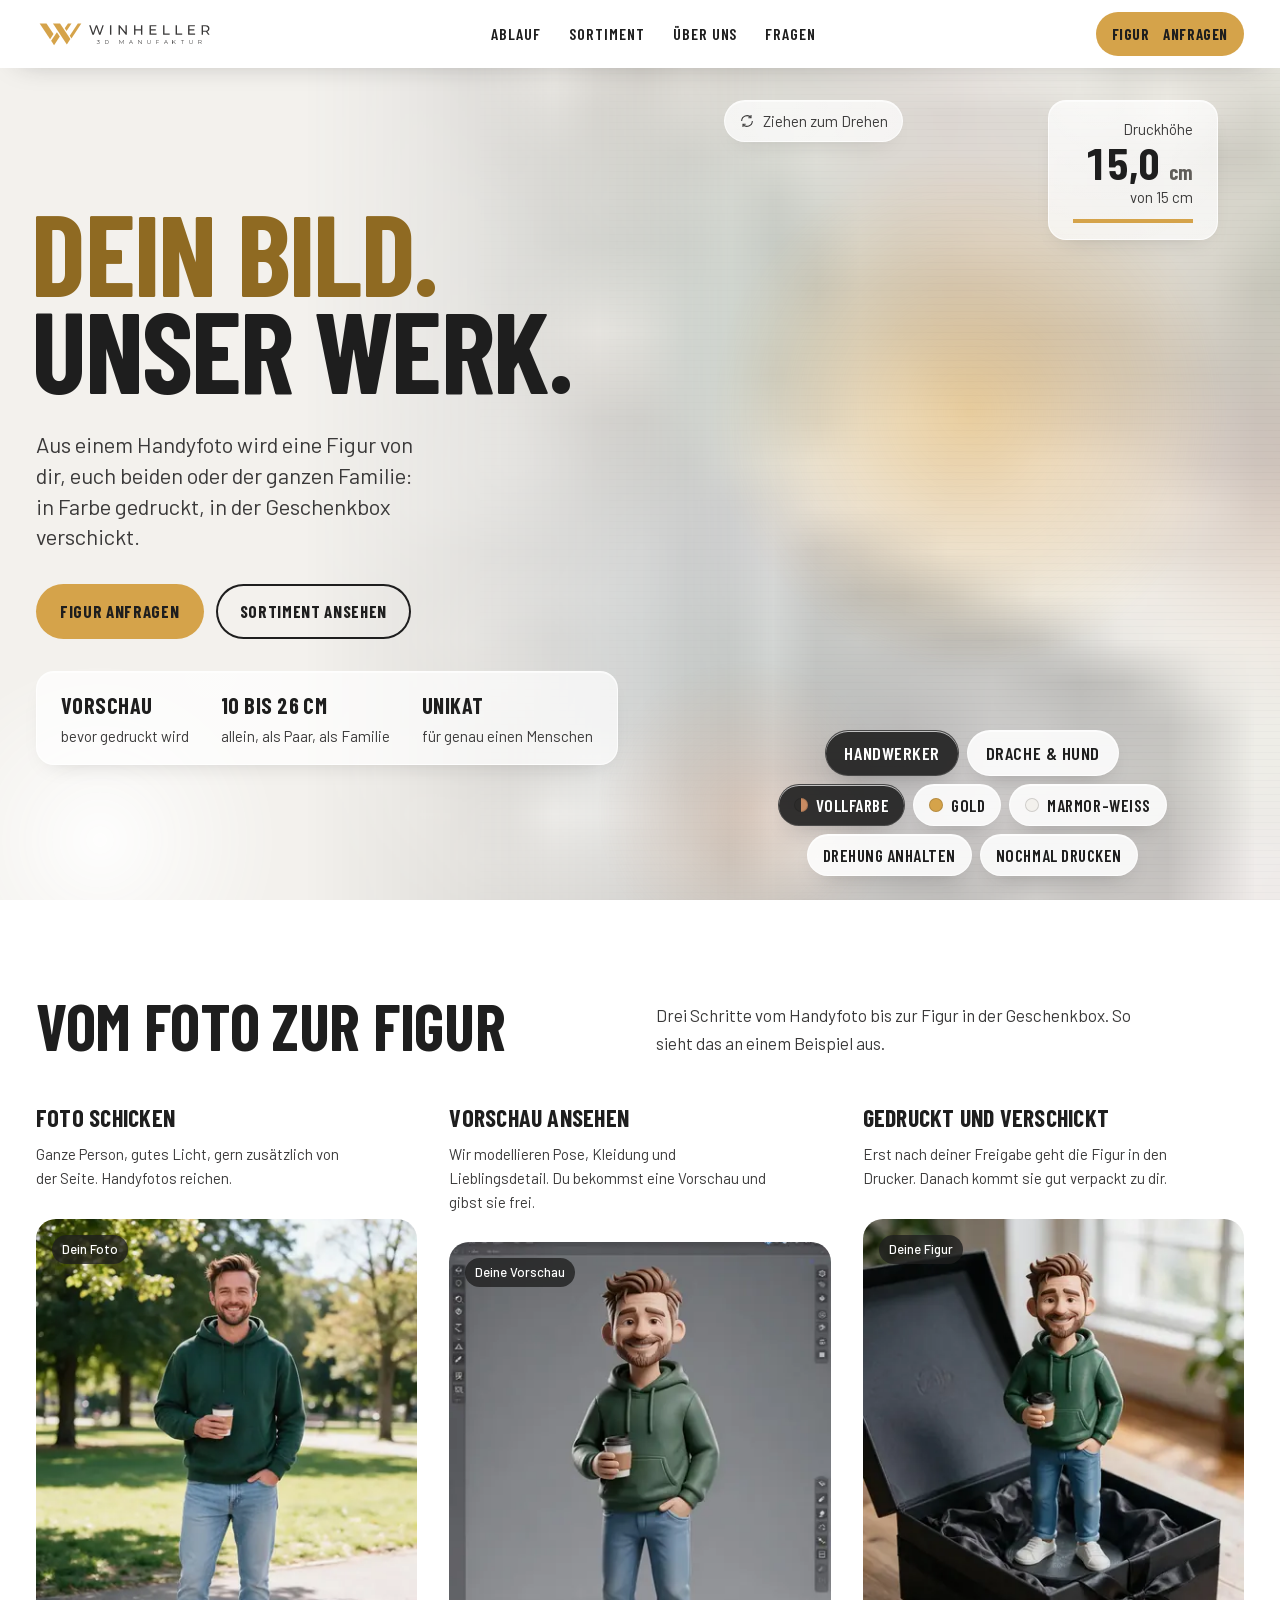
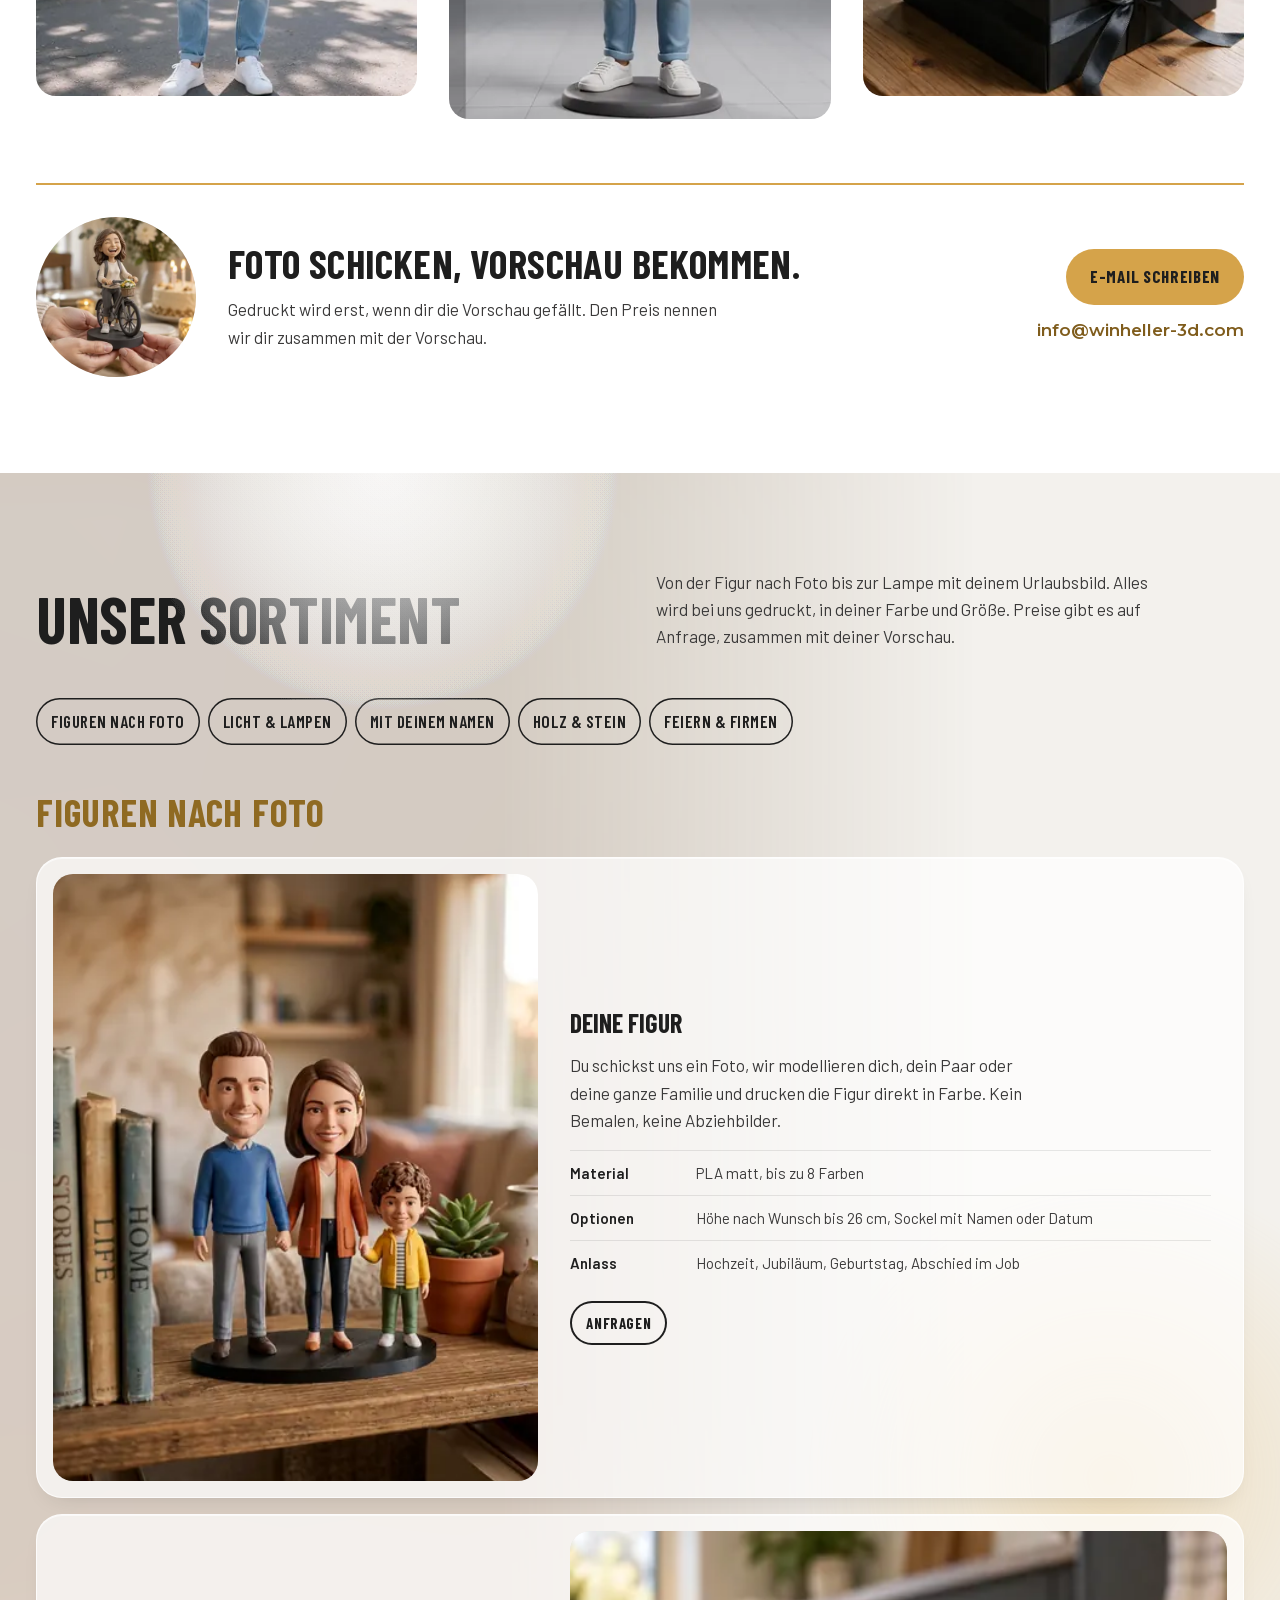
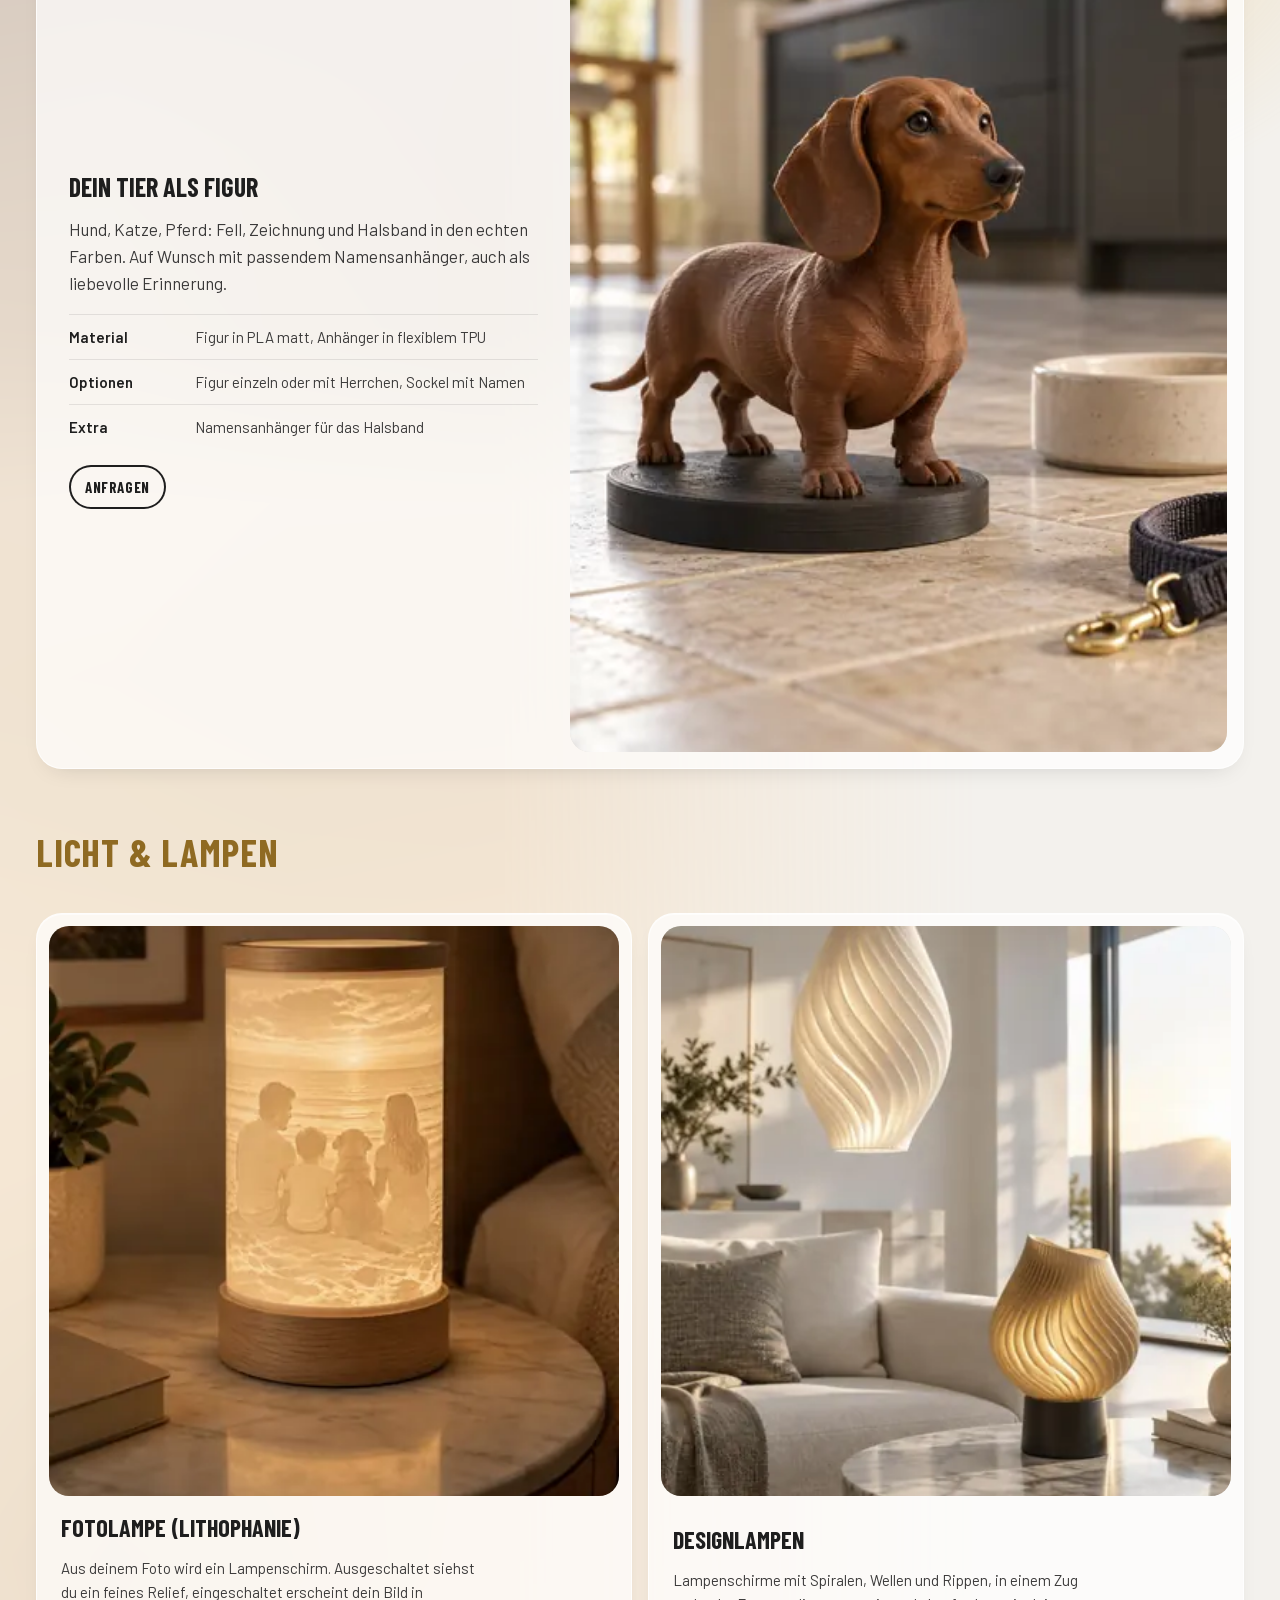
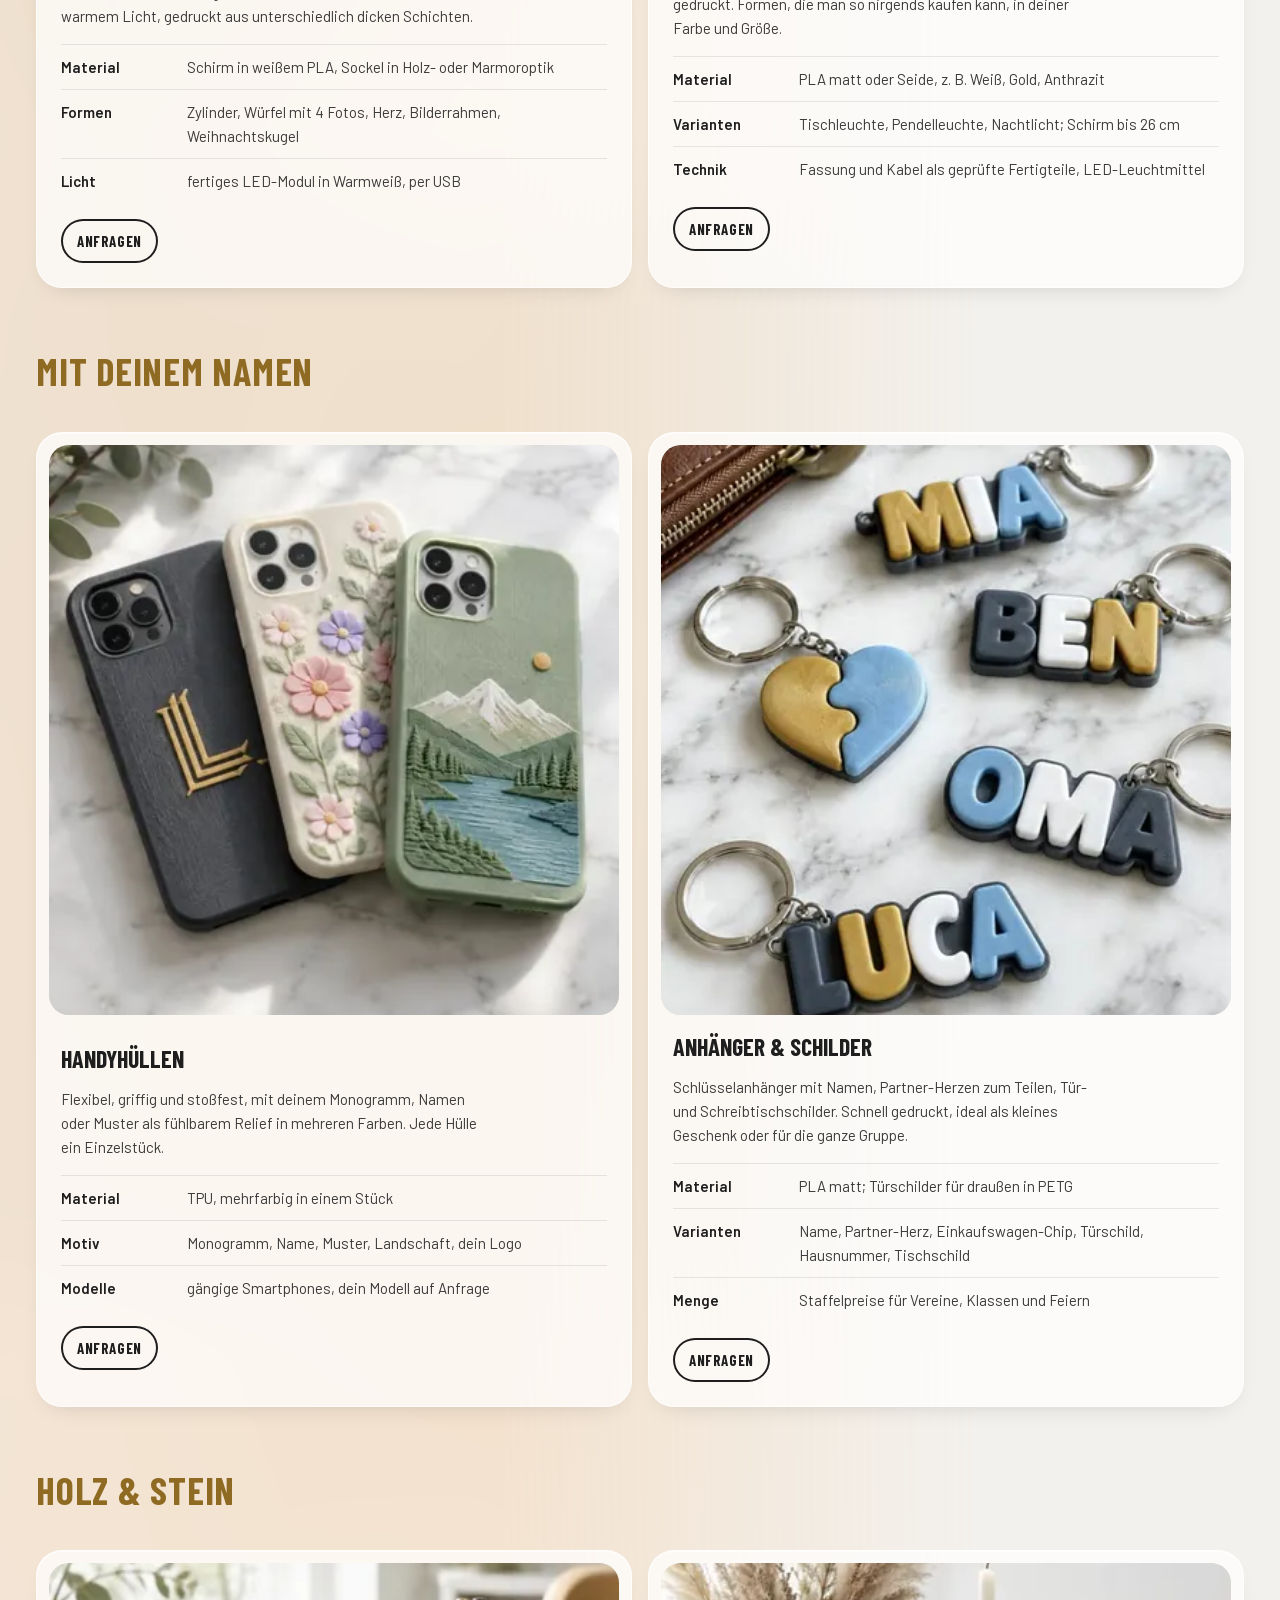
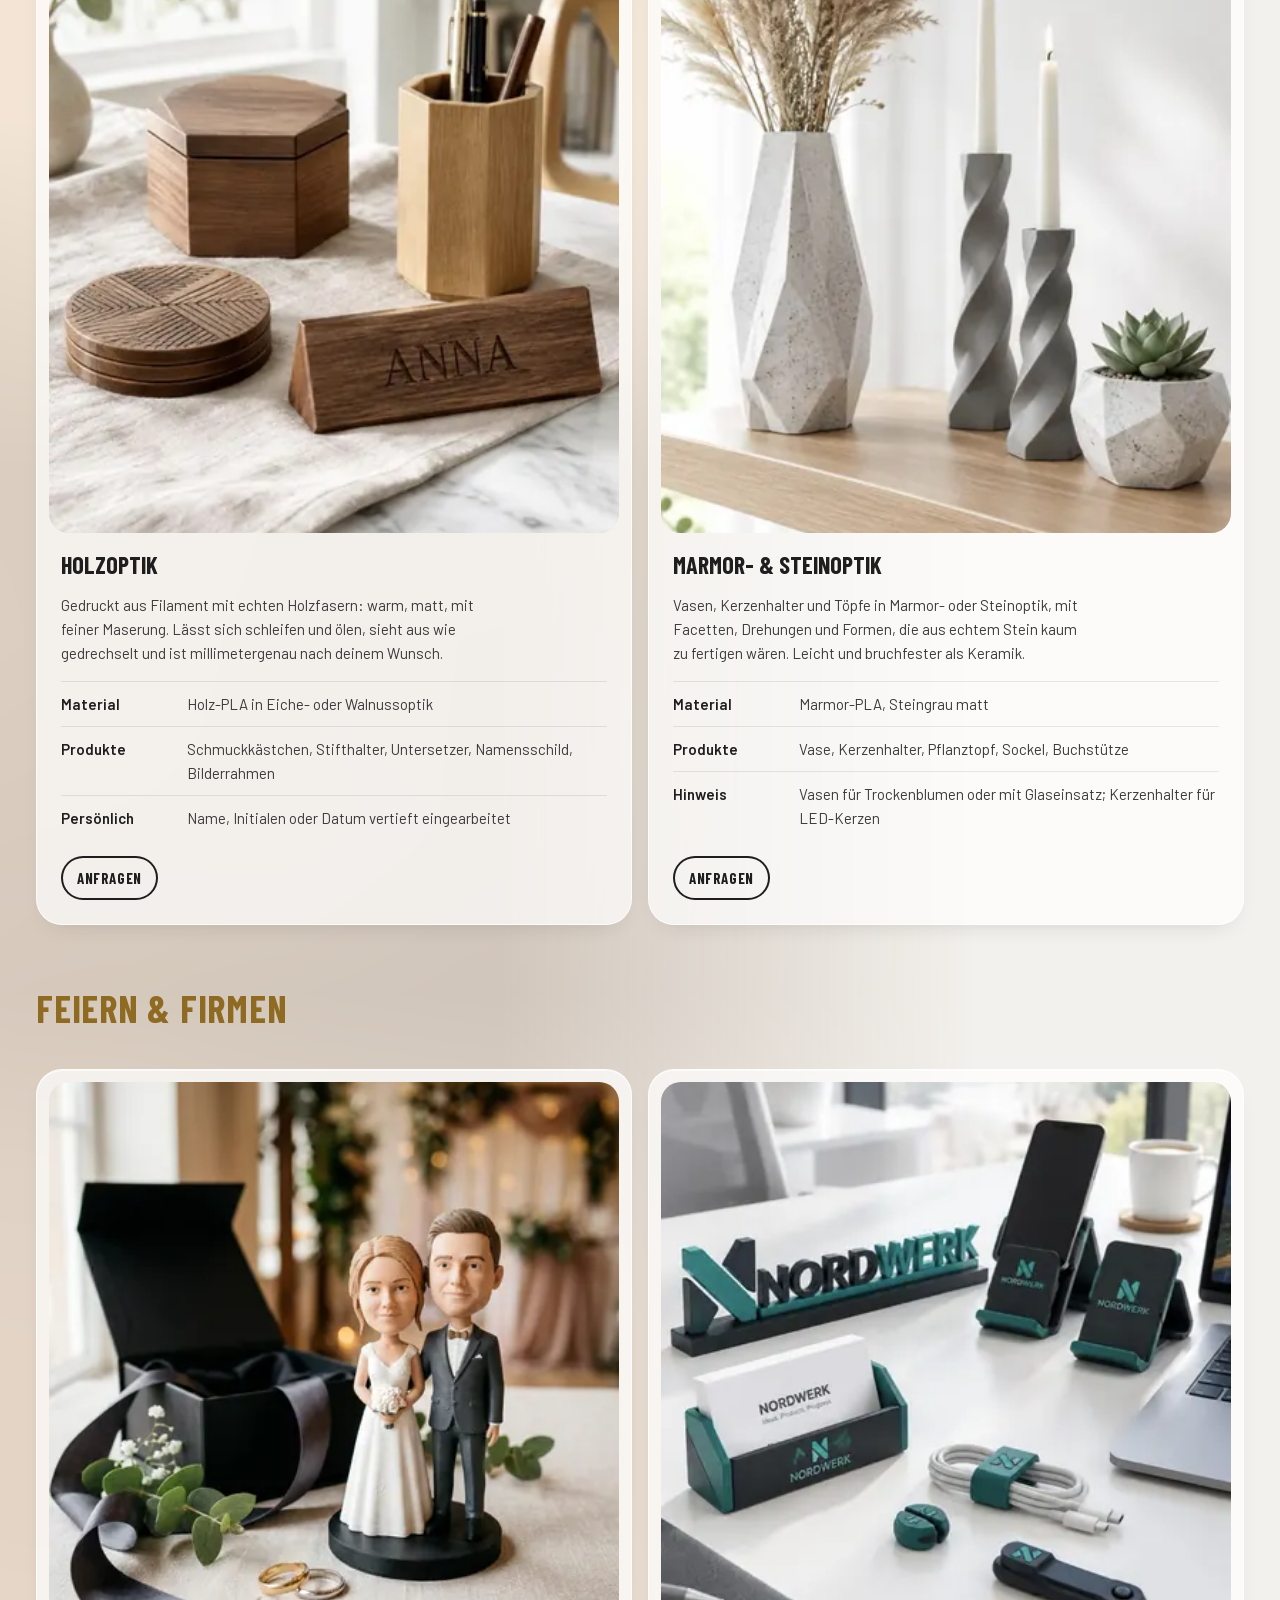
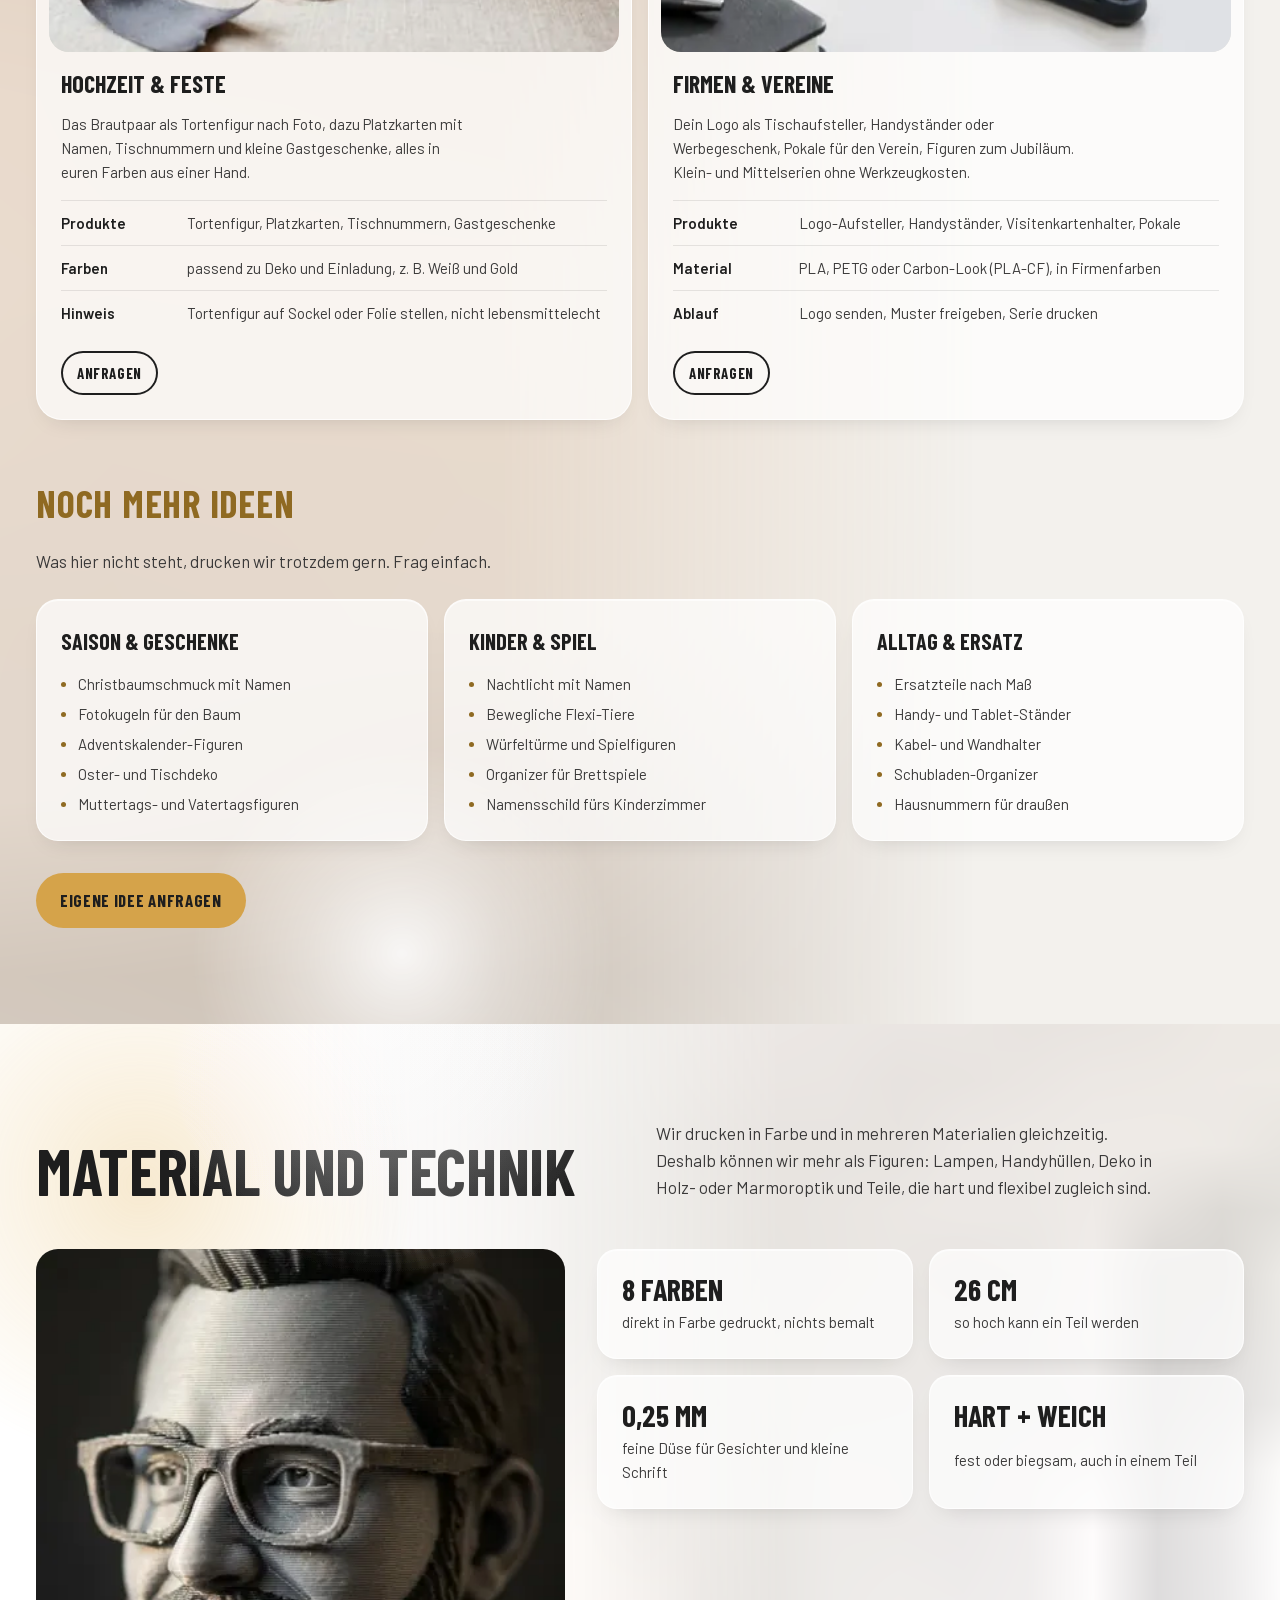
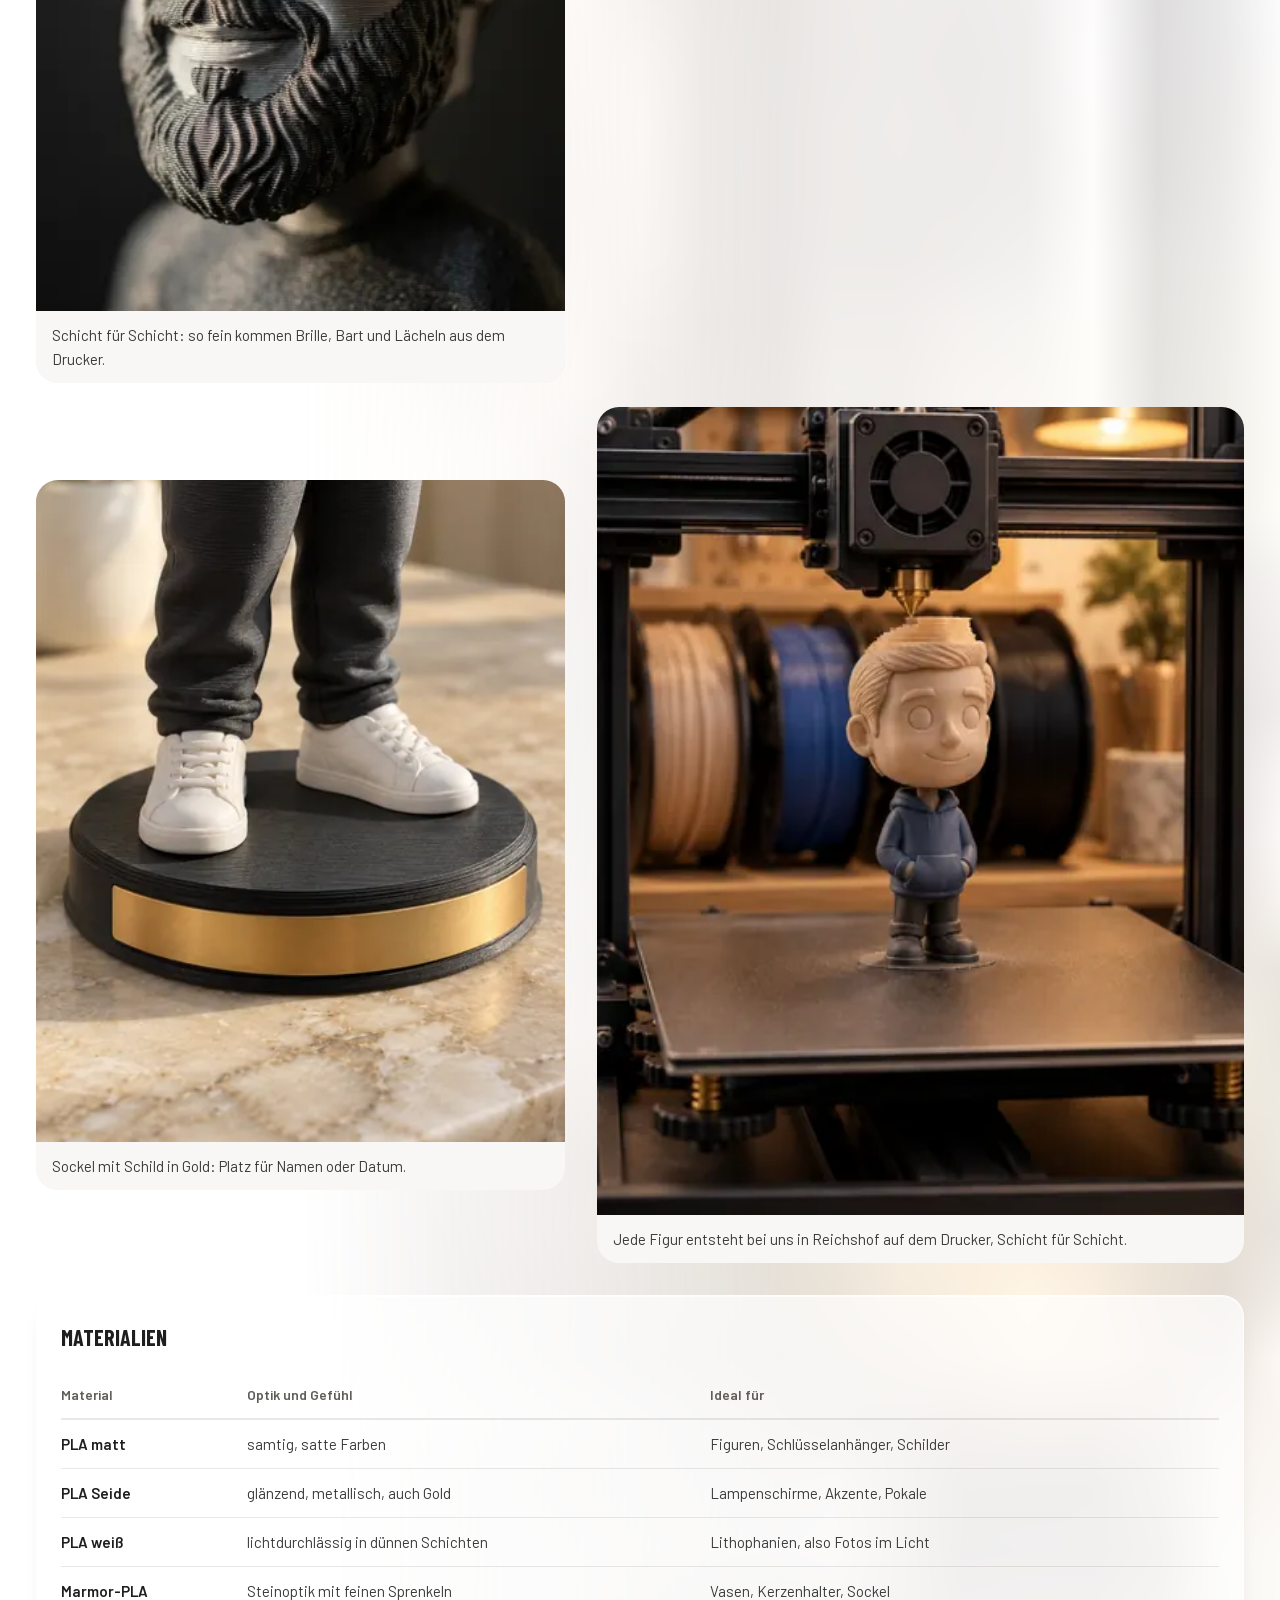
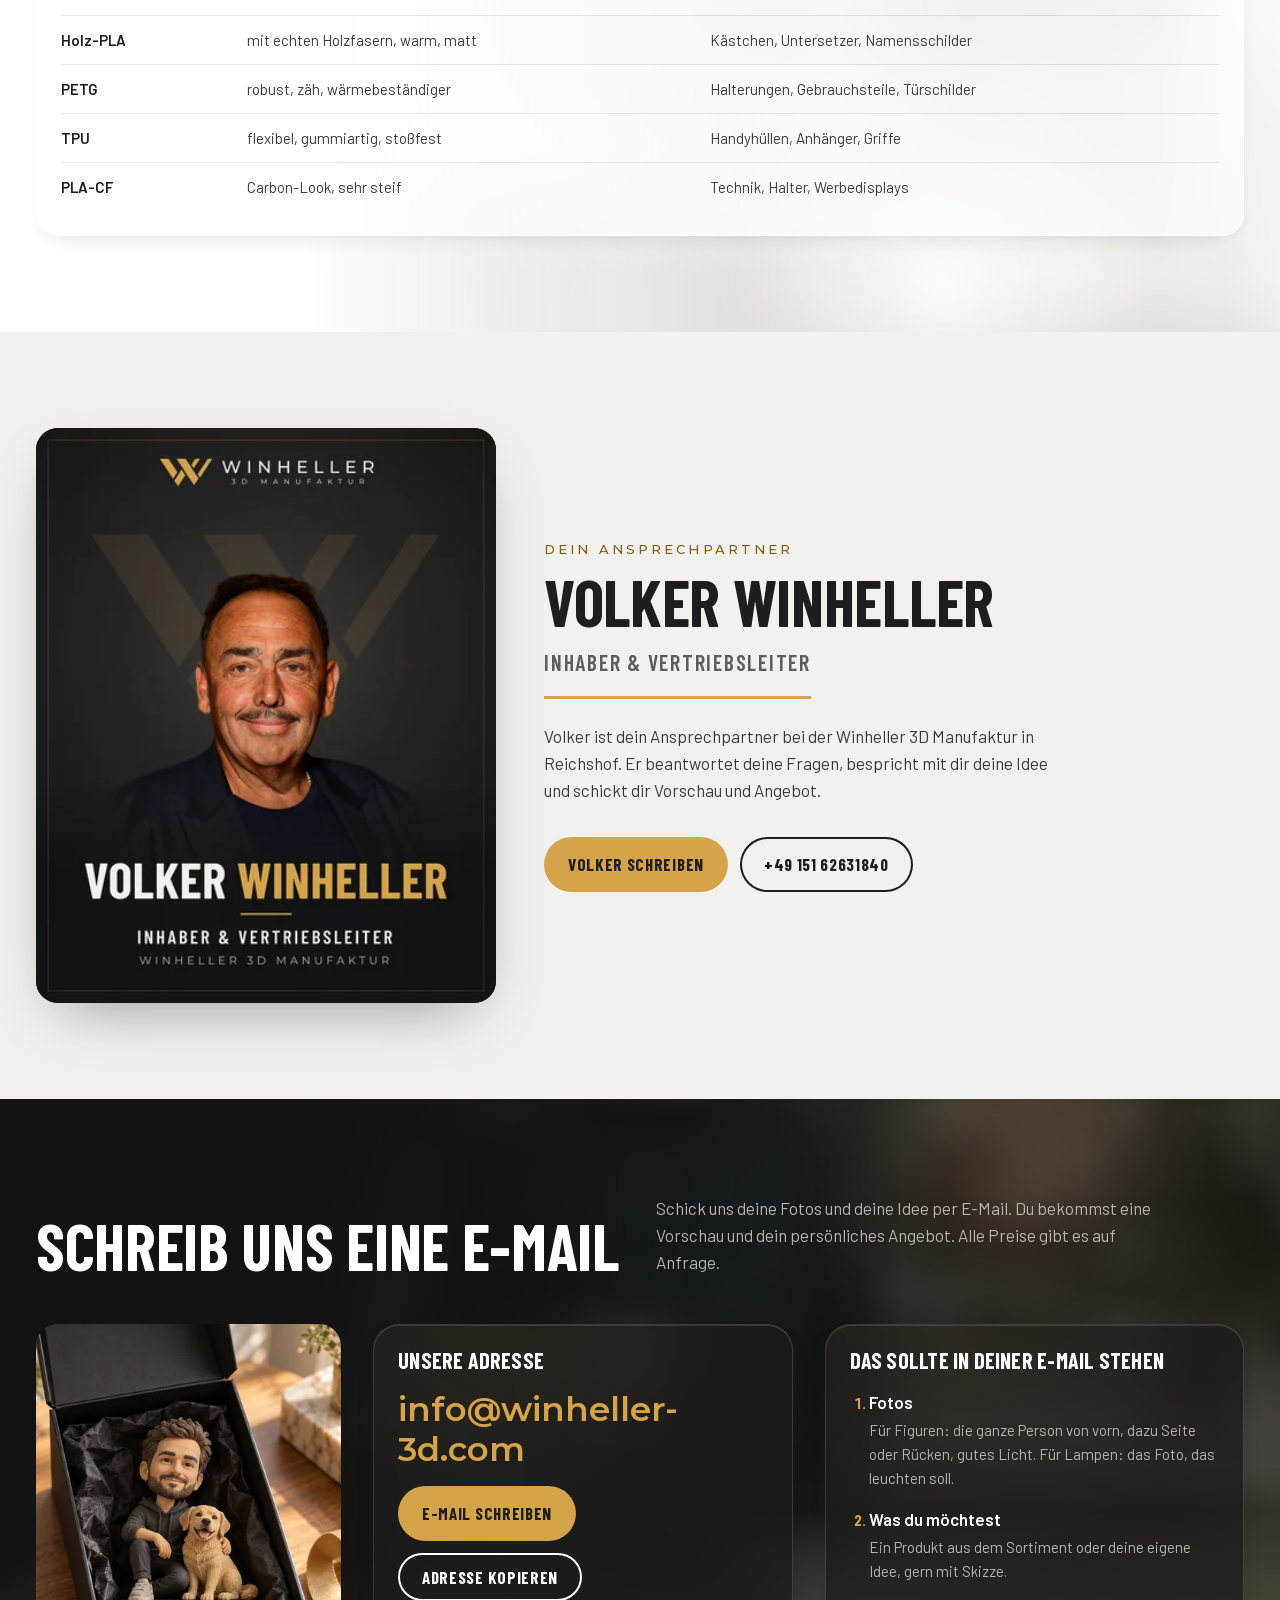
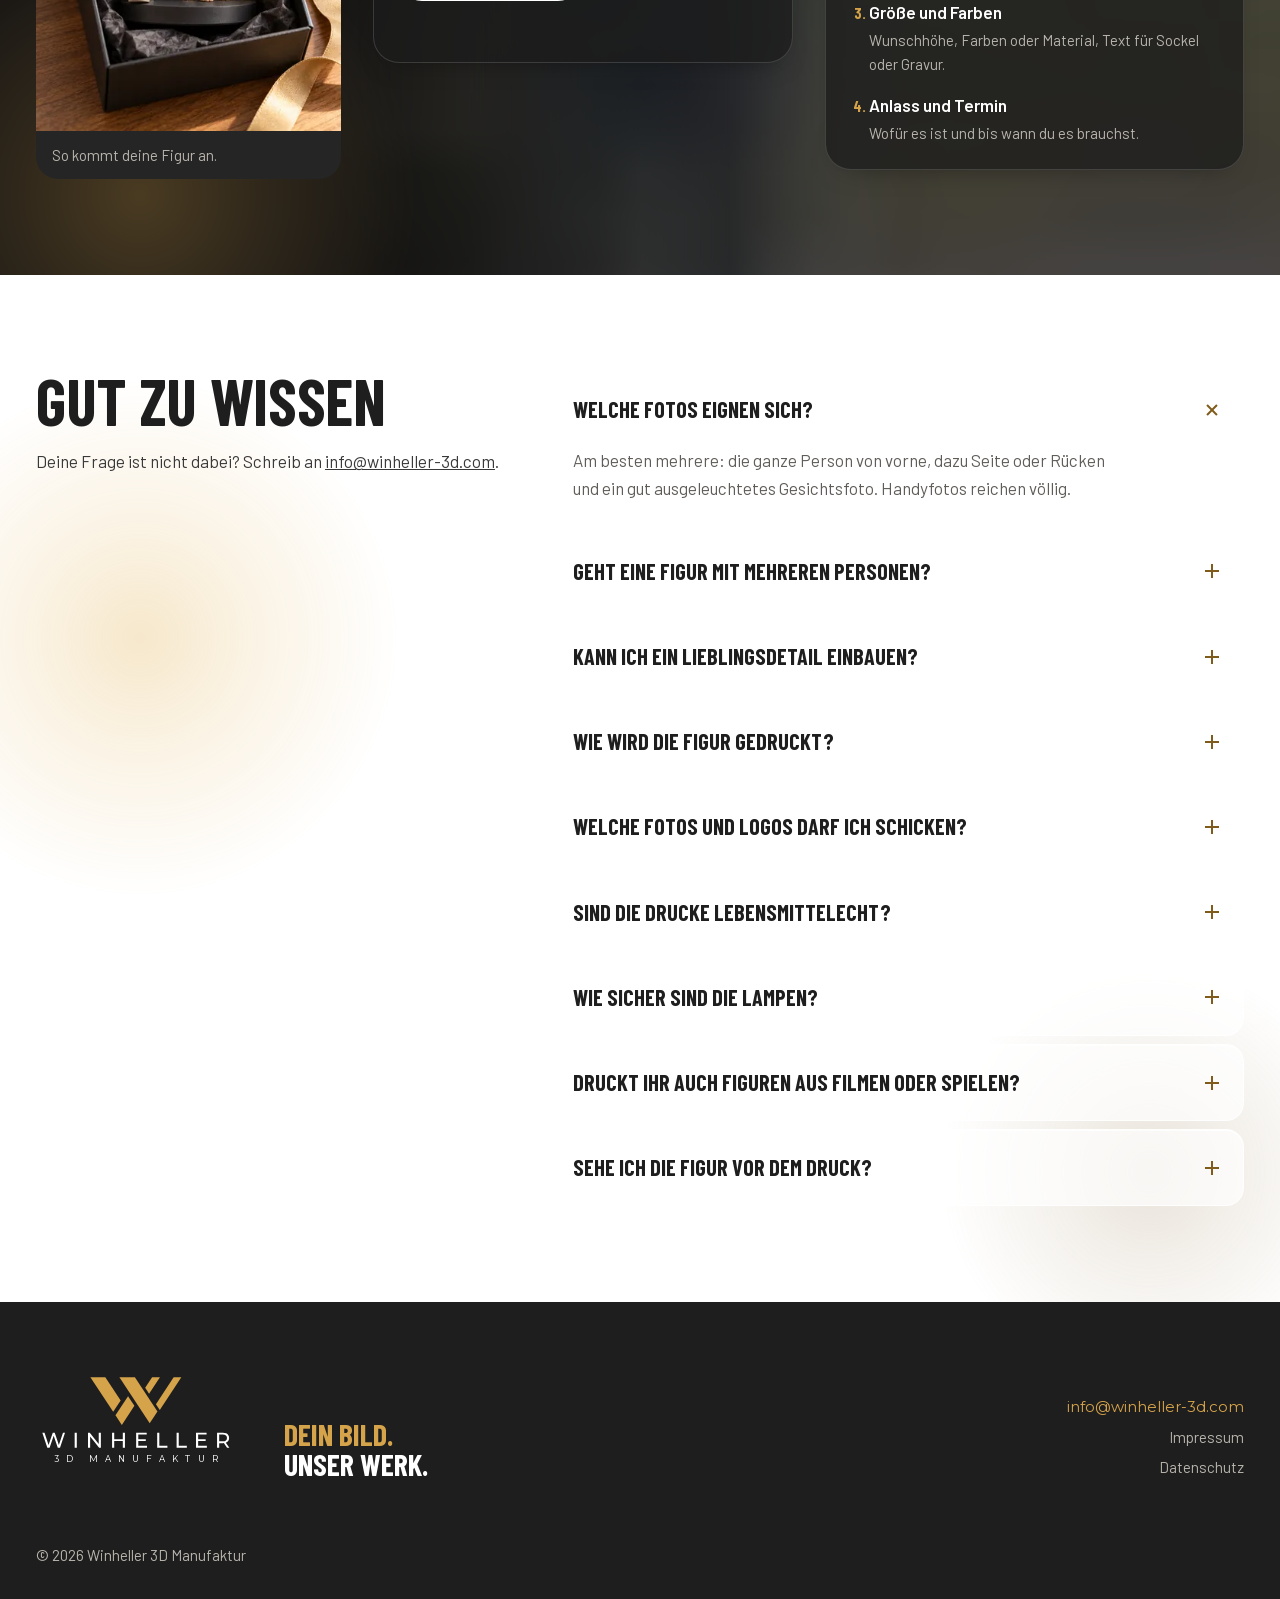
<file: index.html>
<!doctype html>
<html lang="de">
<head>
<meta charset="utf-8">
<meta name="viewport" content="width=device-width, initial-scale=1, viewport-fit=cover">
<title>Winheller 3D Manufaktur – Deine Figur aus dem 3D-Drucker</title>
<meta name="description" content="Personalisierte 3D-Figuren nach deinem Foto: modelliert, in Farbe gedruckt und als Unikat verschickt. Dazu Fotolampen, Anhänger und Deko aus Reichshof. Jetzt anfragen.">
<meta name="theme-color" content="#F3F1ED">
<link rel="canonical" href="https://winheller-3d.com/">
<meta property="og:type" content="website">
<meta property="og:locale" content="de_DE">
<meta property="og:site_name" content="Winheller 3D Manufaktur">
<meta property="og:url" content="https://winheller-3d.com/">
<meta property="og:title" content="Winheller 3D Manufaktur – Dein Bild. Unser Werk.">
<meta property="og:description" content="Personalisierte 3D-Figuren nach deinem Foto, in Farbe gedruckt. Vorschau vor dem Druck, Preise auf Anfrage.">
<meta property="og:image" content="https://winheller-3d.com/img/og.jpg">
<meta property="og:image:width" content="1200">
<meta property="og:image:height" content="630">
<meta property="og:image:alt" content="Winheller 3D Manufaktur: Dein Bild. Unser Werk. Figur in einer Geschenkbox.">
<meta name="twitter:card" content="summary_large_image">
<meta name="twitter:title" content="Winheller 3D Manufaktur – Dein Bild. Unser Werk.">
<meta name="twitter:description" content="Personalisierte 3D-Figuren nach deinem Foto, in Farbe gedruckt.">
<meta name="twitter:image" content="https://winheller-3d.com/img/og.jpg">
<link rel="icon" href="img/favicon.svg" type="image/svg+xml">
<link rel="preload" href="css/fonts/BarlowCondensed-700-latin.woff2" as="font" type="font/woff2" crossorigin>
<link rel="preload" href="css/fonts/Barlow-400-latin.woff2" as="font" type="font/woff2" crossorigin>
<link rel="stylesheet" href="css/style.css?v=20261102">
<link rel="preload" href="img/hero-800.webp" as="image" fetchpriority="high">
<script>document.documentElement.classList.add('js');setTimeout(function(){if(!window.__rv)document.documentElement.classList.remove('js')},2500)</script>
<script type="application/ld+json">
{
  "@context": "https://schema.org",
  "@graph": [
    {
      "@type": "LocalBusiness",
      "@id": "https://winheller-3d.com/#business",
      "name": "Winheller 3D Manufaktur",
      "url": "https://winheller-3d.com/",
      "email": "info@winheller-3d.com",
      "telephone": "+49 151 62631840",
      "image": "https://winheller-3d.com/img/og.jpg",
      "logo": "https://winheller-3d.com/img/favicon.svg",
      "description": "Personalisierte 3D-Figuren nach Foto, Fotolampen, Anhänger und Deko aus dem Mehrfarben-3D-Drucker. Jedes Stück ein Unikat, Vorschau vor dem Druck.",
      "address": {
        "@type": "PostalAddress",
        "streetAddress": "Hochstraße 4",
        "postalCode": "51580",
        "addressLocality": "Reichshof",
        "addressCountry": "DE"
      },
      "founder": {"@type": "Person", "name": "Volker Winheller"},
      "areaServed": "DE",
      "priceRange": "Preise auf Anfrage",
      "hasOfferCatalog": {
        "@type": "OfferCatalog",
        "name": "Sortiment",
        "itemListElement": [
          {"@type": "Offer", "itemOffered": {"@type": "Product", "name": "Personalisierte 3D-Figur nach Foto", "description": "Figur nach deinem Foto, allein, als Paar oder Familie, in Farbe gedruckt, 10 bis 26 cm.", "image": "https://winheller-3d.com/img/katalog/figur-paar-800.webp", "url": "https://winheller-3d.com/#s-figuren"}},
          {"@type": "Offer", "itemOffered": {"@type": "Product", "name": "Haustier-Figur nach Foto", "description": "Hund, Katze oder Pferd als Figur in den echten Farben, auf Wunsch mit Namensanhänger.", "image": "https://winheller-3d.com/img/katalog/tier-800.webp", "url": "https://winheller-3d.com/#s-figuren"}},
          {"@type": "Offer", "itemOffered": {"@type": "Product", "name": "Fotolampe (Lithophanie)", "description": "Lampenschirm aus deinem Foto, das eingeschaltet in warmem Licht erscheint.", "image": "https://winheller-3d.com/img/katalog/fotolampe-800.webp", "url": "https://winheller-3d.com/#s-licht"}},
          {"@type": "Offer", "itemOffered": {"@type": "Product", "name": "Designlampen aus dem 3D-Drucker", "description": "Tisch- und Pendelleuchten mit Spiralen, Wellen und Rippen in deiner Farbe und Größe.", "image": "https://winheller-3d.com/img/katalog/designlampe-800.webp", "url": "https://winheller-3d.com/#s-licht"}},
          {"@type": "Offer", "itemOffered": {"@type": "Product", "name": "Handyhüllen mit Relief", "description": "Flexible Hülle mit Monogramm, Namen oder Muster als fühlbarem Relief.", "image": "https://winheller-3d.com/img/katalog/handyhuellen-800.webp", "url": "https://winheller-3d.com/#s-namen"}},
          {"@type": "Offer", "itemOffered": {"@type": "Product", "name": "Schlüsselanhänger und Schilder mit Namen", "description": "Anhänger, Partner-Herzen, Tür- und Tischschilder, auch in Mengen für Vereine und Feiern.", "image": "https://winheller-3d.com/img/katalog/anhaenger-800.webp", "url": "https://winheller-3d.com/#s-namen"}},
          {"@type": "Offer", "itemOffered": {"@type": "Product", "name": "Deko in Holzoptik", "description": "Kästchen, Untersetzer, Stifthalter und Namensschilder aus Filament mit echten Holzfasern.", "image": "https://winheller-3d.com/img/katalog/holz-800.webp", "url": "https://winheller-3d.com/#s-holz-stein"}},
          {"@type": "Offer", "itemOffered": {"@type": "Product", "name": "Vasen und Kerzenhalter in Marmor- und Steinoptik", "description": "Facettierte Vasen, Kerzenhalter und Töpfe aus Marmor-PLA.", "image": "https://winheller-3d.com/img/katalog/stein-800.webp", "url": "https://winheller-3d.com/#s-holz-stein"}},
          {"@type": "Offer", "itemOffered": {"@type": "Product", "name": "Hochzeit: Tortenfigur, Platzkarten, Gastgeschenke", "description": "Brautpaar als Figur nach Foto, dazu Platzkarten und Tischnummern in euren Farben.", "image": "https://winheller-3d.com/img/katalog/hochzeit-800.webp", "url": "https://winheller-3d.com/#s-anlaesse"}},
          {"@type": "Offer", "itemOffered": {"@type": "Product", "name": "Firmen und Vereine: Logo-Aufsteller, Pokale, Kleinserien", "description": "Logo als Aufsteller oder Werbegeschenk, Pokale, Klein- und Mittelserien ohne Werkzeugkosten.", "image": "https://winheller-3d.com/img/katalog/firmen-800.webp", "url": "https://winheller-3d.com/#s-anlaesse"}}
        ]
      }
    },
    {
      "@type": "WebSite",
      "@id": "https://winheller-3d.com/#website",
      "url": "https://winheller-3d.com/",
      "name": "Winheller 3D Manufaktur",
      "inLanguage": "de",
      "publisher": {"@id": "https://winheller-3d.com/#business"}
    }
  ]
}
</script>
</head>
<body>
<a class="skip" href="#top">Zum Inhalt springen</a>
<svg width="0" height="0" style="position:absolute" aria-hidden="true"><defs><symbol id="lg-stack" viewBox="0 0 709 398">
<g transform="translate(192.8,40.0) scale(0.9800)" style="fill:var(--lg-gold,#D5A34A)"><polygon points="0,0 54,0 109.5,84.1 82.5,125.0"/><polygon points="105,0 161,0 242.6,123.6 214.6,166.1"/><polygon points="136.2,68.5 159.2,103.4 113.8,172.3 90.7,137.4"/><polygon points="301.3,0 329,0 251.0,118.2 237.2,97.2"/><polygon points="223.3,0 251.6,0 212.3,59.5 198.2,38.1"/></g>
<path transform="translate(20.0,236.6)" style="fill:var(--lg-ink,#3A3939)" d="M20.14 53.0 2.422857142857143 -7.105427357601002e-15H10.221428571428572L24.531428571428574 43.081428571428575L39.44714285714286 -7.105427357601002e-15H46.41285714285715L61.025714285714294 43.308571428571426L75.63857142857144 -7.105427357601002e-15H82.83142857142857L65.11428571428571 53.0H57.16428571428572L42.70285714285715 10.675714285714285L28.241428571428575 53.0ZM117.05428571428571 53.0V-7.105427357601002e-15H124.62571428571428V53.0ZM164.37571428571425 53.0V-7.105427357601002e-15H170.5842857142857L202.38428571428568 39.52285714285714V-7.105427357601002e-15H209.95571428571427V53.0H203.74714285714285L171.94714285714284 13.477142857142852V53.0ZM287.7142857142857 -7.105427357601002e-15H295.2857142857143V53.0H287.7142857142857V29.377142857142854H257.27714285714285V53.0H249.70571428571427V-7.105427357601002e-15H257.27714285714285V22.79H287.7142857142857ZM342.6071428571429 46.41285714285714H373.49857142857144V53.0H335.0357142857143V-7.105427357601002e-15H372.43857142857144V6.587142857142851H342.6071428571429V22.865714285714283H369.18285714285713V29.30142857142857H342.6071428571429ZM409.6142857142857 53.0V-7.105427357601002e-15H417.1857142857143V46.41285714285714H445.88142857142856V53.0ZM478.43857142857144 53.0V-7.105427357601002e-15H486.01V46.41285714285714H514.7057142857143V53.0ZM554.8342857142858 46.41285714285714H585.7257142857143V53.0H547.2628571428572V-7.105427357601002e-15H584.6657142857143V6.587142857142851H554.8342857142858V22.865714285714283H581.4100000000001V29.30142857142857H554.8342857142858ZM621.8414285714287 53.0V-7.105427357601002e-15H642.5114285714286Q649.4771428571429 -7.105427357601002e-15 654.3985714285715 2.1957142857142813Q659.32 4.39142857142857 661.97 8.555714285714284Q664.62 12.719999999999999 664.62 18.474285714285713Q664.62 24.228571428571428 661.97 28.354999999999997Q659.32 32.481428571428566 654.3985714285715 34.677142857142854Q653.7171428571429 34.98 652.96 35.28285714285714L665.5285714285715 53.0H657.2757142857143L645.8428571428572 36.721428571428575Q644.2528571428571 36.87285714285714 642.5114285714286 36.87285714285714H629.4128571428572V53.0ZM629.4128571428572 30.437142857142856H642.2842857142857Q649.5528571428572 30.437142857142856 653.3007142857143 27.294999999999998Q657.0485714285714 24.15285714285714 657.0485714285714 18.474285714285713Q657.0485714285714 12.795714285714283 653.3007142857143 9.691428571428567Q649.5528571428572 6.587142857142851 642.2842857142857 6.587142857142851H629.4128571428572Z"/>
<text x="63.8" y="341.6" textLength="580" lengthAdjust="spacing" style="fill:var(--lg-ink,#3A3939);font-family:Montserrat,system-ui,sans-serif;font-weight:400;font-size:30.5px">3D MANUFAKTUR</text>
</symbol><symbol id="lg-quer" viewBox="0 0 969 180">
<g transform="translate(20.0,30.0) scale(0.6977)" style="fill:var(--lg-gold,#D5A34A)"><polygon points="0,0 54,0 109.5,84.1 82.5,125.0"/><polygon points="105,0 161,0 242.6,123.6 214.6,166.1"/><polygon points="136.2,68.5 159.2,103.4 113.8,172.3 90.7,137.4"/><polygon points="301.3,0 329,0 251.0,118.2 237.2,97.2"/><polygon points="223.3,0 251.6,0 212.3,59.5 198.2,38.1"/></g>
<path transform="translate(290.2,39.5)" style="fill:var(--lg-ink,#3A3939)" d="M20.14 53.0 2.422857142857143 -7.105427357601002e-15H10.221428571428572L24.531428571428574 43.081428571428575L39.44714285714286 -7.105427357601002e-15H46.41285714285715L61.025714285714294 43.308571428571426L75.63857142857144 -7.105427357601002e-15H82.83142857142857L65.11428571428571 53.0H57.16428571428572L42.70285714285715 10.675714285714285L28.241428571428575 53.0ZM117.05428571428571 53.0V-7.105427357601002e-15H124.62571428571428V53.0ZM164.37571428571425 53.0V-7.105427357601002e-15H170.5842857142857L202.38428571428568 39.52285714285714V-7.105427357601002e-15H209.95571428571427V53.0H203.74714285714285L171.94714285714284 13.477142857142852V53.0ZM287.7142857142857 -7.105427357601002e-15H295.2857142857143V53.0H287.7142857142857V29.377142857142854H257.27714285714285V53.0H249.70571428571427V-7.105427357601002e-15H257.27714285714285V22.79H287.7142857142857ZM342.6071428571429 46.41285714285714H373.49857142857144V53.0H335.0357142857143V-7.105427357601002e-15H372.43857142857144V6.587142857142851H342.6071428571429V22.865714285714283H369.18285714285713V29.30142857142857H342.6071428571429ZM409.6142857142857 53.0V-7.105427357601002e-15H417.1857142857143V46.41285714285714H445.88142857142856V53.0ZM478.43857142857144 53.0V-7.105427357601002e-15H486.01V46.41285714285714H514.7057142857143V53.0ZM554.8342857142858 46.41285714285714H585.7257142857143V53.0H547.2628571428572V-7.105427357601002e-15H584.6657142857143V6.587142857142851H554.8342857142858V22.865714285714283H581.4100000000001V29.30142857142857H554.8342857142858ZM621.8414285714287 53.0V-7.105427357601002e-15H642.5114285714286Q649.4771428571429 -7.105427357601002e-15 654.3985714285715 2.1957142857142813Q659.32 4.39142857142857 661.97 8.555714285714284Q664.62 12.719999999999999 664.62 18.474285714285713Q664.62 24.228571428571428 661.97 28.354999999999997Q659.32 32.481428571428566 654.3985714285715 34.677142857142854Q653.7171428571429 34.98 652.96 35.28285714285714L665.5285714285715 53.0H657.2757142857143L645.8428571428572 36.721428571428575Q644.2528571428571 36.87285714285714 642.5114285714286 36.87285714285714H629.4128571428572V53.0ZM629.4128571428572 30.437142857142856H642.2842857142857Q649.5528571428572 30.437142857142856 653.3007142857143 27.294999999999998Q657.0485714285714 24.15285714285714 657.0485714285714 18.474285714285713Q657.0485714285714 12.795714285714283 653.3007142857143 9.691428571428567Q649.5528571428572 6.587142857142851 642.2842857142857 6.587142857142851H629.4128571428572Z"/>
<text x="334.1" y="140.5" textLength="580" lengthAdjust="spacing" style="fill:var(--lg-ink,#3A3939);font-family:Montserrat,system-ui,sans-serif;font-weight:400;font-size:30.5px">3D MANUFAKTUR</text>
</symbol><symbol id="lg-mark" viewBox="0 0 410 410">
<g transform="translate(40.0,119.0) scale(1.0000)" style="fill:var(--lg-gold,#D5A34A)"><polygon points="0,0 54,0 109.5,84.1 82.5,125.0"/><polygon points="105,0 161,0 242.6,123.6 214.6,166.1"/><polygon points="136.2,68.5 159.2,103.4 113.8,172.3 90.7,137.4"/><polygon points="301.3,0 329,0 251.0,118.2 237.2,97.2"/><polygon points="223.3,0 251.6,0 212.3,59.5 198.2,38.1"/></g>
</symbol></defs></svg>
<svg width="0" height="0" style="position:absolute" aria-hidden="true"><defs>
<symbol id="figur" viewBox="0 0 40 100"><circle cx="20" cy="11" r="8"/><path d="M8 24q12-6 24 0l3 32h-6l-2 40h-6l-1-30-1 30h-6l-2-40H5z"/></symbol>
</defs></svg>

<header class="nav" id="nav">
  <div class="wrap nav__in">
    <a href="#top" aria-label="Winheller 3D Manufaktur, zum Anfang" translate="no"><svg class="lg nav__logo" viewBox="0 0 969 180" role="img" aria-label="Winheller 3D Manufaktur"><use href="#lg-quer"/></svg></a>
    <nav class="nav__links" aria-label="Hauptnavigation">
      <a href="#ablauf">Ablauf</a><a href="#sortiment">Sortiment</a><a href="#team">Über uns</a><a href="#fragen">Fragen</a>
    </nav>
    <a class="btn btn--s" href="#anfrage"><span class="btn__long">Figur&nbsp;</span>anfragen</a>
    <details class="menu" id="menu">
      <summary aria-label="Menü öffnen">Menü</summary>
      <nav class="menu__panel" aria-label="Hauptnavigation (Handy)">
        <a href="#ablauf">Ablauf</a><a href="#werkstatt">Werkstatt</a><a href="#sortiment">Sortiment</a><a href="#team">Über uns</a><a href="#anfrage">Anfrage</a><a href="#fragen">Fragen</a>
      </nav>
    </details>
  </div>
</header>

<main id="top">
  <section class="hero" aria-labelledby="claim">
    <div class="backdrop backdrop--hero" aria-hidden="true"><i></i><i></i><i></i></div>
    <div class="wrap hero__in">
      <div class="hero__copy">
        <h1 class="claim" id="claim"><span class="claim__a">Dein Bild.</span><span class="claim__b">Unser Werk.</span></h1>
        <p class="hero__sub">Aus einem Handyfoto wird eine Figur von dir, euch beiden oder der ganzen Familie: in Farbe gedruckt, in der Geschenkbox verschickt.</p>
        <div class="hero__btns">
          <a class="btn" href="#anfrage">Figur anfragen</a>
          <a class="btn btn--line" href="#sortiment">Sortiment ansehen</a>
        </div>
        <div class="hero__facts glass">
          <p><b>Vorschau</b>bevor gedruckt wird</p>
          <p><b>10 bis 26 cm</b>allein, als Paar, als Familie</p>
          <p><b>Unikat</b>für genau einen Menschen</p>
        </div>
      </div>
      <div class="hero__media">
      <div class="stage" id="stage" tabindex="0" role="group" aria-roledescription="3D-Ansicht" aria-label="3D-Modell einer Beispielfigur. Zum Drehen ziehen oder Pfeiltasten nutzen.">
        <div class="stage__fallback" id="fallback"><img src="img/hero-800.webp" srcset="img/hero-400.webp 400w, img/hero-800.webp 800w" sizes="(max-width:900px) 100vw, 520px" alt="Paarfigur aus dem 3D-Drucker auf einem Holzschreibtisch neben Kaffeetasse und Notizbuch" width="800" height="1071" fetchpriority="high" decoding="async"></div>
        <p class="hint glass" id="hint" hidden><svg width="16" height="16" viewBox="0 0 24 24" fill="none" stroke="currentColor" stroke-width="1.6" aria-hidden="true"><path d="M4 12a8 8 0 0 1 14-5.3M20 12a8 8 0 0 1-14 5.3"/><path d="M18 3v4h-4M6 21v-4h4"/></svg>Ziehen zum Drehen</p>
        <div class="readout glass" id="readout" hidden aria-hidden="true">Druckhöhe<b class="num"><span id="hVal">0,0</span> <small>cm</small></b><span id="hOf">von 15 cm</span><span class="bar"><i id="hBar"></i></span></div>
      </div>
          <div class="dock" id="dock" hidden>
          <div class="dock__row" role="group" aria-label="Figur wählen"><button class="chip chip--model" type="button" data-model="figur" aria-pressed="true">Handwerker</button><button class="chip chip--model" type="button" data-model="drache" aria-pressed="false">Drache &amp; Hund</button></div>
          <div class="dock__row" role="group" aria-label="Ausführung und Druck">
          <button class="chip" type="button" data-finish="farbe" aria-pressed="true"><i style="background:conic-gradient(#c98b62 0 50%,#2d2c2b 0)"></i>Vollfarbe</button>
          <button class="chip" type="button" data-finish="gold" aria-pressed="false"><i style="background:#D5A34A"></i>Gold</button>
          <button class="chip" type="button" data-finish="weiss" aria-pressed="false"><i style="background:#F3F1ED"></i>Marmor-Weiß</button>
          <button class="chip" type="button" id="spinBtn" aria-pressed="false">Drehung anhalten</button>
          <button class="chip" type="button" id="printBtn">Nochmal drucken</button></div>
        </div>
      </div>
    </div>
  </section>

  <section class="band" id="ablauf" aria-labelledby="ablauf-h">
    <div class="wrap">
      <div class="head">
        <h2 id="ablauf-h">Vom Foto zur Figur</h2>
        <p class="lede">Drei Schritte vom Handyfoto bis zur Figur in der Geschenkbox. So sieht das an einem Beispiel aus.</p>
      </div>
      <ol class="flow">
        <li class="flow__step">
          <h3>Foto schicken</h3>
          <p>Ganze Person, gutes Licht, gern zusätzlich von der Seite. Handyfotos reichen.</p>
          <figure class="flow__media"><img src="img/schritt-1-800.webp" srcset="img/schritt-1-400.webp 400w, img/schritt-1-800.webp 800w, img/schritt-1-1200.webp 1200w" sizes="(max-width:960px) calc(100vw - 32px), 390px" alt="Beispielfoto: Mann im grünen Hoodie mit Kaffeebecher im Park" width="1200" height="1543" loading="lazy"><span class="tag">Dein Foto</span></figure>
        </li>
        <li class="flow__step">
          <h3>Vorschau ansehen</h3>
          <p>Wir modellieren Pose, Kleidung und Lieblingsdetail. Du bekommst eine Vorschau und gibst sie frei.</p>
          <figure class="flow__media"><img src="img/schritt-2-800.webp" srcset="img/schritt-2-400.webp 400w, img/schritt-2-800.webp 800w, img/schritt-2-1200.webp 1200w" sizes="(max-width:960px) calc(100vw - 32px), 390px" alt="3D-Vorschau der Figur im Modellierprogramm: Mann im Hoodie mit Kaffeebecher auf Sockel" width="1200" height="1543" loading="lazy"><span class="tag">Deine Vorschau</span></figure>
        </li>
        <li class="flow__step">
          <h3>Gedruckt und verschickt</h3>
          <p>Erst nach deiner Freigabe geht die Figur in den Drucker. Danach kommt sie gut verpackt zu dir.</p>
          <figure class="flow__media"><img src="img/schritt-3-800.webp" srcset="img/schritt-3-400.webp 400w, img/schritt-3-800.webp 800w, img/schritt-3-1200.webp 1200w" sizes="(max-width:960px) calc(100vw - 32px), 390px" alt="Fertige Figur im Hoodie mit Kaffeebecher in einer schwarzen Geschenkbox" width="1200" height="1543" loading="lazy"><span class="tag">Deine Figur</span></figure>
        </li>
      </ol>
      <div class="cta">
        <figure class="cta__media"><img src="img/geschenk-400.webp" srcset="img/geschenk-400.webp 400w, img/geschenk-800.webp 800w" sizes="160px" alt="Zwei Hände überreichen eine kleine 3D-gedruckte Figur einer lachenden Frau mit Fahrrad, im Hintergrund ein Geburtstagstisch" width="800" height="1062" loading="lazy"></figure>
        <div>
          <h3 class="cta__h">Foto schicken, Vorschau bekommen.</h3>
          <p class="lede">Gedruckt wird erst, wenn dir die Vorschau gefällt. Den Preis nennen wir dir zusammen mit der Vorschau.</p>
        </div>
        <div class="cta__btns">
          <a class="btn" href="mailto:info@winheller-3d.com?subject=Anfrage%3A%20Figur%20oder%20Produkt%20aus%20dem%20Sortiment&amp;body=Hallo%20Winheller%203D%20Manufaktur%2C%0A%0Aich%20interessiere%20mich%20f%C3%BCr%3A%20Figur%20oder%20Produkt%20aus%20dem%20Sortiment%0A%0AWunschgr%C3%B6%C3%9Fe%3A%0AFarben%20%2F%20Material%3A%0AAnlass%20und%20Wunschtermin%3A%0AMeine%20Idee%3A%0A%0AFotos%20h%C3%A4nge%20ich%20an.%0A%0AViele%20Gr%C3%BC%C3%9Fe%0A">E-Mail schreiben</a>
          <a class="cta__addr" href="mailto:info@winheller-3d.com" translate="no">info@winheller-3d.com</a>
        </div>
      </div>
    </div>
  </section>

  <section class="band band--marmor" id="sortiment" aria-labelledby="sortiment-h">
    <div class="backdrop backdrop--sortiment" aria-hidden="true"><i></i><i></i><i></i></div>
    <div class="wrap">
      <div class="head">
        <h2 id="sortiment-h">Unser Sortiment</h2>
        <p class="lede">Von der Figur nach Foto bis zur Lampe mit deinem Urlaubsbild. Alles wird bei uns gedruckt, in deiner Farbe und Größe. Preise gibt es auf Anfrage, zusammen mit deiner Vorschau.</p>
      </div>
      <nav class="cats" aria-label="Sortiment nach Bereichen">
        <a class="chip" href="#s-figuren">Figuren nach Foto</a>
        <a class="chip" href="#s-licht">Licht &amp; Lampen</a>
        <a class="chip" href="#s-namen">Mit deinem Namen</a>
        <a class="chip" href="#s-holz-stein">Holz &amp; Stein</a>
        <a class="chip" href="#s-anlaesse">Feiern &amp; Firmen</a>
      </nav>
      <div class="group" id="s-figuren">
        <h3 class="group__title">Figuren nach Foto</h3>
        <article class="item glass">
          <figure class="item__media"><img src="img/katalog/figur-paar-800.webp" srcset="img/katalog/figur-paar-400.webp 400w, img/katalog/figur-paar-800.webp 800w" sizes="(max-width:800px) calc(100vw - 64px), 480px" alt="Familienfigur aus dem 3D-Drucker: Vater, Mutter und Kind auf einem gemeinsamen Sockel im Wohnzimmerregal" width="800" height="1071" loading="lazy"></figure>
          <div class="item__body">
            <h4>Deine Figur</h4>
            <p>Du schickst uns ein Foto, wir modellieren dich, dein Paar oder deine ganze Familie und drucken die Figur direkt in Farbe. Kein Bemalen, keine Abziehbilder.</p>
            <dl class="item__facts">
              <div><dt>Material</dt><dd>PLA matt, bis zu 8 Farben</dd></div>
              <div><dt>Optionen</dt><dd>Höhe nach Wunsch bis 26 cm, Sockel mit Namen oder Datum</dd></div>
              <div><dt>Anlass</dt><dd>Hochzeit, Jubiläum, Geburtstag, Abschied im Job</dd></div>
            </dl>
            <a class="btn btn--s btn--line" href="mailto:info@winheller-3d.com?subject=Anfrage%3A%20Figur&amp;body=Hallo%20Winheller%203D%20Manufaktur%2C%0A%0Aich%20interessiere%20mich%20f%C3%BCr%3A%20Figur%0A%0AWunschgr%C3%B6%C3%9Fe%3A%0AFarben%20%2F%20Material%3A%0AAnlass%20und%20Wunschtermin%3A%0AMeine%20Idee%3A%0A%0AFotos%20h%C3%A4nge%20ich%20an.%0A%0AViele%20Gr%C3%BC%C3%9Fe%0A">Anfragen</a>
          </div>
        </article>
        <article class="item glass item--flip">
          <figure class="item__media"><img src="img/katalog/tier-800.webp" srcset="img/katalog/tier-400.webp 400w, img/katalog/tier-800.webp 800w" sizes="(max-width:800px) calc(100vw - 64px), 480px" alt="Dackel-Figur aus dem 3D-Drucker auf schwarzem Sockel, daneben Napf und Leine auf Küchenfliesen" width="800" height="1067" loading="lazy"></figure>
          <div class="item__body">
            <h4>Dein Tier als Figur</h4>
            <p>Hund, Katze, Pferd: Fell, Zeichnung und Halsband in den echten Farben. Auf Wunsch mit passendem Namensanhänger, auch als liebevolle Erinnerung.</p>
            <dl class="item__facts">
              <div><dt>Material</dt><dd>Figur in PLA matt, Anhänger in flexiblem TPU</dd></div>
              <div><dt>Optionen</dt><dd>Figur einzeln oder mit Herrchen, Sockel mit Namen</dd></div>
              <div><dt>Extra</dt><dd>Namensanhänger für das Halsband</dd></div>
            </dl>
            <a class="btn btn--s btn--line" href="mailto:info@winheller-3d.com?subject=Anfrage%3A%20Haustier-Figur&amp;body=Hallo%20Winheller%203D%20Manufaktur%2C%0A%0Aich%20interessiere%20mich%20f%C3%BCr%3A%20Haustier-Figur%0A%0AWunschgr%C3%B6%C3%9Fe%3A%0AFarben%20%2F%20Material%3A%0AAnlass%20und%20Wunschtermin%3A%0AMeine%20Idee%3A%0A%0AFotos%20h%C3%A4nge%20ich%20an.%0A%0AViele%20Gr%C3%BC%C3%9Fe%0A">Anfragen</a>
          </div>
        </article>
      </div>
      <div class="group group--compact" id="s-licht">
        <h3 class="group__title">Licht &amp; Lampen</h3>
        <article class="item glass">
          <figure class="item__media"><img src="img/katalog/fotolampe-800.webp" srcset="img/katalog/fotolampe-400.webp 400w, img/katalog/fotolampe-800.webp 800w" sizes="(max-width:800px) calc(100vw - 64px), 480px" alt="Leuchtende Zylinderlampe mit Familienfoto am Strand als Lichtbild" width="848" height="1100" loading="lazy"></figure>
          <div class="item__body">
            <h4>Fotolampe (Lithophanie)</h4>
            <p>Aus deinem Foto wird ein Lampenschirm. Ausgeschaltet siehst du ein feines Relief, eingeschaltet erscheint dein Bild in warmem Licht, gedruckt aus unterschiedlich dicken Schichten.</p>
            <dl class="item__facts">
              <div><dt>Material</dt><dd>Schirm in weißem PLA, Sockel in Holz- oder Marmoroptik</dd></div>
              <div><dt>Formen</dt><dd>Zylinder, Würfel mit 4 Fotos, Herz, Bilderrahmen, Weihnachtskugel</dd></div>
              <div><dt>Licht</dt><dd>fertiges LED-Modul in Warmweiß, per USB</dd></div>
            </dl>
            <a class="btn btn--s btn--line" href="mailto:info@winheller-3d.com?subject=Anfrage%3A%20Fotolampe&amp;body=Hallo%20Winheller%203D%20Manufaktur%2C%0A%0Aich%20interessiere%20mich%20f%C3%BCr%3A%20Fotolampe%0A%0AWunschgr%C3%B6%C3%9Fe%3A%0AFarben%20%2F%20Material%3A%0AAnlass%20und%20Wunschtermin%3A%0AMeine%20Idee%3A%0A%0AFotos%20h%C3%A4nge%20ich%20an.%0A%0AViele%20Gr%C3%BC%C3%9Fe%0A">Anfragen</a>
          </div>
        </article>
        <article class="item glass item--flip">
          <figure class="item__media"><img src="img/katalog/designlampe-800.webp" srcset="img/katalog/designlampe-400.webp 400w, img/katalog/designlampe-800.webp 800w" sizes="(max-width:800px) calc(100vw - 64px), 480px" alt="Gedrehte weiße Pendelleuchte und Tischleuchte mit Spiralrillen in einem hellen Wohnzimmer" width="848" height="1100" loading="lazy"></figure>
          <div class="item__body">
            <h4>Designlampen</h4>
            <p>Lampenschirme mit Spiralen, Wellen und Rippen, in einem Zug gedruckt. Formen, die man so nirgends kaufen kann, in deiner Farbe und Größe.</p>
            <dl class="item__facts">
              <div><dt>Material</dt><dd>PLA matt oder Seide, z. B. Weiß, Gold, Anthrazit</dd></div>
              <div><dt>Varianten</dt><dd>Tischleuchte, Pendelleuchte, Nachtlicht; Schirm bis 26 cm</dd></div>
              <div><dt>Technik</dt><dd>Fassung und Kabel als geprüfte Fertigteile, LED-Leuchtmittel</dd></div>
            </dl>
            <a class="btn btn--s btn--line" href="mailto:info@winheller-3d.com?subject=Anfrage%3A%20Designlampe&amp;body=Hallo%20Winheller%203D%20Manufaktur%2C%0A%0Aich%20interessiere%20mich%20f%C3%BCr%3A%20Designlampe%0A%0AWunschgr%C3%B6%C3%9Fe%3A%0AFarben%20%2F%20Material%3A%0AAnlass%20und%20Wunschtermin%3A%0AMeine%20Idee%3A%0A%0AFotos%20h%C3%A4nge%20ich%20an.%0A%0AViele%20Gr%C3%BC%C3%9Fe%0A">Anfragen</a>
          </div>
        </article>
      </div>
      <div class="group group--compact" id="s-namen">
        <h3 class="group__title">Mit deinem Namen</h3>
        <article class="item glass">
          <figure class="item__media"><img src="img/katalog/handyhuellen-800.webp" srcset="img/katalog/handyhuellen-400.webp 400w, img/katalog/handyhuellen-800.webp 800w" sizes="(max-width:800px) calc(100vw - 64px), 480px" alt="Drei Handyhüllen mit Relief: goldenes Monogramm, Blumen und Berglandschaft" width="848" height="1100" loading="lazy"></figure>
          <div class="item__body">
            <h4>Handyhüllen</h4>
            <p>Flexibel, griffig und stoßfest, mit deinem Monogramm, Namen oder Muster als fühlbarem Relief in mehreren Farben. Jede Hülle ein Einzelstück.</p>
            <dl class="item__facts">
              <div><dt>Material</dt><dd>TPU, mehrfarbig in einem Stück</dd></div>
              <div><dt>Motiv</dt><dd>Monogramm, Name, Muster, Landschaft, dein Logo</dd></div>
              <div><dt>Modelle</dt><dd>gängige Smartphones, dein Modell auf Anfrage</dd></div>
            </dl>
            <a class="btn btn--s btn--line" href="mailto:info@winheller-3d.com?subject=Anfrage%3A%20Handyh%C3%BClle&amp;body=Hallo%20Winheller%203D%20Manufaktur%2C%0A%0Aich%20interessiere%20mich%20f%C3%BCr%3A%20Handyh%C3%BClle%0A%0AWunschgr%C3%B6%C3%9Fe%3A%0AFarben%20%2F%20Material%3A%0AAnlass%20und%20Wunschtermin%3A%0AMeine%20Idee%3A%0A%0AFotos%20h%C3%A4nge%20ich%20an.%0A%0AViele%20Gr%C3%BC%C3%9Fe%0A">Anfragen</a>
          </div>
        </article>
        <article class="item glass item--flip">
          <figure class="item__media"><img src="img/katalog/anhaenger-800.webp" srcset="img/katalog/anhaenger-400.webp 400w, img/katalog/anhaenger-800.webp 800w" sizes="(max-width:800px) calc(100vw - 64px), 480px" alt="Bunte Schlüsselanhänger mit den Namen Mia, Ben, Oma, Luca und ein geteiltes Partner-Herz" width="848" height="1100" loading="lazy"></figure>
          <div class="item__body">
            <h4>Anhänger &amp; Schilder</h4>
            <p>Schlüsselanhänger mit Namen, Partner-Herzen zum Teilen, Tür- und Schreibtischschilder. Schnell gedruckt, ideal als kleines Geschenk oder für die ganze Gruppe.</p>
            <dl class="item__facts">
              <div><dt>Material</dt><dd>PLA matt; Türschilder für draußen in PETG</dd></div>
              <div><dt>Varianten</dt><dd>Name, Partner-Herz, Einkaufswagen-Chip, Türschild, Hausnummer, Tischschild</dd></div>
              <div><dt>Menge</dt><dd>Staffelpreise für Vereine, Klassen und Feiern</dd></div>
            </dl>
            <a class="btn btn--s btn--line" href="mailto:info@winheller-3d.com?subject=Anfrage%3A%20Schl%C3%BCsselanh%C3%A4nger&amp;body=Hallo%20Winheller%203D%20Manufaktur%2C%0A%0Aich%20interessiere%20mich%20f%C3%BCr%3A%20Schl%C3%BCsselanh%C3%A4nger%0A%0AWunschgr%C3%B6%C3%9Fe%3A%0AFarben%20%2F%20Material%3A%0AAnlass%20und%20Wunschtermin%3A%0AMeine%20Idee%3A%0A%0AFotos%20h%C3%A4nge%20ich%20an.%0A%0AViele%20Gr%C3%BC%C3%9Fe%0A">Anfragen</a>
          </div>
        </article>
      </div>
      <div class="group group--compact" id="s-holz-stein">
        <h3 class="group__title">Holz &amp; Stein</h3>
        <article class="item glass">
          <figure class="item__media"><img src="img/katalog/holz-800.webp" srcset="img/katalog/holz-400.webp 400w, img/katalog/holz-800.webp 800w" sizes="(max-width:800px) calc(100vw - 64px), 480px" alt="Sechseckiges Kästchen, Untersetzer, Stifthalter und Namensschild Anna in Holzoptik" width="848" height="1100" loading="lazy"></figure>
          <div class="item__body">
            <h4>Holzoptik</h4>
            <p>Gedruckt aus Filament mit echten Holzfasern: warm, matt, mit feiner Maserung. Lässt sich schleifen und ölen, sieht aus wie gedrechselt und ist millimetergenau nach deinem Wunsch.</p>
            <dl class="item__facts">
              <div><dt>Material</dt><dd>Holz-PLA in Eiche- oder Walnussoptik</dd></div>
              <div><dt>Produkte</dt><dd>Schmuckkästchen, Stifthalter, Untersetzer, Namensschild, Bilderrahmen</dd></div>
              <div><dt>Persönlich</dt><dd>Name, Initialen oder Datum vertieft eingearbeitet</dd></div>
            </dl>
            <a class="btn btn--s btn--line" href="mailto:info@winheller-3d.com?subject=Anfrage%3A%20Holzoptik&amp;body=Hallo%20Winheller%203D%20Manufaktur%2C%0A%0Aich%20interessiere%20mich%20f%C3%BCr%3A%20Holzoptik%0A%0AWunschgr%C3%B6%C3%9Fe%3A%0AFarben%20%2F%20Material%3A%0AAnlass%20und%20Wunschtermin%3A%0AMeine%20Idee%3A%0A%0AFotos%20h%C3%A4nge%20ich%20an.%0A%0AViele%20Gr%C3%BC%C3%9Fe%0A">Anfragen</a>
          </div>
        </article>
        <article class="item glass item--flip">
          <figure class="item__media"><img src="img/katalog/stein-800.webp" srcset="img/katalog/stein-400.webp 400w, img/katalog/stein-800.webp 800w" sizes="(max-width:800px) calc(100vw - 64px), 480px" alt="Facettierte Vase mit Pampasgras, zwei gedrehte Kerzenhalter und ein Pflanztopf in Steinoptik" width="848" height="1100" loading="lazy"></figure>
          <div class="item__body">
            <h4>Marmor- &amp; Steinoptik</h4>
            <p>Vasen, Kerzenhalter und Töpfe in Marmor- oder Steinoptik, mit Facetten, Drehungen und Formen, die aus echtem Stein kaum zu fertigen wären. Leicht und bruchfester als Keramik.</p>
            <dl class="item__facts">
              <div><dt>Material</dt><dd>Marmor-PLA, Steingrau matt</dd></div>
              <div><dt>Produkte</dt><dd>Vase, Kerzenhalter, Pflanztopf, Sockel, Buchstütze</dd></div>
              <div><dt>Hinweis</dt><dd>Vasen für Trockenblumen oder mit Glaseinsatz; Kerzenhalter für LED-Kerzen</dd></div>
            </dl>
            <a class="btn btn--s btn--line" href="mailto:info@winheller-3d.com?subject=Anfrage%3A%20Marmor-%20und%20Steinoptik&amp;body=Hallo%20Winheller%203D%20Manufaktur%2C%0A%0Aich%20interessiere%20mich%20f%C3%BCr%3A%20Marmor-%20und%20Steinoptik%0A%0AWunschgr%C3%B6%C3%9Fe%3A%0AFarben%20%2F%20Material%3A%0AAnlass%20und%20Wunschtermin%3A%0AMeine%20Idee%3A%0A%0AFotos%20h%C3%A4nge%20ich%20an.%0A%0AViele%20Gr%C3%BC%C3%9Fe%0A">Anfragen</a>
          </div>
        </article>
      </div>
      <div class="group group--compact" id="s-anlaesse">
        <h3 class="group__title">Feiern &amp; Firmen</h3>
        <article class="item glass">
          <figure class="item__media"><img src="img/katalog/hochzeit-800.webp" srcset="img/katalog/hochzeit-400.webp 400w, img/katalog/hochzeit-800.webp 800w" sizes="(max-width:800px) calc(100vw - 64px), 480px" alt="Brautpaar-Figur aus dem 3D-Drucker vor geöffneter schwarzer Geschenkbox mit Satinband, Eukalyptus und zwei Ringen" width="800" height="1071" loading="lazy"></figure>
          <div class="item__body">
            <h4>Hochzeit &amp; Feste</h4>
            <p>Das Brautpaar als Tortenfigur nach Foto, dazu Platzkarten mit Namen, Tischnummern und kleine Gastgeschenke, alles in euren Farben aus einer Hand.</p>
            <dl class="item__facts">
              <div><dt>Produkte</dt><dd>Tortenfigur, Platzkarten, Tischnummern, Gastgeschenke</dd></div>
              <div><dt>Farben</dt><dd>passend zu Deko und Einladung, z. B. Weiß und Gold</dd></div>
              <div><dt>Hinweis</dt><dd>Tortenfigur auf Sockel oder Folie stellen, nicht lebensmittelecht</dd></div>
            </dl>
            <a class="btn btn--s btn--line" href="mailto:info@winheller-3d.com?subject=Anfrage%3A%20Hochzeit&amp;body=Hallo%20Winheller%203D%20Manufaktur%2C%0A%0Aich%20interessiere%20mich%20f%C3%BCr%3A%20Hochzeit%0A%0AWunschgr%C3%B6%C3%9Fe%3A%0AFarben%20%2F%20Material%3A%0AAnlass%20und%20Wunschtermin%3A%0AMeine%20Idee%3A%0A%0AFotos%20h%C3%A4nge%20ich%20an.%0A%0AViele%20Gr%C3%BC%C3%9Fe%0A">Anfragen</a>
          </div>
        </article>
        <article class="item glass item--flip">
          <figure class="item__media"><img src="img/katalog/firmen-800.webp" srcset="img/katalog/firmen-400.webp 400w, img/katalog/firmen-800.webp 800w" sizes="(max-width:800px) calc(100vw - 64px), 480px" alt="Schreibtisch mit Logo-Aufsteller, Handyständern, Visitenkartenhalter und Kabelhaltern in Firmenfarben" width="848" height="1100" loading="lazy"></figure>
          <div class="item__body">
            <h4>Firmen &amp; Vereine</h4>
            <p>Dein Logo als Tischaufsteller, Handyständer oder Werbegeschenk, Pokale für den Verein, Figuren zum Jubiläum. Klein- und Mittelserien ohne Werkzeugkosten.</p>
            <dl class="item__facts">
              <div><dt>Produkte</dt><dd>Logo-Aufsteller, Handyständer, Visitenkartenhalter, Pokale</dd></div>
              <div><dt>Material</dt><dd>PLA, PETG oder Carbon-Look (PLA-CF), in Firmenfarben</dd></div>
              <div><dt>Ablauf</dt><dd>Logo senden, Muster freigeben, Serie drucken</dd></div>
            </dl>
            <a class="btn btn--s btn--line" href="mailto:info@winheller-3d.com?subject=Anfrage%3A%20Firma%20oder%20Verein&amp;body=Hallo%20Winheller%203D%20Manufaktur%2C%0A%0Aich%20interessiere%20mich%20f%C3%BCr%3A%20Firma%20oder%20Verein%0A%0AWunschgr%C3%B6%C3%9Fe%3A%0AFarben%20%2F%20Material%3A%0AAnlass%20und%20Wunschtermin%3A%0AMeine%20Idee%3A%0A%0AFotos%20h%C3%A4nge%20ich%20an.%0A%0AViele%20Gr%C3%BC%C3%9Fe%0A">Anfragen</a>
          </div>
        </article>
      </div>
      <div class="ideas">
        <h3 class="group__title">Noch mehr Ideen</h3>
        <p class="lede">Was hier nicht steht, drucken wir trotzdem gern. Frag einfach.</p>
        <div class="ideas__grid">
          <div class="idea glass"><h4>Saison &amp; Geschenke</h4><ul><li>Christbaumschmuck mit Namen</li><li>Fotokugeln für den Baum</li><li>Adventskalender-Figuren</li><li>Oster- und Tischdeko</li><li>Muttertags- und Vatertagsfiguren</li></ul></div>
          <div class="idea glass"><h4>Kinder &amp; Spiel</h4><ul><li>Nachtlicht mit Namen</li><li>Bewegliche Flexi-Tiere</li><li>Würfeltürme und Spielfiguren</li><li>Organizer für Brettspiele</li><li>Namensschild fürs Kinderzimmer</li></ul></div>
          <div class="idea glass"><h4>Alltag &amp; Ersatz</h4><ul><li>Ersatzteile nach Maß</li><li>Handy- und Tablet-Ständer</li><li>Kabel- und Wandhalter</li><li>Schubladen-Organizer</li><li>Hausnummern für draußen</li></ul></div>
        </div>
        <p class="products__cta"><a class="btn" href="mailto:info@winheller-3d.com?subject=Anfrage%3A%20Eigene%20Idee&amp;body=Hallo%20Winheller%203D%20Manufaktur%2C%0A%0Aich%20interessiere%20mich%20f%C3%BCr%3A%20Eigene%20Idee%0A%0AWunschgr%C3%B6%C3%9Fe%3A%0AFarben%20%2F%20Material%3A%0AAnlass%20und%20Wunschtermin%3A%0AMeine%20Idee%3A%0A%0AFotos%20h%C3%A4nge%20ich%20an.%0A%0AViele%20Gr%C3%BC%C3%9Fe%0A">Eigene Idee anfragen</a></p>
      </div>
    </div>
  </section>
  <section class="band" id="werkstatt" aria-labelledby="werkstatt-h">
    <div class="backdrop backdrop--werkstatt" aria-hidden="true"><i></i><i></i><i></i></div>
    <div class="wrap">
      <div class="head">
        <h2 id="werkstatt-h">Material und Technik</h2>
        <p class="lede">Wir drucken in Farbe und in mehreren Materialien gleichzeitig. Deshalb können wir mehr als Figuren: Lampen, Handyhüllen, Deko in Holz- oder Marmoroptik und Teile, die hart und flexibel zugleich sind.</p>
      </div>
      <div class="werk">
        <figure class="werk__media"><img src="img/detail-gesicht-800.webp" srcset="img/detail-gesicht-400.webp 400w, img/detail-gesicht-800.webp 800w" sizes="(max-width:900px) calc(100vw - 32px), 420px" alt="Makroaufnahme des Gesichts einer 3D-gedruckten Figur mit Brille und Bart, die feinen Schichtlinien sind sichtbar" width="800" height="1071" loading="lazy"><figcaption>Schicht für Schicht: so fein kommen Brille, Bart und Lächeln aus dem Drucker.</figcaption></figure>
        <figure class="werk__media werk__media--wide"><img src="img/detail-sockel-800.webp" srcset="img/detail-sockel-400.webp 400w, img/detail-sockel-800.webp 800w" sizes="(max-width:900px) calc(100vw - 32px), 420px" alt="Schwarzer Figurensockel mit goldenem Namensschild auf einer Marmorplatte, darüber weiße Sneaker einer Figur" width="800" height="1067" loading="lazy"><figcaption>Sockel mit Schild in Gold: Platz für Namen oder Datum.</figcaption></figure>
        <figure class="werk__media werk__media--wide werk__media--drucker"><img src="img/werkstatt-800.webp" srcset="img/werkstatt-400.webp 400w, img/werkstatt-800.webp 800w" sizes="(max-width:900px) calc(100vw - 32px), 560px" alt="Halb fertige Figur auf der Druckplatte eines 3D-Druckers, dahinter Filamentspulen in Haut-, Blau- und Schwarztönen" width="800" height="1062" loading="lazy"><figcaption>Jede Figur entsteht bei uns in Reichshof auf dem Drucker, Schicht für Schicht.</figcaption></figure>
        <ul class="stats">
          <li class="stat glass"><b>8 Farben</b><span>direkt in Farbe gedruckt, nichts bemalt</span></li>
          <li class="stat glass"><b>26 cm</b><span>so hoch kann ein Teil werden</span></li>
          <li class="stat glass"><b>0,25 mm</b><span>feine Düse für Gesichter und kleine Schrift</span></li>
          <li class="stat glass"><b>Hart + weich</b><span>fest oder biegsam, auch in einem Teil</span></li>
        </ul>
      </div>
      <div class="mats glass">
        <table>
          <caption>Materialien</caption>
          <thead><tr><th scope="col">Material</th><th scope="col">Optik und Gefühl</th><th scope="col">Ideal für</th></tr></thead>
          <tbody>
            <tr><th scope="row">PLA matt</th><td data-label="Optik und Gefühl">samtig, satte Farben</td><td data-label="Ideal für">Figuren, Schlüsselanhänger, Schilder</td></tr>
            <tr><th scope="row">PLA Seide</th><td data-label="Optik und Gefühl">glänzend, metallisch, auch Gold</td><td data-label="Ideal für">Lampenschirme, Akzente, Pokale</td></tr>
            <tr><th scope="row">PLA weiß</th><td data-label="Optik und Gefühl">lichtdurchlässig in dünnen Schichten</td><td data-label="Ideal für">Lithophanien, also Fotos im Licht</td></tr>
            <tr><th scope="row">Marmor-PLA</th><td data-label="Optik und Gefühl">Steinoptik mit feinen Sprenkeln</td><td data-label="Ideal für">Vasen, Kerzenhalter, Sockel</td></tr>
            <tr><th scope="row">Holz-PLA</th><td data-label="Optik und Gefühl">mit echten Holzfasern, warm, matt</td><td data-label="Ideal für">Kästchen, Untersetzer, Namensschilder</td></tr>
            <tr><th scope="row">PETG</th><td data-label="Optik und Gefühl">robust, zäh, wärmebeständiger</td><td data-label="Ideal für">Halterungen, Gebrauchsteile, Türschilder</td></tr>
            <tr><th scope="row">TPU</th><td data-label="Optik und Gefühl">flexibel, gummiartig, stoßfest</td><td data-label="Ideal für">Handyhüllen, Anhänger, Griffe</td></tr>
            <tr><th scope="row">PLA-CF</th><td data-label="Optik und Gefühl">Carbon-Look, sehr steif</td><td data-label="Ideal für">Technik, Halter, Werbedisplays</td></tr>
          </tbody>
        </table>
      </div>
    </div>
  </section>

  <section class="band band--marmor" id="team" aria-labelledby="team-h">
    <div class="wrap team">
      <figure class="team__media"><img src="img/team/volker-winheller-800.webp" srcset="img/team/volker-winheller-400.webp 400w, img/team/volker-winheller-800.webp 800w, img/team/volker-winheller-1200.webp 1200w, img/team/volker-winheller-1600.webp 1600w" sizes="(max-width:900px) calc(100vw - 32px), 460px" alt="Porträt von Volker Winheller, Inhaber und Vertriebsleiter der Winheller 3D Manufaktur, vor dunklem Hintergrund mit goldenem Winheller-Logo" width="800" height="1000" loading="lazy"></figure>
      <div class="team__text">
        <p class="team__kicker">Dein Ansprechpartner</p>
        <h2 id="team-h">Volker Winheller</h2>
        <p class="team__role">Inhaber &amp; Vertriebsleiter</p>
        <p class="lede">Volker ist dein Ansprechpartner bei der Winheller 3D Manufaktur in Reichshof. Er beantwortet deine Fragen, bespricht mit dir deine Idee und schickt dir Vorschau und Angebot.</p>
        <div class="team__btns">
          <a class="btn" href="mailto:info@winheller-3d.com?subject=Anfrage%20an%20Volker%20Winheller">Volker schreiben</a>
          <a class="btn btn--line" href="tel:+4915162631840">+49 151 62631840</a>
        </div>
      </div>
    </div>
  </section>

  <section class="band band--dark on-dark" id="anfrage" aria-labelledby="anfrage-h">
    <div class="backdrop backdrop--anfrage" aria-hidden="true"><i></i><i></i><i></i></div>
    <div class="wrap">
      <div class="head">
        <h2 id="anfrage-h">Schreib uns eine E-Mail</h2>
        <p class="lede">Schick uns deine Fotos und deine Idee per E-Mail. Du bekommst eine Vorschau und dein persönliches Angebot. Alle Preise gibt es auf Anfrage.</p>
      </div>
      <div class="ask">
        <figure class="ask__media"><img src="img/verpackung-800.webp" srcset="img/verpackung-400.webp 400w, img/verpackung-800.webp 800w" sizes="(max-width:960px) calc(100vw - 32px), 380px" alt="Figur eines Mannes mit Hund in einer geöffneten schwarzen Geschenkbox auf dunklem Seidenpapier, daneben ein Satinband" width="800" height="1067" loading="lazy"><figcaption>So kommt deine Figur an.</figcaption></figure>
        <div class="mail glass glass--dark">
          <h3>Unsere Adresse</h3>
          <a class="mailbig" href="mailto:info@winheller-3d.com" translate="no">info@winheller-3d.com</a>
          <div class="mail__btns">
            <a class="btn" href="mailto:info@winheller-3d.com?subject=Anfrage%3A%20Figur%20oder%20Produkt%20aus%20dem%20Sortiment&amp;body=Hallo%20Winheller%203D%20Manufaktur%2C%0A%0Aich%20interessiere%20mich%20f%C3%BCr%3A%20Figur%20oder%20Produkt%20aus%20dem%20Sortiment%0A%0AWunschgr%C3%B6%C3%9Fe%3A%0AFarben%20%2F%20Material%3A%0AAnlass%20und%20Wunschtermin%3A%0AMeine%20Idee%3A%0A%0AFotos%20h%C3%A4nge%20ich%20an.%0A%0AViele%20Gr%C3%BC%C3%9Fe%0A">E-Mail schreiben</a>
            <button class="btn btn--line" type="button" id="copyAddr" data-copy="info@winheller-3d.com">Adresse kopieren</button>
          </div>
          <p class="status" id="status" role="status"></p>
        </div>
        <div class="mail glass glass--dark">
          <h3>Das sollte in deiner E-Mail stehen</h3>
          <ol class="checklist">
            <li><b>Fotos</b>Für Figuren: die ganze Person von vorn, dazu Seite oder Rücken, gutes Licht. Für Lampen: das Foto, das leuchten soll.</li>
            <li><b>Was du möchtest</b>Ein Produkt aus dem Sortiment oder deine eigene Idee, gern mit Skizze.</li>
            <li><b>Größe und Farben</b>Wunschhöhe, Farben oder Material, Text für Sockel oder Gravur.</li>
            <li><b>Anlass und Termin</b>Wofür es ist und bis wann du es brauchst.</li>
          </ol>
        </div>
      </div>
    </div>
  </section>

  <section class="band" id="fragen" aria-labelledby="fragen-h">
    <div class="backdrop backdrop--fragen" aria-hidden="true"><i></i><i></i><i></i></div>
    <div class="wrap faq">
      <div>
        <h2 id="fragen-h">Gut zu wissen</h2>
        <p class="lede" style="margin-top:var(--s4)">Deine Frage ist nicht dabei? Schreib an <a href="mailto:info@winheller-3d.com">info@winheller-3d.com</a>.</p>
      </div>
      <div class="faq__list">
        <details open><summary>Welche Fotos eignen sich?</summary><p>Am besten mehrere: die ganze Person von vorne, dazu Seite oder Rücken und ein gut ausgeleuchtetes Gesichtsfoto. Handyfotos reichen völlig.</p></details>
        <details><summary>Geht eine Figur mit mehreren Personen?</summary><p>Ja, zum Beispiel ein Paar oder die ganze Familie auf einem gemeinsamen Sockel. Schreib uns einfach, wie viele Personen es werden sollen.</p></details>
        <details><summary>Kann ich ein Lieblingsdetail einbauen?</summary><p>Gerne: Werkzeug, Haustier, Trikot oder ein Gegenstand, der zur Person gehört. Schreib es in deine Anfrage.</p></details>
        <details><summary>Wie wird die Figur gedruckt?</summary><p>Im Mehrfarben-3D-Druck, Schicht für Schicht aus Kunststoff-Filament. Feine Schichtlinien gehören dazu und zeigen, dass jede Figur einzeln entsteht.</p></details>
        <details><summary>Welche Fotos und Logos darf ich schicken?</summary><p>Nur solche, an denen du die Rechte hast: eigene Fotos, Fotos mit Einverständnis der abgebildeten Personen, dein eigenes Firmenlogo.</p></details>
        <details><summary>Sind die Drucke lebensmittelecht?</summary><p>Nein. Unsere Drucke sind Deko- und Gebrauchsartikel. Tortenfiguren stellst du deshalb auf einen Sockel oder eine Folie, nicht direkt auf die Torte.</p></details>
        <details><summary>Wie sicher sind die Lampen?</summary><p>Der Schirm kommt aus dem Drucker, die Elektrik nicht: Fassungen, Kabel und LED-Module sind geprüfte Fertigteile.</p></details>
        <details><summary>Druckt ihr auch Figuren aus Filmen oder Spielen?</summary><p>Nein. Figuren bekannter Film-, Spiel- oder Markencharaktere drucken wir nicht. Deine eigene Fantasiefigur dagegen sehr gern.</p></details>
        <details><summary>Sehe ich die Figur vor dem Druck?</summary><p>Ja. Nach dem Modellieren bekommst du eine Vorschau. Gedruckt wird erst, wenn du sie freigibst.</p></details>
      </div>
    </div>
  </section>
</main>

<footer>
  <div class="wrap foot">
    <svg class="lg" viewBox="0 0 709 398" role="img" aria-label="Winheller 3D Manufaktur" style="--lg-ink:#FFFFFF"><use href="#lg-stack"/></svg>
    <p class="foot__claim"><span>Dein Bild.</span><br>Unser Werk.</p>
    <nav class="foot__links" aria-label="Rechtliches und Kontakt">
      <a class="foot__mail" href="mailto:info@winheller-3d.com">info@winheller-3d.com</a>
      <a href="impressum.html">Impressum</a>
      <a href="datenschutz.html">Datenschutz</a>
    </nav>
  </div>
  <div class="wrap foot__base">© <span id="year">2026</span> Winheller 3D Manufaktur</div>
</footer>

<script src="js/main.js?v=20261102" defer></script>
</body>
</html>
</file>
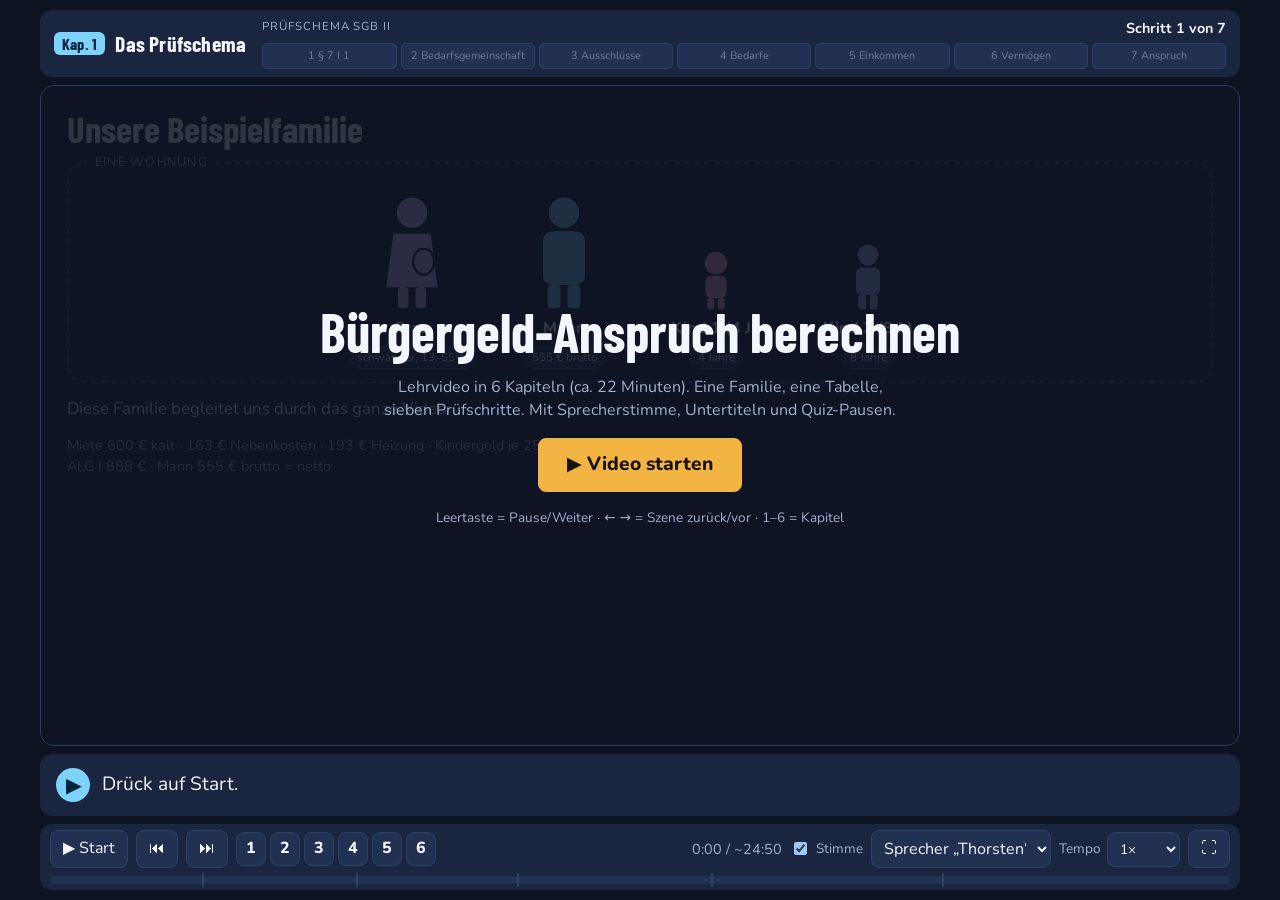
<file: lehrvideo-buergergeld/index.html>
<!doctype html>
<html lang="de">
<head>
<meta charset="utf-8">
<meta name="viewport" content="width=device-width, initial-scale=1, viewport-fit=cover">
<title>Bürgergeld-Anspruch berechnen</title>
<meta name="claude:viewport-fit-sides" content="cover">
<meta name="description" content="Lehrvideo in 6 Kapiteln: Bürgergeld-Anspruch nach SGB II berechnen – Prüfschema, Bedarfsgemeinschaft, Bedarfe, Einkommen, Klausur-Checkliste.">
<link rel="preconnect" href="https://fonts.googleapis.com">
<link rel="stylesheet" href="https://fonts.googleapis.com/css2?family=Barlow+Condensed:wght@600;700&family=Nunito:wght@400;700;800&display=swap">
<style>
/* Layout: ein dunkler Video-Player (Kopfzeile mit Prüfschritt-Balken, Bühne, Untertitel, Steuerleiste). Bewusst Single-Theme dunkel. */
:root{
  --bg:#0D1321; --stage:#131B2E; --panel:#1A2540; --panel2:#223052; --line:#2F4068;
  --fg:#F3F6FC; --muted:#A3B1CC; --dim:#6E7D9C;
  --bedarf:#3B82F6; --bedarf-soft:rgba(59,130,246,.18);
  --eink:#EF4444;   --eink-soft:rgba(239,68,68,.18);
  --frei:#22C55E;   --frei-soft:rgba(34,197,94,.18);
  --ansp:#F2B544;   --ansp-soft:rgba(242,181,68,.2);
  --accent:#7DD3FC;
  --p-frau:#D8B4FE; --p-mann:#7DD3FC; --p-k1:#F9A8D4; --p-k2:#A5B4FC; --p-x:#94A3B8;
  --display:"Barlow Condensed","Arial Narrow",Arial,sans-serif;
  --body:"Nunito","Segoe UI",system-ui,sans-serif;
  color-scheme:dark;
}
*{box-sizing:border-box}
[hidden]{display:none!important}
html,body{height:100%}
body{margin:0;background:var(--bg);color:var(--fg);font-family:var(--body);font-size:16px;line-height:1.45;
  padding-left:max(16px,env(safe-area-inset-left,0px));padding-right:max(16px,env(safe-area-inset-right,0px));padding-block:10px}
#app{height:100%;max-width:1200px;margin:0 auto;display:flex;flex-direction:column;gap:8px;min-height:0}
button{font:inherit;color:inherit;background:var(--panel2);border:1px solid var(--line);border-radius:8px;padding:6px 12px;cursor:pointer}
button:hover{background:var(--line)}
button:focus-visible,select:focus-visible{outline:2px solid var(--accent);outline-offset:2px}
button.primary{background:var(--ansp);color:#1A1200;border-color:var(--ansp);font-weight:800}
button.primary:hover{filter:brightness(1.08)}
select{font:inherit;background:var(--panel2);color:var(--fg);border:1px solid var(--line);border-radius:8px;padding:6px 8px;max-width:180px}

/* Kopfzeile */
#top{display:flex;flex-wrap:wrap;align-items:center;gap:8px 16px;padding:8px 14px;background:var(--panel);border-radius:12px}
#chap{font-family:var(--display);font-size:1.35rem;font-weight:700;letter-spacing:.01em;display:flex;align-items:center;gap:10px;min-width:0}
#chap .num{background:var(--accent);color:#06243A;border-radius:6px;padding:0 8px;font-size:1rem}
#steps{flex:1 1 420px;min-width:0}
#steps .lbl{font-size:.72rem;letter-spacing:.08em;text-transform:uppercase;color:var(--muted);display:flex;justify-content:space-between;gap:8px}
#steps .lbl b{color:var(--fg);letter-spacing:0;text-transform:none;font-size:.9rem}
#steps ol{list-style:none;margin:4px 0 0;padding:0;display:grid;grid-template-columns:repeat(7,1fr);gap:4px}
#steps li{height:26px;border-radius:5px;background:var(--panel2);border:1px solid var(--line);font-size:.68rem;display:flex;align-items:center;justify-content:center;color:var(--dim);overflow:hidden;white-space:nowrap;padding:0 3px;transition:background .4s,color .4s}
#steps li.done{background:var(--line);color:var(--muted)}
#steps li.active{background:var(--ansp);color:#1A1200;font-weight:800;border-color:var(--ansp);box-shadow:0 0 0 3px var(--ansp-soft)}
@media (max-width:640px){#steps li span{display:none}#steps li::before{content:attr(data-n)}}

/* Bühne */
#stage{flex:1 1 auto;min-height:0;position:relative;background:var(--stage);border-radius:14px;border:1px solid var(--line);overflow:hidden}
#view{position:absolute;inset:0;padding:22px 26px;overflow:auto;display:flex;flex-direction:column;gap:14px}
#view>*{flex-shrink:0}
#view h2{font-family:var(--display);font-size:clamp(1.5rem,3.2vw,2.3rem);font-weight:700;margin:0;line-height:1.1;text-wrap:balance}
#view h3{font-family:var(--display);font-size:1.3rem;margin:0;font-weight:600;color:var(--muted)}
#view p{margin:0;max-width:62ch}
.fade{animation:fadeIn .5s both}
@keyframes fadeIn{from{opacity:0;transform:translateY(8px)}to{opacity:1;transform:none}}
.pop{animation:pop .45s both}
@keyframes pop{0%{opacity:0;transform:scale(.9)}70%{transform:scale(1.03)}100%{opacity:1;transform:none}}
@media (prefers-reduced-motion:reduce){.fade,.pop,.row.new{animation:none}*{transition:none!important}}

/* Titel / Hook */
.title{height:100%;display:flex;flex-direction:column;justify-content:center;gap:18px;max-width:28ch}
.title h2{font-size:clamp(2rem,5vw,3.6rem)}
.title .eyebrow{font-size:.8rem;letter-spacing:.14em;text-transform:uppercase;color:var(--accent);font-weight:800}
.hook{font-size:clamp(1.1rem,2.2vw,1.5rem);color:var(--fg)}
.hook::before{content:"?";display:inline-grid;place-items:center;width:1.6em;height:1.6em;border-radius:50%;background:var(--ansp);color:#1A1200;font-weight:800;margin-right:.5em;font-family:var(--display)}

/* Farblegende */
.legend{display:flex;flex-wrap:wrap;gap:10px}
.legend span{display:inline-flex;align-items:center;gap:8px;padding:6px 12px;border-radius:999px;background:var(--panel);border:1px solid var(--line);font-weight:700}
.legend i{width:16px;height:16px;border-radius:4px;display:inline-block}
.c-bedarf{color:var(--bedarf)} .c-eink{color:var(--eink)} .c-frei{color:var(--frei)} .c-ansp{color:var(--ansp)}
.bg-bedarf{background:var(--bedarf)} .bg-eink{background:var(--eink)} .bg-frei{background:var(--frei)} .bg-ansp{background:var(--ansp)}

/* Prüfschema */
.schema{display:grid;grid-template-columns:repeat(auto-fit,minmax(130px,1fr));gap:10px;align-content:start}
.schema .box{position:relative;background:var(--panel);border:2px solid var(--line);border-radius:12px;padding:12px 12px 12px 14px;min-height:92px;transition:all .4s;opacity:.25}
.schema .box.on{opacity:1}
.schema .box.active{border-color:var(--ansp);box-shadow:0 0 0 4px var(--ansp-soft);transform:translateY(-3px)}
.schema .box.last{border-color:var(--ansp);background:var(--ansp-soft)}
.schema .n{font-family:var(--display);font-size:1.6rem;font-weight:700;color:var(--accent);line-height:1}
.schema .box.last .n{color:var(--ansp)}
.schema .t{font-weight:800;margin-top:4px;overflow-wrap:anywhere;hyphens:auto}
.schema .s{font-size:.78rem;color:var(--muted)}
.merk{background:var(--panel);border-left:6px solid var(--ansp);padding:12px 16px;border-radius:0 12px 12px 0;font-size:1.15rem;max-width:62ch}
.merk b{color:var(--ansp)}
.merk.blue{border-color:var(--bedarf)} .merk.blue b{color:var(--bedarf)}
.merk.green{border-color:var(--frei)} .merk.green b{color:var(--frei)}
.merk.red{border-color:var(--eink)} .merk.red b{color:var(--eink)}

/* Familie */
.home{position:relative;border:2px dashed var(--line);border-radius:18px;padding:30px 16px 12px;display:flex;flex-wrap:wrap;justify-content:center;align-items:flex-end;gap:12px 22px}
.home::before{content:"Eine Wohnung";position:absolute;top:-11px;left:18px;background:var(--stage);padding:0 8px;font-size:.78rem;letter-spacing:.1em;text-transform:uppercase;color:var(--muted)}
.person{display:flex;flex-direction:column;align-items:center;gap:6px;width:min(130px,42%);transition:opacity .4s,transform .4s;position:relative}
.person.dim{opacity:.28}
.person.hl{transform:translateY(-6px)}
.person svg{width:70px;height:auto;display:block;overflow:visible}
.person.kid svg{width:48px}
.person .name{font-weight:800}
.person .sub{font-size:.76rem;color:var(--muted);text-align:center;line-height:1.25}
.person .badge{font-size:.72rem;padding:2px 8px;border-radius:999px;background:var(--panel2);border:1px solid var(--line)}
.person .badge.ok{background:var(--frei-soft);border-color:var(--frei);color:#BBF7D0}
.person .badge.no{background:var(--eink-soft);border-color:var(--eink);color:#FECACA}
.person .badge.bg{background:var(--ansp-soft);border-color:var(--ansp);color:#FDE68A}
.person .mark{position:absolute;top:-6px;right:14px;width:26px;height:26px;border-radius:50%;display:grid;place-items:center;font-weight:800;font-size:.9rem}
.mark.ok{background:var(--frei);color:#052e16}.mark.no{background:var(--eink);color:#fff}.mark.q{background:var(--ansp);color:#1A1200}
.fam-caption{font-size:1.05rem;max-width:70ch}

/* Checkliste (Kriterien × Personen) */
table.grid{border-collapse:collapse;width:100%;font-size:.95rem}
table.grid th,table.grid td{padding:8px 10px;border-bottom:1px solid var(--line);text-align:center}
table.grid th:first-child,table.grid td:first-child{text-align:left}
table.grid thead th{color:var(--muted);font-weight:700;font-size:.8rem;text-transform:uppercase;letter-spacing:.06em}
table.grid tr.hide{display:none}
.tick{display:inline-grid;place-items:center;width:28px;height:28px;border-radius:50%;font-weight:800}
.tick.ok{background:var(--frei);color:#052e16}.tick.no{background:var(--eink);color:#fff}.tick.na{background:var(--panel2);color:var(--dim)}.tick.q{background:var(--ansp);color:#1A1200}

/* Karten / Listen */
.cards{display:grid;grid-template-columns:repeat(auto-fit,minmax(220px,1fr));gap:10px;align-content:start}
.card{background:var(--panel);border:1px solid var(--line);border-radius:12px;padding:12px 14px;display:none}
.card.on{display:block}
.card .tag{font-size:.72rem;letter-spacing:.08em;text-transform:uppercase;color:var(--accent);font-weight:800}
.card .head{font-weight:800;font-size:1.05rem;margin:2px 0}
.card .txt{color:var(--muted);font-size:.9rem}
.card.warn{border-color:var(--eink)} .card.warn .tag{color:var(--eink)}
.card.good{border-color:var(--frei)} .card.good .tag{color:var(--frei)}
.card.gold{border-color:var(--ansp)} .card.gold .tag{color:var(--ansp)}
.card.hl{box-shadow:0 0 0 3px var(--ansp-soft);border-color:var(--ansp)}
.list{display:flex;flex-direction:column;gap:8px;max-width:70ch}
.list .it{display:none;align-items:flex-start;gap:12px;background:var(--panel);border-radius:10px;padding:10px 14px}
.list .it.on{display:flex}
.list .ic{flex:0 0 36px;height:36px;border-radius:9px;display:grid;place-items:center;font-weight:800;font-family:var(--display);font-size:1.1rem;background:var(--panel2)}
.list .it.x .ic{background:var(--eink-soft);color:#FECACA}
.list .it.ok .ic{background:var(--frei-soft);color:#BBF7D0}
.list .it.gold .ic{background:var(--ansp-soft);color:#FDE68A}
.list .it .t{font-weight:800}.list .it .s{color:var(--muted);font-size:.9rem}

/* BG-Diagramm */
.bgd{display:grid;grid-template-columns:1fr auto 1fr;gap:10px 16px;align-items:center}
.bgd .center{grid-column:2;grid-row:1/4;align-self:center;background:var(--ansp-soft);border:2px solid var(--ansp);border-radius:14px;padding:12px 16px;text-align:center;min-width:160px}
.bgd .center .n{font-family:var(--display);font-size:1.5rem;font-weight:700;color:var(--ansp)}
.bgd .node{background:var(--panel);border:1px solid var(--line);border-radius:10px;padding:8px 12px;opacity:.2;transition:opacity .4s}
.bgd .node.on{opacity:1}
.bgd .node.hl{border-color:var(--ansp);box-shadow:0 0 0 3px var(--ansp-soft)}
.bgd .node .k{font-size:.72rem;letter-spacing:.08em;text-transform:uppercase;color:var(--accent);font-weight:800}
.bgd .node .t{font-weight:800}.bgd .node .s{font-size:.85rem;color:var(--muted)}
@media (max-width:640px){.bgd{grid-template-columns:1fr}.bgd .center{grid-column:1;grid-row:auto}}

/* Rechentabelle */
.tbl-wrap{overflow-x:auto;border-radius:12px;border:1px solid var(--line);background:var(--panel)}
table.calc{border-collapse:collapse;width:100%;font-variant-numeric:tabular-nums;min-width:640px}
table.calc th,table.calc td{padding:7px 10px;border-bottom:1px solid var(--line);text-align:right;white-space:nowrap}
table.calc th:first-child,table.calc td:first-child{text-align:left;white-space:normal;min-width:190px}
table.calc thead th{position:sticky;top:0;background:var(--panel2);font-weight:800}
table.calc thead th.frau{color:var(--p-frau)}table.calc thead th.mann{color:var(--p-mann)}table.calc thead th.k1{color:var(--p-k1)}table.calc thead th.k2{color:var(--p-k2)}
table.calc td.sum,table.calc th.sum{color:var(--muted);border-left:1px solid var(--line)}
.row{transition:background .4s}
.row.new{animation:rowIn .6s both}
@keyframes rowIn{from{opacity:0;transform:translateX(-14px);background:var(--ansp-soft)}to{opacity:1;transform:none}}
.row.b td{color:#BFDBFE}.row.b td:first-child::before{content:"";display:inline-block;width:10px;height:10px;border-radius:3px;background:var(--bedarf);margin-right:8px}
.row.e td{color:#FECACA}.row.e td:first-child::before{content:"";display:inline-block;width:10px;height:10px;border-radius:3px;background:var(--eink);margin-right:8px}
.row.g td{color:var(--frei)}.row.g td:first-child::before{content:"";display:inline-block;width:10px;height:10px;border-radius:3px;background:var(--frei);margin-right:8px}
.row.a td{color:var(--ansp);font-weight:800;font-size:1.05rem}.row.a td:first-child::before{content:"";display:inline-block;width:10px;height:10px;border-radius:3px;background:var(--ansp);margin-right:8px}
.row.n td{color:var(--muted);font-style:italic}
.row.sum td{font-weight:800;border-top:2px solid var(--line)}
.row.hl{background:var(--ansp-soft)}
.row.hl td{color:var(--fg)}
.calcnote{display:flex;flex-wrap:wrap;gap:8px}
.calcnote span{background:var(--panel);border:1px solid var(--line);border-radius:8px;padding:6px 10px;font-variant-numeric:tabular-nums;font-size:.95rem}
.calcnote span.b{border-color:var(--bedarf)} .calcnote span.e{border-color:var(--eink)} .calcnote span.g{border-color:var(--frei)} .calcnote span.a{border-color:var(--ansp);font-weight:800}

/* Balken */
.bars{display:grid;grid-template-columns:repeat(4,1fr);gap:14px;align-items:end;height:min(46vh,330px);padding:0 6px}
.bar{display:flex;flex-direction:column;justify-content:flex-end;height:100%;position:relative}
.bar .stack{position:relative;width:100%;background:var(--panel);border:2px solid var(--bedarf);border-radius:8px 8px 4px 4px;overflow:hidden;transition:height .8s ease;display:flex;flex-direction:column-reverse}
.bar .seg{width:100%;transition:height .8s ease;display:grid;place-items:center;font-size:.72rem;font-weight:800;color:#fff;overflow:hidden}
.bar .seg.rb{background:var(--bedarf)} .bar .seg.mb{background:#60A5FA} .bar .seg.kdu{background:#1D4ED8}
.bar .seg.kg,.bar .seg.alg,.bar .seg.erw{background:var(--eink);border-top:1px solid rgba(0,0,0,.3)}
.bar .seg.alg{background:#DC2626}.bar .seg.erw{background:#B91C1C}
.bar .seg.ans{background:var(--ansp);color:#1A1200}
.bar .cap{text-align:center;margin-top:6px;font-weight:800;font-size:.9rem}
.bar .val{text-align:center;font-variant-numeric:tabular-nums;font-size:.85rem;color:var(--muted)}
.bar .val.a{color:var(--ansp);font-weight:800;font-size:1.05rem}
.barlegend{display:flex;flex-wrap:wrap;gap:8px 16px;font-size:.85rem;color:var(--muted)}
.barlegend i{display:inline-block;width:12px;height:12px;border-radius:3px;margin-right:6px;vertical-align:-1px}

/* Freibetrag-Rechner */
.fb{display:flex;flex-direction:column;gap:12px;max-width:820px}
.fb .scale{position:relative;height:56px;background:var(--panel);border-radius:10px;overflow:hidden;border:1px solid var(--line)}
.fb .seg{position:absolute;top:0;bottom:0;display:grid;place-items:center;font-size:.8rem;font-weight:800;transition:opacity .5s;opacity:0}
.fb .seg.on{opacity:1}
.fb .seg.brutto{background:var(--eink-soft);color:#FECACA;border-right:2px solid var(--eink)}
.fb .seg.f1{background:var(--frei);color:#052e16}
.fb .seg.f2{background:repeating-linear-gradient(135deg,var(--frei) 0 6px,#15803D 6px 12px);color:#052e16}
.fb .seg.f3{background:repeating-linear-gradient(45deg,var(--frei) 0 4px,#166534 4px 8px);color:#fff}
.fb .ticks{position:relative;height:18px;font-size:.72rem;color:var(--muted)}
.fb .ticks span{position:absolute;transform:translateX(-50%)}
.fb .steps{display:grid;grid-template-columns:repeat(auto-fit,minmax(170px,1fr));gap:8px}
.fb .st{background:var(--panel);border:1px solid var(--line);border-radius:10px;padding:10px 12px;opacity:.2;transition:opacity .4s}
.fb .st.on{opacity:1}
.fb .st .k{font-size:.72rem;letter-spacing:.08em;text-transform:uppercase;color:var(--frei);font-weight:800}
.fb .st .v{font-family:var(--display);font-size:1.5rem;font-weight:700}
.fb .st.r .k{color:var(--eink)}.fb .st.r .v{color:#FECACA}

/* Regelbedarfsstufen */
.rbs{display:grid;grid-template-columns:repeat(auto-fit,minmax(150px,1fr));gap:10px}
.rbs .st{background:var(--panel);border:1px solid var(--line);border-radius:12px;padding:10px 12px;position:relative;opacity:.3;transition:all .4s}
.rbs .st.on{opacity:1}
.rbs .st.hl{border-color:var(--bedarf);box-shadow:0 0 0 3px var(--bedarf-soft)}
.rbs .k{font-size:.72rem;letter-spacing:.08em;text-transform:uppercase;color:var(--muted);font-weight:800}
.rbs .v{font-family:var(--display);font-size:1.7rem;font-weight:700;color:var(--bedarf)}
.rbs .w{font-size:.85rem}
.rbs .who{position:absolute;top:8px;right:8px;display:flex;gap:3px}
.rbs .who i{width:12px;height:12px;border-radius:50%;display:inline-block}

/* Vergleich */
.cmp{display:grid;grid-template-columns:repeat(auto-fit,minmax(260px,1fr));gap:12px}
.cmp .col{background:var(--panel);border:2px solid var(--line);border-radius:14px;padding:14px 16px}
.cmp .col h3{color:var(--fg);font-size:1.6rem}
.cmp .col.a48{border-color:var(--frei)} .cmp .col.a45{border-color:var(--eink)}
.cmp ul{margin:8px 0 0;padding-left:18px;color:var(--muted)}
.cmp li{margin:4px 0}
.cmp .q{font-size:1.15rem;font-weight:800;margin-top:6px}

/* Zusammenfassung */
.sum3{display:flex;flex-direction:column;gap:10px;max-width:70ch}
.sum3 .s{display:flex;gap:14px;align-items:flex-start;background:var(--panel);border-radius:12px;padding:12px 16px;font-size:1.1rem}
.sum3 .s b{flex:0 0 34px;height:34px;border-radius:50%;background:var(--ansp);color:#1A1200;display:grid;place-items:center;font-family:var(--display);font-size:1.2rem}

/* Quiz */
#quiz{position:absolute;inset:0;background:rgba(13,19,33,.97);display:flex;flex-direction:column;justify-content:center;padding:24px;gap:14px;overflow:auto}
#quiz .pause{align-self:flex-start;display:inline-flex;align-items:center;gap:10px;background:var(--ansp);color:#1A1200;font-weight:800;padding:6px 14px;border-radius:999px;animation:blink 1.4s infinite}
@keyframes blink{50%{opacity:.55}}
#quiz h2{font-family:var(--display);font-size:clamp(1.4rem,3vw,2.2rem);margin:0;max-width:40ch;text-wrap:balance}
#quiz .opts{display:flex;flex-direction:column;gap:8px;max-width:620px}
#quiz .opt{text-align:left;padding:10px 14px;font-size:1.05rem;display:flex;gap:12px;align-items:center}
#quiz .opt .l{font-family:var(--display);font-weight:700;background:var(--panel);width:30px;height:30px;border-radius:8px;display:grid;place-items:center;flex:0 0 30px}
#quiz .opt.right{border-color:var(--frei);background:var(--frei-soft)}
#quiz .opt.wrong{border-color:var(--eink);background:var(--eink-soft);opacity:.7}
#quiz .ring{display:flex;align-items:center;gap:10px;color:var(--muted);font-size:.9rem}
#quiz .ring i{display:inline-block;height:8px;border-radius:4px;background:var(--ansp);width:0;transition:width 1s linear}
#quiz .expl{background:var(--panel);border-left:6px solid var(--frei);padding:12px 16px;border-radius:0 12px 12px 0;max-width:70ch;font-size:1.05rem}

/* Übungstabelle */
table.calc td.blank{color:var(--dim);letter-spacing:.2em}
table.calc.practice td.blank::after{content:"_____"}

/* Untertitel + Steuerung */
#subs{min-height:62px;background:var(--panel);border-radius:12px;padding:10px 16px;font-size:clamp(1rem,1.6vw,1.2rem);display:flex;align-items:center;gap:12px}
#subs .who{flex:0 0 auto;width:34px;height:34px;border-radius:50%;background:var(--accent);color:#06243A;display:grid;place-items:center;font-weight:800;font-family:var(--display)}
#subs .txt{min-width:0}
#ctl{display:flex;flex-wrap:wrap;align-items:center;gap:8px;padding:6px 10px;background:var(--panel);border-radius:12px}
#ctl .grow{flex:1 1 120px}
#ctl .time{font-variant-numeric:tabular-nums;color:var(--muted);font-size:.9rem;white-space:nowrap}
#ctl .chaps{display:flex;gap:4px}
#ctl .chaps button{padding:4px 9px;font-weight:800}
#ctl .chaps button.cur{background:var(--accent);color:#06243A;border-color:var(--accent)}
#ctl label{font-size:.85rem;color:var(--muted);display:inline-flex;align-items:center;gap:6px}
#seek{flex:1 1 100%;height:8px;background:var(--panel2);border-radius:4px;position:relative;cursor:pointer}
#seek i{position:absolute;left:0;top:0;bottom:0;background:var(--accent);border-radius:4px;width:0}
#seek b{position:absolute;top:-3px;bottom:-3px;width:2px;background:var(--line)}
#start{position:absolute;inset:0;display:flex;flex-direction:column;align-items:center;justify-content:center;gap:16px;background:rgba(13,19,33,.85);z-index:5;text-align:center;padding:20px}
#start h1{font-family:var(--display);font-size:clamp(2rem,5vw,3.4rem);margin:0;line-height:1.05}
#start p{max-width:52ch;color:var(--muted);margin:0}
#start button{font-size:1.2rem;padding:12px 28px}
.sr{position:absolute;left:-9999px}
</style>
</head>
<body>
<div id="app">
  <header id="top">
    <div id="chap"><span class="num">Kap. 1</span><span id="chapTitle">Das Prüfschema</span></div>
    <div id="steps">
      <div class="lbl"><span>Prüfschema SGB II</span><b id="stepLbl">Schritt 1 von 7</b></div>
      <ol id="stepList"></ol>
    </div>
  </header>

  <main id="stage" aria-live="polite">
    <div id="view"></div>
    <div id="quiz" hidden></div>
    <div id="start">
      <h1>Bürgergeld-Anspruch berechnen</h1>
      <p>Lehrvideo in 6 Kapiteln (ca. 22 Minuten). Eine Familie, eine Tabelle, sieben Prüfschritte. Mit Sprecherstimme, Untertiteln und Quiz-Pausen.</p>
      <button class="primary" id="btnStart">▶ Video starten</button>
      <p style="font-size:.85rem">Leertaste = Pause/Weiter · ← → = Szene zurück/vor · 1–6 = Kapitel</p>
    </div>
  </main>

  <div id="subs"><span class="who">▶</span><span class="txt" id="subTxt">Drück auf Start.</span></div>

  <footer id="ctl">
    <button id="btnPlay" aria-label="Abspielen oder pausieren">▶ Start</button>
    <button id="btnPrev" aria-label="Szene zurück">⏮</button>
    <button id="btnNext" aria-label="Szene vor">⏭</button>
    <span class="chaps" id="chaps"></span>
    <span class="grow"></span>
    <span class="time" id="time">0:00 / 0:00</span>
    <label><input type="checkbox" id="tts" checked> Stimme</label>
    <select id="voice" aria-label="Stimme wählen"></select>
    <label>Tempo <select id="rate"><option value="0.85">0,85×</option><option value="1" selected>1×</option><option value="1.15">1,15×</option><option value="1.3">1,3×</option></select></label>
    <button id="btnFull" aria-label="Vollbild">⛶</button>
    <div id="seek" title="Zum Zeitpunkt springen"><i></i></div>
  </footer>
</div>

<script>
/* ============ DATEN ============ */
const STEPS=['§ 7 I 1','Bedarfsgemeinschaft','Ausschlüsse','Bedarfe','Einkommen','Vermögen','Anspruch'];
const P=['frau','mann','k1','k2'];
const PN={frau:'Frau',mann:'Mann',k1:'Kind 1 (4 J.)',k2:'Kind 2 (8 J.)'};
const fmt=n=>(typeof n==='number')?n.toLocaleString('de-DE',{minimumFractionDigits:2,maximumFractionDigits:2})+' €':n;
const pct=n=>n.toLocaleString('de-DE',{minimumFractionDigits:2,maximumFractionDigits:2})+' %';

/* Rechentabelle – Werte je Person: Frau, Mann, Kind 1, Kind 2 */
const ROWS={
  rb:  {l:'Regelbedarf (RBS 2 / 2 / 6 / 5)',v:[506,506,357,390],c:'b'},
  mb:  {l:'Mehrbedarf Schwangerschaft 17 %',v:[86.02,0,0,0],c:'b'},
  kalt:{l:'KdU Kaltmiete 600 € ÷ 4',v:[150,150,150,150],c:'b'},
  nk:  {l:'Nebenkosten 163 € ÷ 4',v:[40.75,40.75,40.75,40.75],c:'b'},
  hz:  {l:'Heizung 193 € ÷ 4',v:[48.25,48.25,48.25,48.25],c:'b'},
  bed: {l:'Gesamtbedarf',v:[831.02,745,596,629],c:'b sum'},
  kg:  {l:'− Kindergeld (Kindeseinkommen)',v:[0,0,259,259],c:'e'},
  vb:  {l:'Verbleibender Bedarf',v:[831.02,745,337,370],c:'b sum'},
  pct: {l:'Anteil am verbleibenden Bedarf',v:['36,40 %','32,63 %','14,76 %','16,21 %'],c:'n',sum:'100,00 %'},
  alg: {l:'− Anteil ALG I bereinigt 858,00 €',v:[312.31,279.97,126.64,139.08],c:'e'},
  erw: {l:'− Anteil Erwerbseinkommen bereinigt 360,50 €',v:[131.22,117.63,53.21,58.44],c:'e'},
  ans: {l:'Anspruch',v:[387.49,347.40,157.15,172.48],c:'a sum'},
};

/* Vorproduzierte Sprecherstimme (Piper, Stimme „Thorsten“): Dauer je Datei in Sekunden. Fehlt eine Datei, springt die Browser-Stimme ein. */
const AUDIO_DUR={"q10":9.3,"q22":14.55,"q32":11.31,"q47":12.98,"q55":28.29,"q76":17.82,"s00":12.02,"s01":15.26,"s02":13.32,"s03":10.19,"s04":8.54,"s05":9.27,"s06":11.91,"s07":18.49,"s08":13.84,"s09":10.11,"s10":5.62,"s11":13.79,"s12":8.36,"s13":11.62,"s14":10.14,"s15":10.16,"s16":12.54,"s17":13.77,"s18":15.36,"s19":20.48,"s20":17.92,"s21":9.53,"s22":9.64,"s23":20.19,"s24":9.04,"s25":12.36,"s26":10.55,"s27":15.23,"s28":8.67,"s29":22.1,"s30":24.4,"s31":21.39,"s32":8.91,"s33":23.25,"s34":8.49,"s35":10.21,"s36":39.0,"s37":15.93,"s38":9.48,"s39":30.3,"s40":13.45,"s41":18.18,"s42":7.81,"s43":5.98,"s44":11.7,"s45":21.86,"s46":9.77,"s47":9.67,"s48":20.56,"s49":12.3,"s50":15.54,"s51":13.95,"s52":20.53,"s53":7.78,"s54":16.01,"s55":11.73,"s56":11.44,"s57":5.64,"s58":11.02,"s59":22.26,"s60":22.23,"s61":27.9,"s62":27.43,"s63":21.97,"s64":10.95,"s65":39.31,"s66":9.46,"s67":20.32,"s68":7.97,"s69":4.65,"s70":11.18,"s71":6.9,"s72":8.86,"s73":6.56,"s74":18.05,"s75":33.1,"s76":9.38,"s77":28.53,"s78":11.68};
const pad2=n=>String(n).padStart(2,'0');

/* Kapitel & Szenen. say = Sprechertext, view = Visualisierung, step = aktiver Prüfschritt, done = erledigte Schritte */
const CH=[
{t:'Das Prüfschema',scenes:[
 {step:1,done:[],view:'title',p:{eyebrow:'Kapitel 1 · Der Anker für alles',h:'Das Prüfschema',hook:'Die Klausur liegt vor dir: vier Personen, Miete, Kindergeld, ALG I, ein kleiner Lohn. Wo fängst du an?'},
  say:'Stell dir vor, die Klausur liegt vor dir. Ein Fall mit vier Personen, Miete, Kindergeld, Arbeitslosengeld und einem kleinen Lohn. Wo fängst du an? Genau das klären wir jetzt.'},
 {view:'family',p:{caption:'Diese Familie begleitet uns durch das ganze Video.',badges:{frau:'schwanger, 13. SSW',mann:'555 € brutto',k1:'4 Jahre',k2:'8 Jahre'}},
  say:'Das ist unsere Familie. Die Frau ist schwanger, 13. Woche. Der Mann arbeitet ein bisschen. Kind 1 ist vier, Kind 2 ist acht. Alle wohnen in einer Wohnung. Merk dir die vier. Wir rechnen gleich alles für sie aus.'},
 {view:'schema',p:{reveal:1,active:1},say:'Der Kernpunkt von Kapitel 1: das Prüfschema. Sieben Schritte, immer in dieser Reihenfolge. Schritt 1: Paragraf 7 Absatz 1 Satz 1. Ist die Person überhaupt leistungsberechtigt?'},
 {view:'schema',p:{reveal:3,active:3},step:3,say:'Schritt 2: Bedarfsgemeinschaft bilden. Wer gehört zusammen? Schritt 3: Leistungsausschlüsse. Fliegt jemand raus, obwohl er eigentlich reinpasst?'},
 {view:'schema',p:{reveal:5,active:5},step:5,say:'Schritt 4: Bedarfe berechnen. Wie viel braucht jede Person? Schritt 5: Einkommen anrechnen. Was ist schon da?'},
 {view:'schema',p:{reveal:7,active:7},step:7,say:'Schritt 6: Vermögen. Und Schritt 7: der Anspruch. Erst hier steht fest, ob die Familie hilfebedürftig ist und wie viel Geld sie bekommt.'},
 {view:'schema',p:{reveal:7,active:7,merk:'Hilfebedürftigkeit immer <b>ZULETZT</b>.'},say:'Merksatz: Hilfebedürftigkeit immer ZULETZT. Ob jemand wirklich Geld braucht, weißt du erst, wenn Bedarf und Einkommen auf dem Tisch liegen. Wer das am Anfang prüft, verrechnet sich garantiert.'},
 {view:'schema',p:{reveal:7,active:7,merk:'Warum die Reihenfolge? Jeder Schritt liefert die <b>Zutaten</b> für den nächsten.'},say:'Warum ist die Reihenfolge so wichtig? Weil jeder Schritt die Zutaten für den nächsten liefert. Ohne Bedarfsgemeinschaft weißt du nicht, wessen Einkommen zählt. Ohne Bedarfe kannst du kein Einkommen verteilen. Und ohne beides gibt es keinen Anspruch. Schritt überspringen heißt: Punkte weg.'},
 {step:1,view:'table',p:{rows:[],note:'Goldene Regel: Tabelle anlegen, Person für Person prüfen.'},say:'Goldene Regel: Leg eine Tabelle an. Eine Spalte pro Person. Dann prüfst du Person für Person, Schritt für Schritt. Diese Tabelle wächst im Video mit. Am Ende steht unten der Anspruch für jede Person.'},
 {view:'legend',say:'Noch die Farben, damit du dich sofort zurechtfindest. Bedarf ist blau. Einkommen ist rot. Freibeträge sind grün. Der Anspruch ist gold.'},
 {quiz:{q:'Was prüfst du im Schema ganz ZULETZT?',opts:['Ob die Person erwerbsfähig ist','Ob die Person hilfebedürftig ist','Wer zur Bedarfsgemeinschaft gehört'],a:1,
   e:'Richtig ist B. Hilfebedürftigkeit ergibt sich erst aus Bedarf minus Einkommen und Vermögen. Deshalb steht sie ganz am Ende, in Schritt 7.'},
  say:'Mini-Quiz. Drück auf Pause und überleg kurz: Was prüfst du im Schema ganz zuletzt?'},
 {view:'summary',p:['Sieben Schritte, immer in dieser Reihenfolge.','Hilfebedürftigkeit prüfst du ganz zuletzt.','Tabelle anlegen und Person für Person durchgehen.'],
  say:'Zusammenfassung in drei Sätzen. Erstens: Sieben Schritte, immer in dieser Reihenfolge. Zweitens: Hilfebedürftigkeit prüfst du ganz zuletzt. Drittens: Tabelle anlegen und Person für Person durchgehen.'},
]},

{t:'Wer darf rein? (§ 7 I 1)',scenes:[
 {step:1,done:[],view:'title',p:{eyebrow:'Kapitel 2 · Schritt 1 und Schritt 3',h:'Wer darf rein?',hook:'Wer darf überhaupt Bürgergeld bekommen? Und wer fliegt raus, obwohl er eigentlich reingehört?'},
  say:'Wer darf überhaupt Bürgergeld bekommen? Und wer fliegt raus, obwohl er eigentlich reingehört? Das ist Schritt 1 und Schritt 3 im Schema.'},
 {view:'criteria',p:{reveal:1},say:'Kernpunkt: Paragraf 7 Absatz 1 Satz 1. Drei Voraussetzungen, und alle müssen passen. Erstens das Alter: mindestens 15 Jahre und noch nicht in der Regelaltersrente.'},
 {view:'criteria',p:{reveal:2},say:'Zweitens erwerbsfähig. Das heißt: Die Person könnte mindestens drei Stunden am Tag arbeiten. Krankheit oder Schwangerschaft allein machen nicht erwerbsunfähig.'},
 {view:'criteria',p:{reveal:3},say:'Drittens der gewöhnliche Aufenthalt in Deutschland. Die vierte Voraussetzung, Hilfebedürftigkeit, steht auch im Paragrafen. Aber die hebst du dir für den Schluss auf.'},
 {view:'criteria',p:{reveal:3},say:'In der Klausur schreibst du das als kurze Prüfung hin: Alter erfüllt, erwerbsfähig, gewöhnlicher Aufenthalt. Drei Häkchen, ein Satz pro Häkchen. Das dauert dreißig Sekunden und bringt sichere Punkte.'},
 {view:'criteria',p:{reveal:3,persons:{frau:['ok','ok','ok'],mann:['ok','ok','ok']}},say:'Jetzt unsere Familie. Die Frau: erwachsen, erwerbsfähig trotz Schwangerschaft, wohnt in Deutschland. Alles grün. Der Mann genauso. Beide sind erwerbsfähige Leistungsberechtigte, kurz eLb.'},
 {view:'criteria',p:{reveal:3,persons:{frau:['ok','ok','ok'],mann:['ok','ok','ok'],k1:['no','na','ok'],k2:['no','na','ok']}},
  say:'Die Kinder sind vier und acht. Unter 15, also nicht erwerbsfähig im Sinne des Gesetzes. Keine Panik: Die Kinder kommen in Kapitel 3 über die Bedarfsgemeinschaft rein. Sie bekommen Bürgergeld als nicht erwerbsfähige Leistungsberechtigte.'},
 {step:3,done:[1],view:'list',p:{title:'Schritt 3: Leistungsausschlüsse',reveal:5,items:[
   {ic:'✗',t:'Altersrente',s:'Wer Altersrente bezieht, ist raus (§ 7 IV).'},
   {ic:'✗',t:'Haft',s:'Wer in einer Justizvollzugsanstalt sitzt, ist raus.'},
   {ic:'✗',t:'Stationäre Einrichtung',s:'Z. B. Krankenhaus länger als 6 Monate.'},
   {ic:'✗',t:'BAföG-fähiges Studium außerhalb des Elternhauses',s:'Ausbildung wird über BAföG gefördert, nicht über das Jobcenter (§ 7 V).'},
   {ic:'✗',t:'Asylbewerber',s:'Leistungen nach dem Asylbewerberleistungsgesetz (§ 7 I 2).'}],cls:'x'},
  say:'Schritt 3 im Schema: Leistungsausschlüsse. Fünf Klassiker. Altersrente. Haft. Stationäre Einrichtung, zum Beispiel Krankenhaus länger als sechs Monate. BAföG-fähiges Studium außerhalb des Elternhauses. Und Asylbewerber, die bekommen Leistungen nach dem Asylbewerberleistungsgesetz.'},
 {view:'merk',p:{cls:'',html:'BG-Zugehörigkeit und Ausschluss sind <b>ZWEI getrennte Prüfpunkte</b>.',sub:'Erst: Gehört die Person zur Bedarfsgemeinschaft? Dann: Ist sie ausgeschlossen? Eine ausgeschlossene Person zählt bei der Miete trotzdem als Kopf.'},
  say:'Wichtig für die Klausur: BG-Zugehörigkeit und Ausschluss sind ZWEI getrennte Prüfpunkte. Erst fragst du: Gehört die Person zur Bedarfsgemeinschaft? Dann fragst du: Ist sie ausgeschlossen? Eine ausgeschlossene Person zählt bei der Miete trotzdem als Kopf. Dazu mehr in Kapitel 4.'},
 {view:'family',p:{caption:'Kein Ausschluss bei unserer Familie. Alle vier bleiben im Spiel.',marks:{frau:'ok',mann:'ok',k1:'ok',k2:'ok'},badges:{frau:'eLb',mann:'eLb',k1:'nicht erwerbsfähig',k2:'nicht erwerbsfähig'}},
  say:'Bei unserer Familie greift kein Ausschluss. Keine Rente, keine Haft, kein Studium, kein Asylverfahren. Alle vier bleiben im Spiel.'},
 {quiz:{q:'Die Tochter (20) studiert mit BAföG, wohnt aber noch bei den Eltern. Ist sie vom Bürgergeld ausgeschlossen?',opts:['Ja, Studenten sind immer ausgeschlossen','Nein, der Ausschluss gilt nur außerhalb des Elternhauses','Nein, weil sie unter 25 ist'],a:1,
   e:'Richtig ist B. Der Ausschluss nach § 7 V trifft nur, wer außerhalb des Elternhauses wohnt. Sie gehört über Nr. 4 zur BG der Eltern. Das BAföG wird dann als ihr Einkommen angerechnet.'},
  say:'Mini-Quiz, Pause drücken. Die Tochter ist 20, studiert mit BAföG, wohnt aber noch bei den Eltern. Ist sie vom Bürgergeld ausgeschlossen?'},
 {view:'summary',p:['§ 7 I 1: Alter 15 bis Rente, erwerbsfähig ab 3 Stunden am Tag, Aufenthalt in Deutschland.','Ausschlüsse: Altersrente, Haft, stationäre Einrichtung, Studium außerhalb des Elternhauses, Asylbewerber.','BG-Zugehörigkeit und Ausschluss sind zwei getrennte Prüfpunkte.'],
  say:'Drei Sätze zum Merken. Erstens: Paragraf 7 Absatz 1 Satz 1 heißt Alter, Erwerbsfähigkeit, Aufenthalt. Zweitens: Die fünf Ausschlüsse sind Rente, Haft, Einrichtung, Studium außerhalb des Elternhauses, Asyl. Drittens: Zugehörigkeit und Ausschluss sind zwei getrennte Prüfpunkte.'},
]},

{t:'Bedarfsgemeinschaft bilden (§ 7 III)',scenes:[
 {step:2,done:[1,3],view:'title',p:{eyebrow:'Kapitel 3 · Schritt 2',h:'Wer gehört zusammen?',hook:'Vier Leute in einer Wohnung. Sind das automatisch eine Bedarfsgemeinschaft? Und was ist mit der Oma auf dem Sofa?'},
  say:'Vier Leute in einer Wohnung. Sind das automatisch eine Bedarfsgemeinschaft? Und was ist mit der Oma auf dem Sofa? Das ist Schritt 2 im Schema.'},
 {view:'bg',p:{reveal:0},say:'Kernpunkt: Der Startpunkt ist immer ein erwerbsfähiger Leistungsberechtigter, der eLb. Das ist Nummer 1 in Paragraf 7 Absatz 3. Ohne eLb gibt es keine Bedarfsgemeinschaft.'},
 {view:'bg',p:{reveal:1,hl:'n2'},say:'Von diesem eLb aus hängst du die anderen an. Nummer 2: die Eltern, wenn der eLb selbst ein unverheiratetes Kind unter 25 ist, das bei ihnen wohnt.'},
 {view:'bg',p:{reveal:3,hl:'n3'},say:'Nummer 3: der Partner. 3a ist der Ehegatte, 3b der eingetragene Lebenspartner, 3c der Partner in einer Verantwortungs- und Einstehensgemeinschaft, kurz VEG. Also ein Paar ohne Trauschein, das füreinander einsteht.'},
 {view:'bg',p:{reveal:4,hl:'n4'},say:'Nummer 4: die unverheirateten Kinder unter 25 im Haushalt, wenn sie ihren Lebensunterhalt nicht aus eigenem Einkommen oder Vermögen decken können.'},
 {view:'cards',p:{title:'Die 4 VEG-Vermutungen (§ 7 IIIa)',reveal:4,cards:[
   {tag:'Nr. 1',head:'Länger als ein Jahr zusammen',txt:'Die beiden leben seit über einem Jahr in einem Haushalt.'},
   {tag:'Nr. 2',head:'Gemeinsames Kind',txt:'Sie leben mit einem gemeinsamen Kind zusammen.'},
   {tag:'Nr. 3',head:'Kinder oder Angehörige versorgen',txt:'Sie versorgen Kinder oder Angehörige im Haushalt gemeinsam.'},
   {tag:'Nr. 4',head:'Zugriff aufs Konto',txt:'Einer darf über Einkommen oder Vermögen des anderen verfügen.'}],
   merk:'Trifft eine Vermutung zu: <b>Beweislastumkehr</b>. Die beiden müssen beweisen, dass sie KEIN Paar sind.'},
  say:'Wann ist ein Paar ohne Trauschein eine VEG? Das Gesetz vermutet es in vier Fällen. Länger als ein Jahr zusammen. Ein gemeinsames Kind. Gemeinsame Versorgung von Kindern oder Angehörigen. Oder Zugriff auf das Konto des anderen. Trifft eine Vermutung zu, dreht sich die Beweislast: Die beiden müssen beweisen, dass sie kein Paar sind.'},
 {view:'cards',p:{title:'Zwei Klausur-Fallen',reveal:2,cards:[
   {tag:'Falle 1',head:'Oma, Tante, Geschwister über 25',txt:'Nie Bedarfsgemeinschaft. Das ist höchstens eine Haushaltsgemeinschaft. Aber: Bei der Miete zählen sie als Kopf.',cls:'warn'},
   {tag:'Falle 2',head:'Junge Mutter unter 25 bei ihren Eltern',txt:'Sie bildet mit ihrem eigenen Kind eine EIGENE Bedarfsgemeinschaft. Sie ist der eLb, ihr Kind hängt über Nr. 4 an ihr. Die Eltern bilden eine zweite BG.',cls:'warn'}]},
  say:'Zwei Fallen. Erstens: Oma, Tante oder Geschwister über 25 gehören NIE zur Bedarfsgemeinschaft. Das ist höchstens eine Haushaltsgemeinschaft. Zweitens: Eine junge Mutter unter 25, die bei ihren Eltern wohnt, bildet mit ihrem eigenen Kind eine eigene BG. Sie ist der eLb, ihr Kind hängt an ihr. Die Großeltern sind eine zweite BG.'},
 {view:'family',p:{caption:'Unsere BG: Mann als eLb (Nr. 1), Frau als Ehegattin (Nr. 3a), beide Kinder über Nr. 4. Vier Personen, eine Bedarfsgemeinschaft.',badges:{frau:'Nr. 3a Ehegattin',mann:'Nr. 1 eLb',k1:'Nr. 4 Kind U25',k2:'Nr. 4 Kind U25'},marks:{frau:'ok',mann:'ok',k1:'ok',k2:'ok'},bg:true},
  say:'Unsere Familie: Wir starten beim Mann als eLb, Nummer 1. Die Frau ist seine Ehefrau, Nummer 3a. Die beiden Kinder sind unter 25 und unverheiratet, Nummer 4. Ergebnis: eine Bedarfsgemeinschaft mit vier Personen. Übrigens: Du könntest genauso gut bei der Frau starten, sie ist auch eLb.'},
 {quiz:{q:'Die Oma (70, kleine Rente) wohnt mit in der Wohnung. Gehört sie zur Bedarfsgemeinschaft?',opts:['Ja, sie wohnt ja im selben Haushalt','Nein, nie. Aber bei der Miete zählt sie als Kopf','Nur, wenn sie kein eigenes Einkommen hat'],a:1,
   e:'Richtig ist B. Großeltern gehören nie zur BG, das ist eine Haushaltsgemeinschaft. Für die Kosten der Unterkunft zählt sie trotzdem als Kopf: Die Miete wird dann durch fünf geteilt.'},
  say:'Mini-Quiz, Pause drücken. Die Oma, 70 Jahre, kleine Rente, wohnt mit in der Wohnung. Gehört sie zur Bedarfsgemeinschaft?'},
 {view:'summary',p:['Startpunkt ist immer ein eLb (Nr. 1), dann Nr. 2, 3 und 4 anhängen.','Vier VEG-Vermutungen: über ein Jahr, gemeinsames Kind, Versorgung, Kontozugriff.','Oma, Tante, Geschwister über 25 sind nie BG. Junge Mutter U25 bildet eine eigene BG.'],
  say:'Drei Sätze. Erstens: Startpunkt ist immer ein eLb, dann hängst du Nummer 2, 3 und 4 an. Zweitens: Die vier VEG-Vermutungen sind über ein Jahr, gemeinsames Kind, Versorgung, Kontozugriff. Drittens: Oma, Tante und Geschwister über 25 sind nie BG, und die junge Mutter unter 25 bildet eine eigene BG.'},
]},

{t:'Bedarfe berechnen',scenes:[
 {step:4,done:[1,2,3],view:'title',p:{eyebrow:'Kapitel 4 · Schritt 4',h:'Was braucht die Familie?',hook:'Wie viel Geld braucht unsere Familie eigentlich, auf Euro und Cent?'},
  say:'Wie viel Geld braucht unsere Familie eigentlich, auf Euro und Cent? Das ist Schritt 4: die Bedarfe. Ab jetzt wird alles blau.'},
 {view:'merk',p:{cls:'blue',html:'Bedarf = <b>Regelbedarf</b> + <b>Mehrbedarf</b> + <b>Kosten der Unterkunft</b>',sub:'Drei Bausteine pro Person. Alle blau.'},
  say:'Kernpunkt: Der Bedarf hat drei Bausteine. Regelbedarf plus Mehrbedarf plus Kosten der Unterkunft, kurz KdU. Das rechnen wir für jede Person einzeln.'},
 {view:'rbs',p:{reveal:6,hl:[]},say:'Baustein eins: der Regelbedarf. Sechs Stufen. Stufe 1, 563 Euro: Alleinstehende und Alleinerziehende. Stufe 2, 506 Euro: jeder Partner eines Paares. Stufe 3, 451 Euro: Erwachsene unter 25 im Haushalt der Eltern. Stufe 4, 471 Euro: Jugendliche von 14 bis 17. Stufe 5, 390 Euro: Kinder von 6 bis 13. Stufe 6, 357 Euro: Kinder bis 5.'},
 {view:'rbs',p:{reveal:6,hl:[2,5,6],who:{2:['frau','mann'],5:['k2'],6:['k1']}},say:'Unsere Familie: Frau und Mann sind ein Paar, also jeweils Stufe 2, 506 Euro. Kind 1 ist vier, Stufe 6, 357 Euro. Kind 2 ist acht, Stufe 5, 390 Euro.'},
 {view:'table',p:{rows:['rb'],hl:'rb',notes:[{c:'b',t:'Frau 506 €'},{c:'b',t:'Mann 506 €'},{c:'b',t:'Kind 1: 357 €'},{c:'b',t:'Kind 2: 390 €'}]},say:'Erste Zeile in der Tabelle: Regelbedarf. 506, 506, 357, 390.'},
 {view:'cards',p:{title:'Baustein 2: Mehrbedarfe',reveal:3,cards:[
   {tag:'Schwangerschaft',head:'17 % des eigenen Regelbedarfs',txt:'Ab der 13. Schwangerschaftswoche. Bei RBS 2: 506 € × 17 % = 86,02 €.',cls:'hl'},
   {tag:'Alleinerziehend',head:'36 % oder 12 % je Kind',txt:'36 % bei einem Kind unter 7 oder bei zwei bis drei Kindern unter 16. Sonst 12 % je minderjährigem Kind, höchstens 60 %. Immer nur beim Elternteil, nie beim Kind.'},
   {tag:'Warmwasser',head:'Nur bei dezentraler Erzeugung',txt:'Also nur bei Durchlauferhitzer oder Boiler. Läuft Warmwasser über die Heizung, gibt es keinen Mehrbedarf.'}]},
  say:'Baustein zwei: Mehrbedarfe. Schwangerschaft: 17 Prozent des eigenen Regelbedarfs, ab der 13. Woche. Bei Stufe 2 sind das 86 Euro 02. Alleinerziehend: 36 Prozent bei einem Kind unter 7 oder bei zwei bis drei Kindern unter 16, sonst 12 Prozent je Kind, höchstens 60 Prozent. Und das immer beim Elternteil, nie beim Kind. Warmwasser gibt es nur bei dezentraler Erzeugung, also Durchlauferhitzer.'},
 {view:'table',p:{rows:['rb','mb'],hl:'mb',notes:[{c:'b',t:'506 € × 17 % = 86,02 €'}]},say:'Bei uns ist nur die Frau betroffen: 506 mal 17 Prozent gleich 86 Euro 02. Der Mann ist nicht alleinerziehend, Warmwasser läuft über die Heizung. Also nur eine Zahl in der Zeile.'},
 {view:'cards',p:{title:'Baustein 3: Kosten der Unterkunft (KdU)',reveal:3,cards:[
   {tag:'Regel',head:'Nach Köpfen auf ALLE Bewohner',txt:'Auch auf Ausgeschlossene, auch auf die Oma. Jeder Kopf zählt gleich, egal wie alt.',cls:'hl'},
   {tag:'Getrennt',head:'Kalt / Nebenkosten / Heizung',txt:'Drei eigene Zeilen. Nie als eine Summe verteilen.'},
   {tag:'Runden',head:'2 Nachkommastellen',txt:'Pro Person und Zeile kaufmännisch runden.'}]},
  say:'Baustein drei: Kosten der Unterkunft. Regel: Die Miete wird nach Köpfen auf ALLE Bewohner verteilt. Auch auf Ausgeschlossene, auch auf die Oma. Und zwar getrennt: Kaltmiete, Nebenkosten, Heizung, drei Zeilen. Pro Zeile auf zwei Nachkommastellen runden.'},
 {view:'table',p:{rows:['rb','mb','kalt'],hl:'kalt',notes:[{c:'b',t:'600 € ÷ 4 = 150,00 €'}]},say:'Unsere Wohnung hat vier Köpfe. Kaltmiete 600 Euro geteilt durch vier: 150 Euro pro Person.'},
 {view:'table',p:{rows:['rb','mb','kalt','nk'],hl:'nk',notes:[{c:'b',t:'163 € ÷ 4 = 40,75 €'}]},say:'Nebenkosten 163 Euro durch vier: 40 Euro 75.'},
 {view:'table',p:{rows:['rb','mb','kalt','nk','hz'],hl:'hz',notes:[{c:'b',t:'193 € ÷ 4 = 48,25 €'}]},say:'Heizung 193 Euro durch vier: 48 Euro 25. Jede Person bekommt also 239 Euro Unterkunftskosten.'},
 {view:'table',p:{rows:['rb','mb','kalt','nk','hz','bed'],hl:'bed',notes:[{c:'b',t:'Frau 831,02 €'},{c:'b',t:'Mann 745,00 €'},{c:'b',t:'Kind 1 596,00 €'},{c:'b',t:'Kind 2 629,00 €'},{c:'b',t:'Summe 2.801,02 €'}]},
  say:'Alles addiert: Gesamtbedarf. Frau 831 Euro 02. Mann 745. Kind 1 596. Kind 2 629. Zusammen 2.801 Euro 02. Das ist das, was die Familie braucht.'},
 {view:'bars',p:{stage:'bedarf'},say:'Als Balken sieht das so aus. Blau ist der Bedarf. Die Frau hat den höchsten Balken wegen des Mehrbedarfs. Merk dir das Bild, gleich kommt Rot dazu.'},
 {quiz:{q:'Nebenkosten 163 €, vier Bewohner. Wie viel davon steht bei Kind 1 (4 Jahre) in der Tabelle?',opts:['0 €, Kinder zahlen keine Miete','40,75 €, ein Kopfteil','81,50 €, Kinder zählen halb'],a:1,
   e:'Richtig ist B. KdU werden nach Köpfen verteilt, jeder Kopf zählt gleich: 163 € ÷ 4 = 40,75 €. Das Alter spielt keine Rolle.'},
  say:'Mini-Quiz, Pause drücken. Nebenkosten 163 Euro, vier Bewohner. Wie viel davon steht bei Kind 1 in der Tabelle?'},
 {view:'summary',p:['Bedarf = Regelbedarf + Mehrbedarf + KdU, pro Person in eine eigene Spalte.','Mehrbedarf Schwangerschaft 17 % ab 13. SSW, Alleinerziehend nur beim Elternteil.','KdU nach Köpfen auf alle Bewohner, getrennt nach Kalt, Nebenkosten und Heizung.'],
  say:'Drei Sätze. Erstens: Bedarf ist Regelbedarf plus Mehrbedarf plus KdU, pro Person eine Spalte. Zweitens: Schwangerschaft 17 Prozent ab der 13. Woche, Alleinerziehend nur beim Elternteil. Drittens: KdU nach Köpfen auf alle Bewohner, getrennt nach Kalt, Nebenkosten und Heizung.'},
]},

{t:'Einkommen anrechnen',scenes:[
 {step:5,done:[1,2,3,4],view:'title',p:{eyebrow:'Kapitel 5 · Schritt 5 bis 7 · Das Herzstück',h:'Was ist schon da?',hook:'Die Familie hat 1.443 € Einkommen plus Kindergeld. Wie viel davon zählt, und bei wem?'},
  say:'Die Familie hat 1.443 Euro Einkommen plus Kindergeld. Wie viel davon zählt, und bei wem? Das ist Schritt 5, das Herzstück. Wir gehen langsam.'},
 {view:'list',p:{title:'Drei Schritte, immer in dieser Reihenfolge',reveal:3,cls:'gold',items:[
   {ic:'1',t:'Kindeseinkommen zuerst beim Kind abziehen',s:'Kindergeld, Unterhaltsvorschuss. Ergebnis: „verbleibende Bedarfe“.'},
   {ic:'2',t:'Einkommen der Eltern bereinigen',s:'ALG I minus Versicherungspauschale. Erwerbseinkommen minus Freibetrag.'},
   {ic:'3',t:'Bedarfsanteilsmethode',s:'Bereinigtes Einkommen nach Prozentanteilen auf alle verteilen.'}]},
  say:'Kernpunkt: drei Schritte, immer in dieser Reihenfolge. Erstens: Kindeseinkommen zuerst beim Kind abziehen. Zweitens: Einkommen der Eltern bereinigen. Drittens: Bedarfsanteilsmethode, also das bereinigte Einkommen nach Prozenten verteilen.'},
 {view:'table',p:{rows:['bed','kg'],hl:'kg',notes:[{c:'e',t:'Kind 1: 596 − 259'},{c:'e',t:'Kind 2: 629 − 259'}]},
  say:'Schritt 1. Kindergeld ist Einkommen des Kindes, 259 Euro pro Kind. Das ziehst du zuerst beim Kind ab. Bleibt etwas übrig, wandert der Rest zu den Eltern. Hier bleibt nichts übrig.'},
 {view:'table',p:{rows:['bed','kg','vb'],hl:'vb',notes:[{c:'b',t:'Kind 1: 337,00 €'},{c:'b',t:'Kind 2: 370,00 €'},{c:'b',t:'Summe 2.283,02 €'}]},
  say:'Ergebnis: die verbleibenden Bedarfe. Frau 831 Euro 02, Mann 745, Kind 1 337, Kind 2 370. Zusammen 2.283 Euro 02. Mit dieser Summe rechnen wir weiter.'},
 {view:'bars',p:{stage:'kg'},say:'Im Balkenbild: Bei den Kindern frisst das Kindergeld schon einen Teil des blauen Bedarfs. Das rote Stück ist angerechnetes Einkommen.'},
 {view:'fb',p:{stage:'alg'},say:'Schritt 2, erst die Frau. Sie bekommt Arbeitslosengeld I, 888 Euro. Das ist sonstiges Einkommen. Davon geht nur die Versicherungspauschale ab: 30 Euro. Bleiben 858 Euro bereinigt.'},
 {quiz:{q:'Der Mann verdient 555 € brutto, netto ebenfalls 555 €. Wie hoch ist sein Freibetrag?',opts:['100 €','194,50 €','191,00 €'],a:1,
   e:'Richtig ist B. 100 € Grundfreibetrag + 20 % von 420 € (100 bis 520 €) = 84 € + 30 % von 35 € (520 bis 555 €) = 10,50 €. Zusammen 194,50 €. Wer 191 € hat, hat die 30-Prozent-Stufe vergessen.'},
  say:'Mini-Quiz, Pause drücken, Taschenrechner raus. Der Mann verdient 555 Euro brutto, netto ebenfalls 555. Wie hoch ist sein Freibetrag?'},
 {view:'fb',p:{stage:1},say:'Jetzt der Mann. Erwerbseinkommen wird mit dem Freibetrag bereinigt. Der Freibetrag wird aus dem Brutto gerechnet. Hier: 555 Euro brutto.'},
 {view:'fb',p:{stage:2},say:'Stufe eins: Die ersten 100 Euro sind komplett frei. Grundfreibetrag.'},
 {view:'fb',p:{stage:3},say:'Stufe zwei: Von 100 bis 520 Euro bleiben 20 Prozent frei. 420 mal 20 Prozent gleich 84 Euro.'},
 {view:'fb',p:{stage:4},say:'Stufe drei: Von 520 bis 1.000 Euro bleiben 30 Prozent frei. Bei uns nur 35 Euro in dieser Stufe. 35 mal 30 Prozent gleich 10 Euro 50. Die vierte Stufe, 10 Prozent bis 1.200 oder mit Kind 1.500 Euro, erreicht er nicht.'},
 {view:'fb',p:{stage:5},say:'Freibetrag gesamt: 100 plus 84 plus 10,50 gleich 194 Euro 50. Und jetzt der Merksatz: Freibetrag aus dem BRUTTO rechnen, vom NETTO abziehen. Netto 555 minus 194,50 gleich 360 Euro 50 bereinigt.'},
 {view:'table',p:{rows:['vb','pct'],hl:'pct',notes:[{c:'b',t:'Frau 831,02 ÷ 2.283,02 = 36,40 %'},{c:'b',t:'Mann 745 ÷ 2.283,02 = 32,63 %'},{c:'b',t:'Kind 1 337 ÷ 2.283,02 = 14,76 %'},{c:'b',t:'Kind 2 370 ÷ 2.283,02 = 16,21 %'}]},
  say:'Schritt 3: die Bedarfsanteilsmethode. Jede Person bekommt ihren Prozentanteil an den verbleibenden Bedarfen. Frau: 831,02 durch 2.283,02 gleich 36,40 Prozent. Mann 32,63. Kind 1 14,76. Kind 2 16,21. Zusammen 100.'},
 {view:'table',p:{rows:['vb','pct','alg'],hl:'alg',notes:[{c:'e',t:'858 × 36,40 % = 312,31'},{c:'e',t:'858 × 32,63 % = 279,97'},{c:'e',t:'858 × 14,76 % = 126,64'},{c:'e',t:'858 × 16,21 % = 139,08'}]},
  say:'Zwei Verdiener, also zwei Einkommen getrennt verteilen. Erst das ALG I der Frau, 858 Euro. Frau 36,40 Prozent davon: 312 Euro 31. Mann 279,97. Kind 1 126,64. Kind 2 139,08.'},
 {view:'table',p:{rows:['vb','pct','alg','erw'],hl:'erw',notes:[{c:'e',t:'360,50 × 36,40 % = 131,22'},{c:'e',t:'360,50 × 32,63 % = 117,63'},{c:'e',t:'360,50 × 14,76 % = 53,21'},{c:'e',t:'360,50 × 16,21 % = 58,44'}]},
  say:'Dann das Erwerbseinkommen des Mannes, 360 Euro 50. Frau 131,22. Mann 117,63. Kind 1 53,21. Kind 2 58,44. Gleiche Prozente, anderes Einkommen.'},
 {step:6,done:[1,2,3,4,5],view:'merk',p:{cls:'green',html:'Schritt 6, Vermögen: <b>nichts angegeben, nichts anzurechnen.</b> Abgehakt.',sub:'In der Klausur: einen Satz dazu schreiben. Auch wenn es nichts gibt.'},
  say:'Kurz Schritt 6: Vermögen. Im Fall steht nichts dazu. Also kein anrechenbares Vermögen. In der Klausur trotzdem einen Satz hinschreiben. Abgehakt.'},
 {step:7,done:[1,2,3,4,5,6],view:'table',p:{rows:['vb','pct','alg','erw','ans'],hl:'ans',notes:[{c:'a',t:'Frau 387,49 €'},{c:'a',t:'Mann 347,40 €'},{c:'a',t:'Kind 1 157,15 €'},{c:'a',t:'Kind 2 172,48 €'},{c:'a',t:'Summe 1.064,52 €'}]},
  say:'Schritt 7: der Anspruch. Verbleibender Bedarf minus beide Einkommensanteile. Frau: 831,02 minus 312,31 minus 131,22 gleich 387 Euro 49. Mann 347,40. Kind 1 157,15. Kind 2 172,48. Zusammen 1.064 Euro 52. Jetzt, und erst jetzt, steht fest: Die Familie ist hilfebedürftig.'},
 {view:'bars',p:{stage:'ans'},say:'Das Bild zum Schluss: Blau ist der Bedarf, rot das angerechnete Einkommen, gold das, was das Jobcenter zahlt. Bei jeder Person bleibt ein goldenes Stück.'},
 {view:'summary',p:['Kindeseinkommen zuerst beim Kind abziehen, dann mit den verbleibenden Bedarfen weiterrechnen.','Freibetrag aus dem Brutto rechnen, vom Netto abziehen. ALG I nur minus 30 € Pauschale.','Bedarfsanteilsmethode: Prozentanteile bilden, jedes Einkommen getrennt verteilen, Anspruch = Rest.'],
  say:'Drei Sätze. Erstens: Kindeseinkommen zuerst beim Kind abziehen, dann mit den verbleibenden Bedarfen weiterrechnen. Zweitens: Freibetrag aus dem Brutto rechnen, vom Netto abziehen, ALG I nur minus 30 Euro. Drittens: Prozentanteile bilden, jedes Einkommen getrennt verteilen, der Rest ist der Anspruch.'},
]},

{t:'Klausur-Checkliste',scenes:[
 {step:7,done:[1,2,3,4,5,6],view:'title',p:{eyebrow:'Kapitel 6 · Abschluss',h:'Klausur-Checkliste',hook:'Welche fünf Fehler kosten in der Klausur die meisten Punkte? Und wie vermeidest du sie in zehn Sekunden?'},
  say:'Welche fünf Fehler kosten in der Klausur die meisten Punkte? Und wie vermeidest du sie in zehn Sekunden? Letztes Kapitel.'},
 {view:'list',p:{title:'Die 5 häufigsten Fehler',reveal:1,cls:'x',items:[
   {ic:'1',t:'Hilfebedürftigkeit zu früh geprüft',s:'Richtig: ganz zuletzt, nach Bedarf, Einkommen und Vermögen.'},
   {ic:'2',t:'KdU nicht auf alle Bewohner verteilt',s:'Richtig: nach Köpfen auf alle, auch Oma und Ausgeschlossene. Kalt, NK, Heizung getrennt.'},
   {ic:'3',t:'Freibetrag vom Brutto abgezogen',s:'Richtig: Freibetrag aus dem Brutto RECHNEN, vom Netto ABZIEHEN.'},
   {ic:'4',t:'Kindergeld nicht zuerst beim Kind',s:'Richtig: Kindergeld ist Kindeseinkommen. Erst beim Kind, nur der Rest zu den Eltern.'},
   {ic:'5',t:'Alleinerziehenden-Mehrbedarf beim Kind',s:'Richtig: Der Mehrbedarf steht beim Elternteil, nie beim Kind.'}]},
  say:'Fehler eins: Hilfebedürftigkeit zu früh geprüft. Sie kommt ganz zuletzt.'},
 {view:'list',p:{title:'Die 5 häufigsten Fehler',reveal:2,cls:'x',keep:true},say:'Fehler zwei: Die Miete nicht auf alle Bewohner verteilt. Jeder Kopf zählt, auch Oma, auch Ausgeschlossene. Und immer getrennt nach Kalt, Nebenkosten, Heizung.'},
 {view:'list',p:{title:'Die 5 häufigsten Fehler',reveal:3,cls:'x',keep:true},say:'Fehler drei: Freibetrag vom Brutto abgezogen. Nein. Aus dem Brutto rechnen, vom Netto abziehen.'},
 {view:'list',p:{title:'Die 5 häufigsten Fehler',reveal:4,cls:'x',keep:true},say:'Fehler vier: Kindergeld nicht zuerst beim Kind. Kindergeld ist Einkommen des Kindes. Erst beim Kind, nur ein Rest wandert zu den Eltern.'},
 {view:'list',p:{title:'Die 5 häufigsten Fehler',reveal:5,cls:'x',keep:true},say:'Fehler fünf: Alleinerziehenden-Mehrbedarf beim Kind eingetragen. Der gehört zum Elternteil, nie zum Kind.'},
 {view:'list',p:{title:'10-Sekunden-Check vor der Abgabe',reveal:5,cls:'ok',items:[
   {ic:'✓',t:'Steht in jeder Spalte eine Person?',s:'Auch die, die ausgeschlossen ist oder nicht zur BG gehört (für die KdU).'},
   {ic:'✓',t:'Ist jede Miete-Zeile durch alle Köpfe geteilt?',s:'Kalt, Nebenkosten, Heizung: drei Zeilen, gleiche Kopfzahl.'},
   {ic:'✓',t:'Steht das Kindergeld beim Kind?',s:'Und das Einkommen der Eltern erst nach dem Bereinigen in der Tabelle.'},
   {ic:'✓',t:'Ergeben die Prozente 100?',s:'Wenn nicht: Rundungsfehler suchen.'},
   {ic:'✓',t:'Ist der Anspruch gold und positiv?',s:'Negativ heißt: nicht hilfebedürftig. Dann kein Anspruch, aber trotzdem Vermögen prüfen und hinschreiben.'}]},
  say:'Dein 10-Sekunden-Check vor der Abgabe. Steht in jeder Spalte eine Person? Ist jede Miete-Zeile durch alle Köpfe geteilt? Steht das Kindergeld beim Kind? Ergeben die Prozente 100? Und ist der Anspruch bei jeder Person positiv? Fünf Fragen, fünf Häkchen.'},
 {view:'cmp',p:{},say:'Bonus in 60 Sekunden: Bescheid ändern. Zwei Paragrafen aus dem SGB X. Paragraf 48: Das Leben hat sich geändert. Neues Einkommen, Umzug, Kind geboren. Der Bescheid war richtig, aber die Verhältnisse sind anders. Paragraf 45: Der Fehler war schon drin. Der Bescheid war von Anfang an rechtswidrig. Dann prüfst du Vertrauensschutz: Durfte die Person auf den Bescheid vertrauen? Merksatz: 48 Leben geändert, 45 Fehler war drin.'},
 {quiz:{q:'Die Frau bekommt ab Mai mehr ALG I. Das Jobcenter will den Bescheid ändern. Welche Norm?',opts:['§ 45 SGB X, der Bescheid ist jetzt falsch','§ 48 SGB X, die Verhältnisse haben sich geändert','§ 44 SGB X'],a:1,
   e:'Richtig ist B. Der Bescheid war bei Erlass richtig. Erst die Änderung im Einkommen macht ihn falsch: § 48 SGB X, Aufhebung wegen Änderung der Verhältnisse. § 45 wäre es nur, wenn der Bescheid von Anfang an fehlerhaft war.'},
  say:'Letztes Mini-Quiz, Pause drücken. Die Frau bekommt ab Mai mehr ALG I. Das Jobcenter will den Bescheid ändern. Welche Norm?'},
 {view:'summary',p:['Schema: § 7 I 1, BG, Ausschlüsse, Bedarfe, Einkommen, Vermögen, Anspruch. Hilfebedürftigkeit zuletzt.','Bedarf blau, Einkommen rot, Freibetrag grün, Anspruch gold. Tabelle Zeile für Zeile.','Unsere Familie: 387,49 € / 347,40 € / 157,15 € / 172,48 €. Jetzt bist du dran.'],
  say:'Das ganze Video in drei Sätzen. Erstens: Sieben Schritte, Hilfebedürftigkeit zuletzt. Zweitens: Bedarf blau, Einkommen rot, Freibetrag grün, Anspruch gold, Tabelle Zeile für Zeile. Drittens: Unsere Familie bekommt 387,49, 347,40, 157,15 und 172,48 Euro. Jetzt bist du dran.'},
 {view:'practice',p:{},say:'Jetzt du: Rechne den Fall selbst nach. Hier ist die leere Tabelle. Nimm ein Blatt Papier, geh die sieben Schritte durch und vergleich am Ende mit der Lösung. Viel Erfolg in der Klausur.'},
]}];

/* ============ FIGUREN ============ */
function personSVG(k){
  const col={frau:'var(--p-frau)',mann:'var(--p-mann)',k1:'var(--p-k1)',k2:'var(--p-k2)'}[k];
  if(k==='frau') return `<svg viewBox="0 0 60 100" aria-hidden="true"><circle cx="30" cy="16" r="13" fill="${col}"/><path d="M14 34h32l6 46H8z" fill="${col}"/><ellipse cx="40" cy="58" rx="9" ry="11" fill="${col}" stroke="var(--stage)" stroke-width="2"/><rect x="18" y="80" width="9" height="18" rx="3" fill="${col}"/><rect x="33" y="80" width="9" height="18" rx="3" fill="${col}"/></svg>`;
  if(k==='mann') return `<svg viewBox="0 0 60 100" aria-hidden="true"><circle cx="30" cy="16" r="13" fill="${col}"/><rect x="12" y="32" width="36" height="46" rx="8" fill="${col}"/><rect x="16" y="78" width="11" height="20" rx="3" fill="${col}"/><rect x="33" y="78" width="11" height="20" rx="3" fill="${col}"/></svg>`;
  if(k==='k1') return `<svg viewBox="0 0 60 100" aria-hidden="true"><circle cx="30" cy="40" r="14" fill="${col}"/><rect x="17" y="56" width="26" height="28" rx="7" fill="${col}"/><rect x="19" y="84" width="9" height="14" rx="3" fill="${col}"/><rect x="32" y="84" width="9" height="14" rx="3" fill="${col}"/></svg>`;
  return `<svg viewBox="0 0 60 100" aria-hidden="true"><circle cx="30" cy="30" r="13" fill="${col}"/><rect x="15" y="46" width="30" height="34" rx="7" fill="${col}"/><rect x="18" y="80" width="10" height="18" rx="3" fill="${col}"/><rect x="32" y="80" width="10" height="18" rx="3" fill="${col}"/></svg>`;
}

/* ============ VIEWS ============ */
const $=s=>document.querySelector(s);
const view=$('#view');
const V={};
function reset(){view.innerHTML='';view.dataset.view='';}
function esc(s){return String(s).replace(/[&<>"]/g,c=>({'&':'&amp;','<':'&lt;','>':'&gt;','"':'&quot;'}[c]));}

V.title=p=>{reset();view.innerHTML=`<div class="title fade"><div class="eyebrow">${p.eyebrow}</div><h2>${p.h}</h2><div class="hook">${p.hook}</div></div>`;};

V.family=p=>{reset();
  const kids={k1:1,k2:1};
  view.innerHTML=`<h2 class="fade">Unsere Beispielfamilie</h2><div class="home fade">${P.map(k=>`
    <div class="person ${kids[k]?'kid':''} ${p.highlight&&!p.highlight.includes(k)?'dim':''}">
      ${p.marks&&p.marks[k]?`<span class="mark ${p.marks[k]}">${p.marks[k]==='ok'?'✓':p.marks[k]==='no'?'✗':'?'}</span>`:''}
      ${personSVG(k)}<span class="name">${PN[k]}</span>
      ${p.badges&&p.badges[k]?`<span class="badge ${p.bg?'bg':''}">${p.badges[k]}</span>`:''}
    </div>`).join('')}</div>
    <p class="fam-caption fade">${p.caption||''}</p>
    <p class="fam-caption" style="color:var(--muted);font-size:.9rem">Miete 600 € kalt · 163 € Nebenkosten · 193 € Heizung · Kindergeld je 259 € · Frau ALG I 888 € · Mann 555 € brutto = netto</p>`;
};

V.schema=p=>{
  const names=['§ 7 I 1 prüfen','Bedarfsgemeinschaft','Leistungsausschlüsse','Bedarfe','Einkommen','Vermögen','Anspruch'];
  const subs=['Alter, erwerbsfähig, Aufenthalt','§ 7 III: Nr. 1 bis 4','§ 7 I 2, IV, V','RB + MB + KdU','bereinigen, verteilen','§ 12','Hilfebedürftig? Erst jetzt!'];
  if(view.dataset.view!=='schema'){reset();view.dataset.view='schema';
    view.innerHTML=`<h2>Das Prüfschema: 7 Schritte, feste Reihenfolge</h2><div class="schema">${names.map((n,i)=>`<div class="box ${i===6?'last':''}" data-i="${i+1}"><div class="n">${i+1}</div><div class="t">${n}</div><div class="s">${subs[i]}</div></div>`).join('')}</div><div class="merkslot"></div>`;}
  view.querySelectorAll('.box').forEach(b=>{const i=+b.dataset.i;b.classList.toggle('on',i<=p.reveal);b.classList.toggle('active',i===p.active);});
  const ms=view.querySelector('.merkslot');ms.innerHTML=p.merk?`<div class="merk pop">${p.merk}</div>`:'';
};

V.legend=()=>{reset();view.innerHTML=`<h2 class="fade">Feste Farbcodes im ganzen Video</h2><div class="legend fade">
  <span><i class="bg-bedarf"></i>Bedarf = blau</span><span><i class="bg-eink"></i>Einkommen = rot</span><span><i class="bg-frei"></i>Freibetrag = grün</span><span><i class="bg-ansp"></i>Anspruch = gold</span></div>
  <div class="bars fade" style="height:180px;max-width:520px"><div class="bar"><div class="stack" style="height:100%"><div class="seg rb" style="height:100%">Bedarf</div></div><div class="cap">blau</div></div>
  <div class="bar"><div class="stack" style="height:60%"><div class="seg kg" style="height:100%">Einkommen</div></div><div class="cap">rot</div></div>
  <div class="bar"><div class="stack" style="height:35%"><div class="seg" style="height:100%;background:var(--frei);color:#052e16">Freibetrag</div></div><div class="cap">grün</div></div>
  <div class="bar"><div class="stack" style="height:45%"><div class="seg ans" style="height:100%">Anspruch</div></div><div class="cap">gold</div></div></div>`;};

V.merk=p=>{reset();view.innerHTML=`<div style="height:100%;display:flex;flex-direction:column;justify-content:center;gap:16px"><div class="merk pop ${p.cls||''}" style="font-size:1.5rem">${p.html}</div>${p.sub?`<p class="fade" style="font-size:1.1rem;color:var(--muted)">${p.sub}</p>`:''}</div>`;};

V.criteria=p=>{
  const rows=[['Alter','15 Jahre bis Regelaltersgrenze'],['Erwerbsfähig','mind. 3 Stunden am Tag arbeiten können'],['Aufenthalt','gewöhnlicher Aufenthalt in Deutschland']];
  if(view.dataset.view!=='criteria'){reset();view.dataset.view='criteria';
    view.innerHTML=`<h2>Schritt 1: § 7 I 1 – drei Voraussetzungen</h2><table class="grid"><thead><tr><th>Voraussetzung</th>${P.map(k=>`<th>${PN[k]}</th>`).join('')}</tr></thead><tbody>${rows.map((r,i)=>`<tr class="hide" data-i="${i+1}"><td><b>${r[0]}</b><br><span style="color:var(--muted);font-size:.85rem">${r[1]}</span></td>${P.map(k=>`<td data-k="${k}"><span class="tick na">–</span></td>`).join('')}</tr>`).join('')}
    <tr style="opacity:.6"><td><b>Hilfebedürftig</b><br><span style="color:var(--muted);font-size:.85rem">kommt ganz zuletzt (Schritt 7)</span></td><td colspan="4" style="color:var(--muted)">→ erst am Ende prüfen</td></tr></tbody></table><div class="merkslot"></div>`;}
  view.querySelectorAll('tr[data-i]').forEach(tr=>{const i=+tr.dataset.i;const was=!tr.classList.contains('hide');tr.classList.toggle('hide',i>p.reveal);if(!was&&i<=p.reveal)tr.classList.add('fade');});
  const sym={ok:'✓',no:'✗',na:'–',q:'?'};
  P.forEach(k=>{const st=p.persons&&p.persons[k];view.querySelectorAll(`td[data-k="${k}"]`).forEach((td,i)=>{const s=st?st[i]:'na';td.innerHTML=`<span class="tick ${s} ${st?'pop':''}">${sym[s]}</span>`;});});
  const ms=view.querySelector('.merkslot');
  ms.innerHTML=(p.persons&&p.persons.k1)?`<div class="merk fade blue">Kinder unter 15: nicht erwerbsfähig, aber gleich über die <b>Bedarfsgemeinschaft</b> dabei.</div>`:(p.persons?`<div class="merk fade green">Frau und Mann: <b>erwerbsfähige Leistungsberechtigte (eLb)</b>.</div>`:'');
};

V.list=p=>{
  if(view.dataset.view!=='list'||!p.keep){reset();view.dataset.view='list';
    view.innerHTML=`<h2>${p.title}</h2><div class="list">${p.items.map((it,i)=>`<div class="it ${p.cls||''}" data-i="${i+1}"><div class="ic">${it.ic}</div><div><div class="t">${it.t}</div><div class="s">${it.s}</div></div></div>`).join('')}</div>`;}
  view.querySelectorAll('.it').forEach(it=>{const i=+it.dataset.i;const was=it.classList.contains('on');it.classList.toggle('on',i<=p.reveal);if(!was&&i<=p.reveal)it.classList.add('fade');});
};

V.cards=p=>{reset();
  view.innerHTML=`<h2>${p.title}</h2><div class="cards">${p.cards.map((c,i)=>`<div class="card ${c.cls||''} ${i<p.reveal?'on fade':''}" style="animation-delay:${i*.25}s"><div class="tag">${c.tag}</div><div class="head">${c.head}</div><div class="txt">${c.txt}</div></div>`).join('')}</div>${p.merk?`<div class="merk pop" style="animation-delay:1.2s">${p.merk}</div>`:''}`;};

V.bg=p=>{
  if(view.dataset.view!=='bg'){reset();view.dataset.view='bg';
    view.innerHTML=`<h2>Schritt 2: Bedarfsgemeinschaft nach § 7 III</h2><div class="bgd">
    <div class="node" data-n="n2"><div class="k">Nr. 2</div><div class="t">Eltern</div><div class="s">wenn der eLb ein unverheiratetes Kind unter 25 im Haushalt der Eltern ist</div></div>
    <div class="center pop"><div class="n">Nr. 1: eLb</div><div>erwerbsfähige leistungsberechtigte Person</div><div style="font-size:.8rem;color:var(--muted)">Startpunkt. Ohne eLb keine BG.</div></div>
    <div class="node" data-n="n3"><div class="k">Nr. 3</div><div class="t">Partner</div><div class="s">3a Ehegatte · 3b Lebenspartner · 3c VEG (Paar ohne Trauschein)</div></div>
    <div class="node" data-n="n4"><div class="k">Nr. 4</div><div class="t">Kinder unter 25</div><div class="s">unverheiratet, im Haushalt, können sich nicht selbst versorgen</div></div>
    <div class="node" data-n="n4b" style="grid-column:3"><div class="k">Tipp</div><div class="t">Mehrere eLb?</div><div class="s">Egal bei wem du startest, das Ergebnis ist dieselbe BG.</div></div></div>`;}
  const order=['n2','n3','n3','n4','n4b'];
  view.querySelectorAll('.node').forEach(n=>{const idx={n2:1,n3:3,n4:4,n4b:4}[n.dataset.n];n.classList.toggle('on',p.reveal>=idx);n.classList.toggle('hl',p.hl===n.dataset.n);});
};

V.rbs=p=>{
  const data=[[1,563,'Alleinstehend / Alleinerziehend'],[2,506,'Partner (je Person)'],[3,451,'U25 im Haushalt der Eltern'],[4,471,'Jugendliche 14–17'],[5,390,'Kinder 6–13'],[6,357,'Kinder 0–5']];
  if(view.dataset.view!=='rbs'){reset();view.dataset.view='rbs';
    view.innerHTML=`<h2>Baustein 1: Regelbedarfsstufen</h2><div class="rbs">${data.map(d=>`<div class="st" data-s="${d[0]}"><div class="who"></div><div class="k">RBS ${d[0]}</div><div class="v">${d[1]} €</div><div class="w">${d[2]}</div></div>`).join('')}</div><div class="merkslot"></div>`;}
  view.querySelectorAll('.st').forEach(s=>{const i=+s.dataset.s;s.classList.toggle('on',i<=p.reveal);s.classList.toggle('hl',(p.hl||[]).includes(i));
    const who=p.who&&p.who[i]||[];s.querySelector('.who').innerHTML=who.map(k=>`<i style="background:var(--p-${k})" title="${PN[k]}"></i>`).join('');});
  view.querySelector('.merkslot').innerHTML=p.who?`<div class="merk blue pop">Frau und Mann je <b>506 €</b> (RBS 2) · Kind 1 <b>357 €</b> (RBS 6) · Kind 2 <b>390 €</b> (RBS 5)</div>`:'';
};

function tableHTML(cls){return `<div class="tbl-wrap"><table class="calc ${cls||''}"><thead><tr><th>Position</th><th class="frau">Frau</th><th class="mann">Mann</th><th class="k1">Kind 1</th><th class="k2">Kind 2</th><th class="sum">Summe</th></tr></thead><tbody></tbody></table></div>`;}
function rowHTML(key,blank){const r=ROWS[key];const vals=r.v;const sum=r.sum||(typeof vals[0]==='number'?fmt(vals.reduce((a,b)=>a+b,0)):'');
  return `<tr class="row ${r.c}" data-k="${key}"><td>${r.l}</td>${vals.map(v=>`<td class="${blank?'blank':''}">${blank?'':(v===0?'–':fmt(v))}</td>`).join('')}<td class="sum ${blank?'blank':''}">${blank?'':sum}</td></tr>`;}
V.table=p=>{
  if(view.dataset.view!=='table'){reset();view.dataset.view='table';view.innerHTML=`<h2>Die Rechentabelle</h2>${tableHTML()}<div class="calcnote"></div><div class="merkslot"></div>`;}
  const tb=view.querySelector('tbody');const want=p.rows||[];
  [...tb.querySelectorAll('tr')].forEach(tr=>{if(!want.includes(tr.dataset.k))tr.remove();});
  want.forEach((k,i)=>{let tr=tb.querySelector(`tr[data-k="${k}"]`);if(!tr){tb.insertAdjacentHTML('beforeend',rowHTML(k));tr=tb.lastElementChild;tr.classList.add('new');}
    else tr.classList.remove('new');tr.classList.toggle('hl',k===p.hl);});
  if(!want.length)tb.innerHTML=`<tr><td colspan="6" style="text-align:center;color:var(--dim);padding:28px">Noch leer. Wächst ab Kapitel 4 Zeile für Zeile.</td></tr>`;
  view.querySelector('.calcnote').innerHTML=(p.notes||[]).map((n,i)=>`<span class="${n.c} pop" style="animation-delay:${.3+i*.35}s">${n.t}</span>`).join('');
  view.querySelector('.merkslot').innerHTML=p.note?`<div class="merk pop">${p.note}</div>`:'';
};

V.bars=p=>{reset();
  const max=831.02;const d={frau:{rb:506,mb:86.02,kdu:239,kg:0,alg:312.31,erw:131.22,ans:387.49},mann:{rb:506,mb:0,kdu:239,kg:0,alg:279.97,erw:117.63,ans:347.40},k1:{rb:357,mb:0,kdu:239,kg:259,alg:126.64,erw:53.21,ans:157.15},k2:{rb:390,mb:0,kdu:239,kg:259,alg:139.08,erw:58.44,ans:172.48}};
  const st=p.stage;
  const h=v=>(v/max*100).toFixed(2)+'%';
  view.innerHTML=`<h2>${st==='bedarf'?'Gesamtbedarf je Person':st==='kg'?'Kindergeld frisst beim Kind zuerst':'Bedarf, Einkommen, Anspruch'}</h2>
  <div class="bars">${P.map(k=>{const x=d[k];const bed=x.rb+x.mb+x.kdu;
    let segs;
    if(st==='bedarf')segs=`<div class="seg rb" style="height:${h(x.rb)}">RB ${x.rb}</div>${x.mb?`<div class="seg mb" style="height:${h(x.mb)}">MB</div>`:''}<div class="seg kdu" style="height:${h(x.kdu)}">KdU 239</div>`;
    else if(st==='kg')segs=`${x.kg?`<div class="seg kg" style="height:${h(x.kg)}">KG 259</div>`:''}<div class="seg rb" style="height:${h(bed-x.kg)}">${fmt(bed-x.kg)}</div>`;
    else segs=`${x.kg?`<div class="seg kg" style="height:${h(x.kg)}">KG</div>`:''}<div class="seg alg" style="height:${h(x.alg)}">ALG</div><div class="seg erw" style="height:${h(x.erw)}">Lohn</div><div class="seg ans" style="height:${h(x.ans)}">${fmt(x.ans)}</div>`;
    return `<div class="bar"><div class="stack" style="height:${h(bed)}">${segs}</div><div class="cap" style="color:var(--p-${k})">${PN[k]}</div><div class="val ${st==='ans'?'a':''}">${st==='ans'?fmt(x.ans):st==='kg'?'verbleibend '+fmt(bed-x.kg):fmt(bed)}</div></div>`;}).join('')}</div>
  <div class="barlegend"><span><i style="background:var(--bedarf)"></i>Bedarf</span><span><i style="background:var(--eink)"></i>angerechnetes Einkommen</span><span><i style="background:var(--ansp)"></i>Anspruch</span></div>`;
};

V.fb=p=>{reset();
  if(p.stage==='alg'){view.innerHTML=`<h2>Schritt 2a: Sonstiges Einkommen bereinigen (Frau)</h2><div class="fb">
    <div class="steps"><div class="st r on"><div class="k">ALG I</div><div class="v">888,00 €</div></div><div class="st on"><div class="k">− Versicherungspauschale</div><div class="v">30,00 €</div></div><div class="st r on"><div class="k">bereinigt</div><div class="v">858,00 €</div></div></div>
    <div class="merk green pop">Sonstiges Einkommen: <b>nur 30 € Pauschale</b>, kein Erwerbstätigen-Freibetrag.</div></div>`;return;}
  const s=p.stage;const W=v=>(v/600*100)+'%';
  view.innerHTML=`<h2>Schritt 2b: Erwerbseinkommen bereinigen (Mann)</h2><div class="fb">
   <div class="scale">
     <div class="seg brutto on" style="left:0;width:${W(555)}">Brutto 555 €</div>
     <div class="seg f1 ${s>=2?'on':''}" style="left:0;width:${W(100)}">100 €</div>
     <div class="seg f2 ${s>=3?'on':''}" style="left:${W(100)};width:${W(420)}">20 % von 420 € = 84 €</div>
     <div class="seg f3 ${s>=4?'on':''}" style="left:${W(520)};width:${W(35)}">30 %</div>
   </div>
   <div class="ticks"><span style="left:0">0</span><span style="left:${W(100)}">100</span><span style="left:${W(520)}">520</span><span style="left:${W(555)}">555</span></div>
   <div class="steps">
     <div class="st ${s>=2?'on':''}"><div class="k">Grundfreibetrag</div><div class="v">100,00 €</div></div>
     <div class="st ${s>=3?'on':''}"><div class="k">20 % (100–520 €)</div><div class="v">84,00 €</div></div>
     <div class="st ${s>=4?'on':''}"><div class="k">30 % (520–1.000 €)</div><div class="v">10,50 €</div><div style="font-size:.8rem;color:var(--muted)">10 % (bis 1.200/1.500 €): nicht erreicht</div></div>
     <div class="st ${s>=5?'on':''}"><div class="k">Freibetrag gesamt</div><div class="v">194,50 €</div></div>
     <div class="st r ${s>=5?'on':''}"><div class="k">Netto 555 − 194,50</div><div class="v">360,50 €</div></div>
   </div>
   ${s>=5?`<div class="merk green pop">Freibetrag aus <b>BRUTTO</b> rechnen, vom <b>NETTO</b> abziehen.</div>`:''}</div>`;
};

V.cmp=()=>{reset();view.innerHTML=`<h2>Bonus: Bescheid ändern – § 48 oder § 45 SGB X?</h2><div class="cmp">
 <div class="col a48 fade"><h3>§ 48 SGB X</h3><div class="q">„Das Leben hat sich geändert.“</div><ul><li>Bescheid war bei Erlass <b>richtig</b></li><li>Später: neues Einkommen, Umzug, Kind geboren</li><li>Aufhebung wegen Änderung der Verhältnisse</li><li>Kein Vertrauensschutz nötig</li></ul></div>
 <div class="col a45 fade" style="animation-delay:.4s"><h3>§ 45 SGB X</h3><div class="q">„Der Fehler war schon drin.“</div><ul><li>Bescheid war von Anfang an <b>rechtswidrig</b></li><li>Rücknahme eines begünstigenden Bescheids</li><li><b>Vertrauensschutz prüfen</b>: Durfte die Person darauf vertrauen? Hat sie das Geld verbraucht?</li><li>Fristen beachten</li></ul></div></div>
 <div class="merk pop" style="animation-delay:.9s"><b>48</b> = Leben geändert · <b>45</b> = Fehler war drin</div>`;};

V.summary=p=>{reset();view.innerHTML=`<h2 class="fade">Zusammenfassung in 3 Sätzen</h2><div class="sum3">${p.map((s,i)=>`<div class="s fade" style="animation-delay:${i*.5}s"><b>${i+1}</b><span>${s}</span></div>`).join('')}</div>`;};

V.practice=()=>{reset();
  view.innerHTML=`<h2 class="fade">Jetzt du: Rechne den Fall selbst nach</h2><p>Frau (schwanger, 13. SSW), Mann, Kind 1 (4 J.), Kind 2 (8 J.). Miete 600 € kalt, 163 € NK, 193 € Heizung. Kindergeld je 259 €. Frau ALG I 888 €. Mann 555 € brutto = netto.</p>
  <div id="prac">${tableHTML('practice')}</div><div><button class="primary" id="btnSol">Lösung einblenden</button> <button id="btnHide" hidden>Lösung ausblenden</button></div>`;
  const tb=view.querySelector('tbody');const keys=Object.keys(ROWS);
  const fill=blank=>{tb.innerHTML=keys.map(k=>rowHTML(k,blank)).join('');};
  fill(true);
  view.querySelector('#btnSol').onclick=e=>{fill(false);e.target.hidden=true;view.querySelector('#btnHide').hidden=false;};
  view.querySelector('#btnHide').onclick=e=>{fill(true);e.target.hidden=true;view.querySelector('#btnSol').hidden=false;};
};

/* ============ PLAYER ============ */
const FLAT=[];CH.forEach((c,ci)=>c.scenes.forEach((s,si)=>FLAT.push({...s,ci,si,i:FLAT.length})));
const words=t=>t.trim().split(/\s+/).length;
const estSec=s=>{const a=AUDIO_DUR['s'+pad2(s.i)];if(a)return a+(s.quiz?20+(AUDIO_DUR['q'+pad2(s.i)]||6)+1.5:1.4);return words(s.say)/2.1+(s.quiz?26:1.4);};
const TOTAL=FLAT.reduce((a,s)=>a+estSec(s),0);
const mmss=t=>{t=Math.max(0,Math.round(t));return Math.floor(t/60)+':'+String(t%60).padStart(2,'0');};
let speakId=0,curAudio=null,cur=-1,playing=false,timer=null,sceneStart=0,elapsedBefore=0,quizTimer=null,utterQueue=[],speakingDone=null;

const stepList=$('#stepList');STEPS.forEach((s,i)=>{const li=document.createElement('li');li.dataset.n=i+1;li.innerHTML=`<span>${i+1} ${s}</span>`;li.title=s;stepList.appendChild(li);});
const chaps=$('#chaps');CH.forEach((c,i)=>{const b=document.createElement('button');b.textContent=i+1;b.title=c.t;b.onclick=()=>goto(FLAT.findIndex(s=>s.ci===i));chaps.appendChild(b);});
const seek=$('#seek');{let acc=0;CH.forEach((c,i)=>{if(i){const b=document.createElement('b');b.style.left=(acc/TOTAL*100)+'%';seek.appendChild(b);}c.scenes.forEach(s=>acc+=estSec(s));});}
seek.onclick=e=>{const r=seek.getBoundingClientRect();const t=(e.clientX-r.left)/r.width*TOTAL;let acc=0;for(let i=0;i<FLAT.length;i++){acc+=estSec(FLAT[i]);if(acc>t){goto(i);return;}}};

function stateAt(i){let step=1,done=[];for(let j=0;j<=i;j++){if(FLAT[j].step)step=FLAT[j].step;if(FLAT[j].done)done=FLAT[j].done;}return{step,done};}
function render(i){
  const s=FLAT[i];const st=stateAt(i);
  $('#chap .num').textContent='Kap. '+(s.ci+1);$('#chapTitle').textContent=CH[s.ci].t;
  $('#stepLbl').textContent=`Schritt ${st.step} von 7`;
  stepList.querySelectorAll('li').forEach((li,k)=>{li.classList.toggle('active',k+1===st.step);li.classList.toggle('done',st.done.includes(k+1)&&k+1!==st.step);});
  chaps.querySelectorAll('button').forEach((b,k)=>b.classList.toggle('cur',k===s.ci));
  $('#subTxt').textContent=s.say;
  const q=$('#quiz');
  if(s.quiz){q.hidden=false;renderQuiz(s.quiz);}else{q.hidden=true;q.innerHTML='';V[s.view](s.p||{});}
  elapsedBefore=FLAT.slice(0,i).reduce((a,x)=>a+estSec(x),0);
}
function renderQuiz(qz){
  const q=$('#quiz');
  q.innerHTML=`<div class="pause">⏸ Pause drücken und kurz nachdenken</div><h2>${qz.q}</h2><div class="opts">${qz.opts.map((o,i)=>`<button class="opt" data-i="${i}"><span class="l">${'ABC'[i]}</span><span>${o}</span></button>`).join('')}</div>
  <div class="ring"><span>Auflösung in</span><i></i><span class="cnt">20 s</span><button class="small" id="btnReveal">Jetzt auflösen</button></div><div class="expl" hidden>${qz.e}</div>`;
  q.querySelectorAll('.opt').forEach(b=>b.onclick=()=>reveal(qz,+b.dataset.i));
  q.querySelector('#btnReveal').onclick=()=>reveal(qz,-1);
}
let quizRevealed=false;
function startCountdown(qz){
  const q=$('#quiz');const bar=q.querySelector('.ring i');const cnt=q.querySelector('.cnt');let left=20;
  bar.style.width='0';bar.style.transition='width 20s linear';requestAnimationFrame(()=>{bar.style.width='160px';});
  clearInterval(quizTimer);quizTimer=setInterval(()=>{if(!playing)return;left--;cnt.textContent=left+' s';if(left<=0){clearInterval(quizTimer);reveal(qz,-1);}},1000);
}
function reveal(qz,picked){
  if(quizRevealed)return;quizRevealed=true;clearInterval(quizTimer);
  const q=$('#quiz');q.querySelectorAll('.opt').forEach((b,i)=>{b.classList.toggle('right',i===qz.a);if(picked===i&&i!==qz.a)b.classList.add('wrong');b.disabled=true;});
  q.querySelector('.ring').hidden=true;const ex=q.querySelector('.expl');ex.hidden=false;ex.classList.add('pop');
  $('#subTxt').textContent=qz.e;
  speak(qz.e,()=>setTimeout(next,1200),Math.max(6,words(qz.e)/2.2+1),'q'+pad2(cur));
}

/* Sprache */
const synth=window.speechSynthesis;let voices=[];const voiceSel=$('#voice');
const hasAudio=Object.keys(AUDIO_DUR).length>0;
function loadVoices(){voices=synth?synth.getVoices().filter(v=>v.lang&&v.lang.toLowerCase().startsWith('de')):[];voiceSel.innerHTML='';
  if(hasAudio){const o=document.createElement('option');o.value='file';o.textContent='Sprecher „Thorsten“ (Audio)';voiceSel.appendChild(o);}
  const score=v=>(/natural|online|google|premium|enhanced|neural/i.test(v.name)?2:0)+(/katja|conrad|anna|helena|petra|hedda/i.test(v.name)?1:0);
  voices.sort((a,b)=>score(b)-score(a));
  voices.forEach((v,i)=>{const o=document.createElement('option');o.value=i;o.textContent='Browser: '+v.name.replace('Microsoft ','').replace('Google ','').slice(0,26);voiceSel.appendChild(o);});
  if(!hasAudio&&!voices.length)voiceSel.innerHTML='<option>keine deutsche Stimme</option>';
  try{const saved=localStorage.getItem('bg-voice');if(saved==='file'&&hasAudio)voiceSel.value='file';else if(saved&&voices[saved])voiceSel.value=saved;}catch(e){}}
loadVoices();if(synth)synth.onvoiceschanged=loadVoices;
voiceSel.onchange=()=>{try{localStorage.setItem('bg-voice',voiceSel.value);}catch(e){}if(playing)runScene(cur);};
function stopAudio(){if(curAudio){curAudio.onended=null;curAudio.onerror=null;curAudio.pause();curAudio=null;}if(synth)synth.cancel();}
function speak(text,onDone,fallbackSec,key){
  clearTimeout(timer);stopAudio();
  if(!$('#tts').checked){timer=setTimeout(onDone,fallbackSec*1000/ +$('#rate').value);return;}
  if(voiceSel.value==='file'&&key&&AUDIO_DUR[key]){
    const a=new Audio('audio/'+key+'.mp3');a.playbackRate=+$('#rate').value;curAudio=a;
    a.onended=()=>{if(curAudio===a){curAudio=null;setTimeout(onDone,250);}};
    a.onerror=()=>{if(curAudio===a){curAudio=null;speakTTS(text,onDone,fallbackSec);}};
    a.play().catch(()=>{if(curAudio===a){curAudio=null;speakTTS(text,onDone,fallbackSec);}});
    return;}
  speakTTS(text,onDone,fallbackSec);
}
function speakTTS(text,onDone,fallbackSec){
  if(!synth||!voices.length){timer=setTimeout(onDone,fallbackSec*1000/ +$('#rate').value);return;}
  synth.cancel();
  const myId=++speakId;
  text=text.replace(/13\. Woche/g,'dreizehnten Woche').replace(/ALG I\b/g,'ALG 1').replace(/SGB X\b/g,'SGB zehn').replace(/\b3([abc])\b/g,'3 $1').replace(/§/g,'Paragraf');
  let parts;try{parts=text.split(/(?<=[.!?])\s+(?=[A-ZÄÖÜ„0-9§])/);}catch(e){parts=[text];}
  let idx=0;const rate=+$('#rate').value;
  const nextPart=()=>{if(myId!==speakId||!playing)return;if(idx>=parts.length){onDone();return;}
    const u=new SpeechSynthesisUtterance(parts[idx++].trim());u.lang='de-DE';u.voice=voices[voiceSel.value]||voices[0];u.rate=rate;u.pitch=1;
    u.onend=()=>nextPart();u.onerror=e=>{if(e.error!=='interrupted'&&e.error!=='canceled')nextPart();};
    synth.speak(u);};
  nextPart();
  timer=setTimeout(onDone,fallbackSec*1000*2.5);/* Sicherheitsnetz, falls die Stimme hängt */
}

function runScene(i){
  const s=FLAT[i];quizRevealed=false;
  speak(s.say,()=>{if(s.quiz)startCountdown(s.quiz);else setTimeout(next,s.view==='summary'?2500:900);},estSec(s)-(s.quiz?25:0),'s'+pad2(i));
}
function goto(i,autoplay=true){
  if(i<0||i>=FLAT.length){stop();return;}
  clearTimeout(timer);clearInterval(quizTimer);stopAudio();
  cur=i;render(i);sceneStart=performance.now();tick();
  $('#start').hidden=true;
  if(autoplay){playing=true;$('#btnPlay').textContent='⏸ Pause';runScene(i);}else{playing=false;$('#btnPlay').textContent='▶ Weiter';}
}
function next(){if(!playing)return;if(cur+1>=FLAT.length){playing=false;$('#btnPlay').textContent='▶ Nochmal';$('#subTxt').textContent='Ende. Viel Erfolg in der Klausur!';return;}goto(cur+1);}
function pause(){playing=false;clearTimeout(timer);clearInterval(quizTimer);if(curAudio)curAudio.pause();else if(synth)synth.cancel();$('#btnPlay').textContent='▶ Weiter';}
function resume(){if(cur<0){goto(0);return;}if(cur>=FLAT.length-1&&!playing&&$('#btnPlay').textContent==='▶ Nochmal'){goto(0);return;}
  playing=true;$('#btnPlay').textContent='⏸ Pause';
  if(curAudio&&curAudio.paused){curAudio.play().catch(()=>runScene(cur));return;}/* Audio an der Stelle fortsetzen */
  if(FLAT[cur].quiz&&quizRevealed){/* Auflösung lief schon: weiter */next();return;}
  runScene(cur);}
function stop(){playing=false;}
$('#btnPlay').onclick=()=>playing?pause():resume();
$('#btnStart').onclick=()=>goto(0);
$('#btnNext').onclick=()=>goto(Math.min(cur+1,FLAT.length-1),playing);
$('#btnPrev').onclick=()=>goto(Math.max(cur-1,0),playing);
$('#btnFull').onclick=()=>{const el=document.documentElement;(document.fullscreenElement?document.exitFullscreen():el.requestFullscreen&&el.requestFullscreen()).catch(()=>{});};
$('#rate').onchange=()=>{if(curAudio)curAudio.playbackRate=+$('#rate').value;else if(playing)runScene(cur);};
document.addEventListener('keydown',e=>{if(['SELECT','INPUT','BUTTON'].includes(e.target.tagName))return;
  if(e.code==='Space'){e.preventDefault();playing?pause():resume();}
  else if(e.key==='ArrowRight')$('#btnNext').click();else if(e.key==='ArrowLeft')$('#btnPrev').click();
  else if(/^[1-6]$/.test(e.key))goto(FLAT.findIndex(s=>s.ci===+e.key-1));});
function tick(){if(cur<0)return;const el=elapsedBefore+(playing?Math.min((performance.now()-sceneStart)/1000,estSec(FLAT[cur])):0);
  $('#time').textContent=`${mmss(el)} / ~${mmss(TOTAL)}`;seek.querySelector('i').style.width=(el/TOTAL*100)+'%';}
setInterval(tick,500);
$('#time').textContent=`0:00 / ~${mmss(TOTAL)}`;
/* Vorschau im Ruhezustand: Familie sichtbar, bevor gestartet wird */
V.family({caption:'Diese Familie begleitet uns durch das ganze Video.',badges:{frau:'schwanger, 13. SSW',mann:'555 € brutto',k1:'4 Jahre',k2:'8 Jahre'}});
</script>
</body>
</html>
</file>
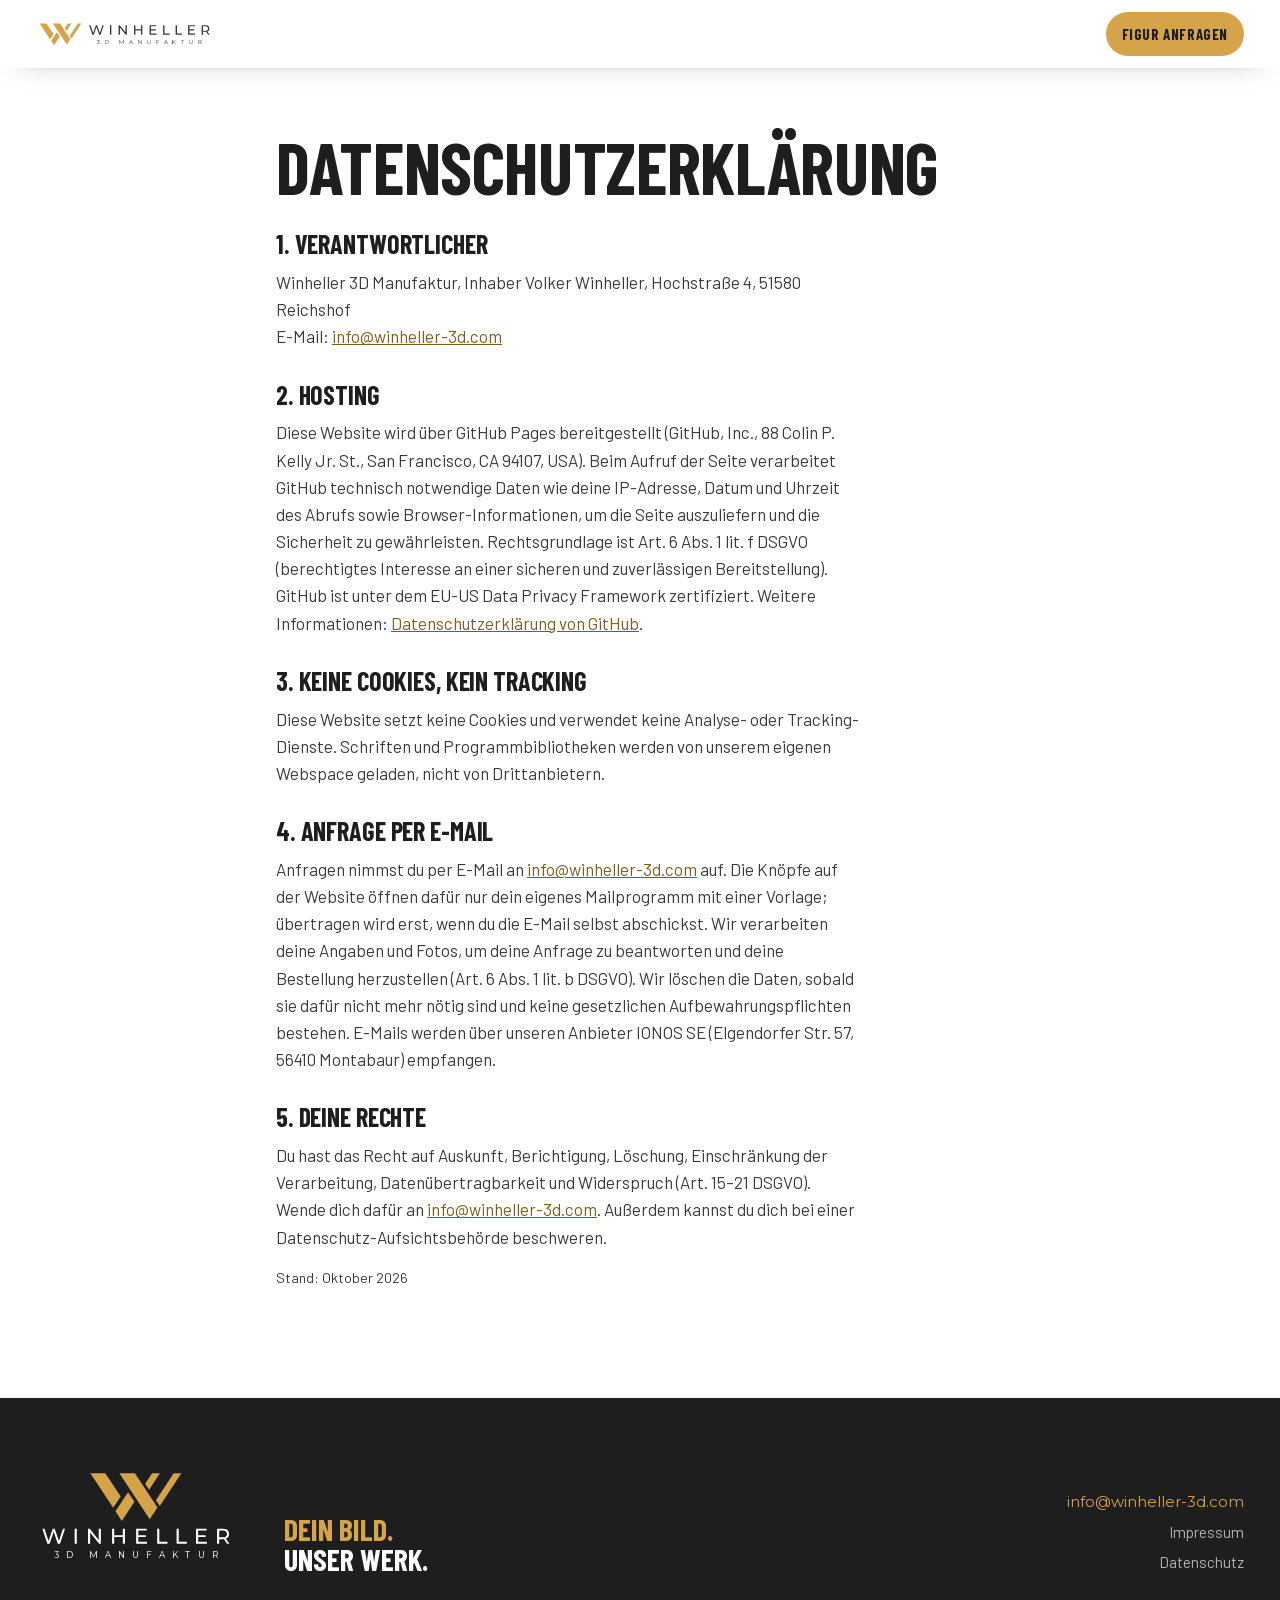
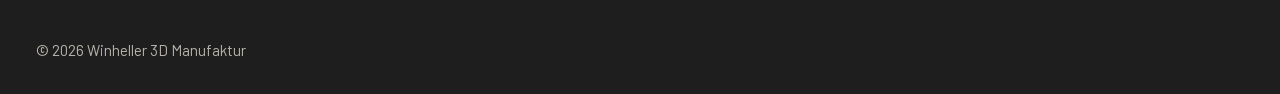
<file: datenschutz.html>
<!doctype html>
<html lang="de">
<head>
<meta charset="utf-8">
<meta name="viewport" content="width=device-width, initial-scale=1, viewport-fit=cover">
<title>Datenschutz – Winheller 3D Manufaktur</title>
<meta name="robots" content="noindex">
<link rel="icon" href="img/favicon.svg" type="image/svg+xml">
<link rel="stylesheet" href="css/style.css?v=20261102">
</head>
<body>
<svg width="0" height="0" style="position:absolute" aria-hidden="true"><defs><symbol id="lg-stack" viewBox="0 0 709 398">
<g transform="translate(192.8,40.0) scale(0.9800)" style="fill:var(--lg-gold,#D5A34A)"><polygon points="0,0 54,0 109.5,84.1 82.5,125.0"/><polygon points="105,0 161,0 242.6,123.6 214.6,166.1"/><polygon points="136.2,68.5 159.2,103.4 113.8,172.3 90.7,137.4"/><polygon points="301.3,0 329,0 251.0,118.2 237.2,97.2"/><polygon points="223.3,0 251.6,0 212.3,59.5 198.2,38.1"/></g>
<path transform="translate(20.0,236.6)" style="fill:var(--lg-ink,#3A3939)" d="M20.14 53.0 2.422857142857143 -7.105427357601002e-15H10.221428571428572L24.531428571428574 43.081428571428575L39.44714285714286 -7.105427357601002e-15H46.41285714285715L61.025714285714294 43.308571428571426L75.63857142857144 -7.105427357601002e-15H82.83142857142857L65.11428571428571 53.0H57.16428571428572L42.70285714285715 10.675714285714285L28.241428571428575 53.0ZM117.05428571428571 53.0V-7.105427357601002e-15H124.62571428571428V53.0ZM164.37571428571425 53.0V-7.105427357601002e-15H170.5842857142857L202.38428571428568 39.52285714285714V-7.105427357601002e-15H209.95571428571427V53.0H203.74714285714285L171.94714285714284 13.477142857142852V53.0ZM287.7142857142857 -7.105427357601002e-15H295.2857142857143V53.0H287.7142857142857V29.377142857142854H257.27714285714285V53.0H249.70571428571427V-7.105427357601002e-15H257.27714285714285V22.79H287.7142857142857ZM342.6071428571429 46.41285714285714H373.49857142857144V53.0H335.0357142857143V-7.105427357601002e-15H372.43857142857144V6.587142857142851H342.6071428571429V22.865714285714283H369.18285714285713V29.30142857142857H342.6071428571429ZM409.6142857142857 53.0V-7.105427357601002e-15H417.1857142857143V46.41285714285714H445.88142857142856V53.0ZM478.43857142857144 53.0V-7.105427357601002e-15H486.01V46.41285714285714H514.7057142857143V53.0ZM554.8342857142858 46.41285714285714H585.7257142857143V53.0H547.2628571428572V-7.105427357601002e-15H584.6657142857143V6.587142857142851H554.8342857142858V22.865714285714283H581.4100000000001V29.30142857142857H554.8342857142858ZM621.8414285714287 53.0V-7.105427357601002e-15H642.5114285714286Q649.4771428571429 -7.105427357601002e-15 654.3985714285715 2.1957142857142813Q659.32 4.39142857142857 661.97 8.555714285714284Q664.62 12.719999999999999 664.62 18.474285714285713Q664.62 24.228571428571428 661.97 28.354999999999997Q659.32 32.481428571428566 654.3985714285715 34.677142857142854Q653.7171428571429 34.98 652.96 35.28285714285714L665.5285714285715 53.0H657.2757142857143L645.8428571428572 36.721428571428575Q644.2528571428571 36.87285714285714 642.5114285714286 36.87285714285714H629.4128571428572V53.0ZM629.4128571428572 30.437142857142856H642.2842857142857Q649.5528571428572 30.437142857142856 653.3007142857143 27.294999999999998Q657.0485714285714 24.15285714285714 657.0485714285714 18.474285714285713Q657.0485714285714 12.795714285714283 653.3007142857143 9.691428571428567Q649.5528571428572 6.587142857142851 642.2842857142857 6.587142857142851H629.4128571428572Z"/>
<text x="63.8" y="341.6" textLength="580" lengthAdjust="spacing" style="fill:var(--lg-ink,#3A3939);font-family:Montserrat,system-ui,sans-serif;font-weight:400;font-size:30.5px">3D MANUFAKTUR</text>
</symbol><symbol id="lg-quer" viewBox="0 0 969 180">
<g transform="translate(20.0,30.0) scale(0.6977)" style="fill:var(--lg-gold,#D5A34A)"><polygon points="0,0 54,0 109.5,84.1 82.5,125.0"/><polygon points="105,0 161,0 242.6,123.6 214.6,166.1"/><polygon points="136.2,68.5 159.2,103.4 113.8,172.3 90.7,137.4"/><polygon points="301.3,0 329,0 251.0,118.2 237.2,97.2"/><polygon points="223.3,0 251.6,0 212.3,59.5 198.2,38.1"/></g>
<path transform="translate(290.2,39.5)" style="fill:var(--lg-ink,#3A3939)" d="M20.14 53.0 2.422857142857143 -7.105427357601002e-15H10.221428571428572L24.531428571428574 43.081428571428575L39.44714285714286 -7.105427357601002e-15H46.41285714285715L61.025714285714294 43.308571428571426L75.63857142857144 -7.105427357601002e-15H82.83142857142857L65.11428571428571 53.0H57.16428571428572L42.70285714285715 10.675714285714285L28.241428571428575 53.0ZM117.05428571428571 53.0V-7.105427357601002e-15H124.62571428571428V53.0ZM164.37571428571425 53.0V-7.105427357601002e-15H170.5842857142857L202.38428571428568 39.52285714285714V-7.105427357601002e-15H209.95571428571427V53.0H203.74714285714285L171.94714285714284 13.477142857142852V53.0ZM287.7142857142857 -7.105427357601002e-15H295.2857142857143V53.0H287.7142857142857V29.377142857142854H257.27714285714285V53.0H249.70571428571427V-7.105427357601002e-15H257.27714285714285V22.79H287.7142857142857ZM342.6071428571429 46.41285714285714H373.49857142857144V53.0H335.0357142857143V-7.105427357601002e-15H372.43857142857144V6.587142857142851H342.6071428571429V22.865714285714283H369.18285714285713V29.30142857142857H342.6071428571429ZM409.6142857142857 53.0V-7.105427357601002e-15H417.1857142857143V46.41285714285714H445.88142857142856V53.0ZM478.43857142857144 53.0V-7.105427357601002e-15H486.01V46.41285714285714H514.7057142857143V53.0ZM554.8342857142858 46.41285714285714H585.7257142857143V53.0H547.2628571428572V-7.105427357601002e-15H584.6657142857143V6.587142857142851H554.8342857142858V22.865714285714283H581.4100000000001V29.30142857142857H554.8342857142858ZM621.8414285714287 53.0V-7.105427357601002e-15H642.5114285714286Q649.4771428571429 -7.105427357601002e-15 654.3985714285715 2.1957142857142813Q659.32 4.39142857142857 661.97 8.555714285714284Q664.62 12.719999999999999 664.62 18.474285714285713Q664.62 24.228571428571428 661.97 28.354999999999997Q659.32 32.481428571428566 654.3985714285715 34.677142857142854Q653.7171428571429 34.98 652.96 35.28285714285714L665.5285714285715 53.0H657.2757142857143L645.8428571428572 36.721428571428575Q644.2528571428571 36.87285714285714 642.5114285714286 36.87285714285714H629.4128571428572V53.0ZM629.4128571428572 30.437142857142856H642.2842857142857Q649.5528571428572 30.437142857142856 653.3007142857143 27.294999999999998Q657.0485714285714 24.15285714285714 657.0485714285714 18.474285714285713Q657.0485714285714 12.795714285714283 653.3007142857143 9.691428571428567Q649.5528571428572 6.587142857142851 642.2842857142857 6.587142857142851H629.4128571428572Z"/>
<text x="334.1" y="140.5" textLength="580" lengthAdjust="spacing" style="fill:var(--lg-ink,#3A3939);font-family:Montserrat,system-ui,sans-serif;font-weight:400;font-size:30.5px">3D MANUFAKTUR</text>
</symbol><symbol id="lg-mark" viewBox="0 0 410 410">
<g transform="translate(40.0,119.0) scale(1.0000)" style="fill:var(--lg-gold,#D5A34A)"><polygon points="0,0 54,0 109.5,84.1 82.5,125.0"/><polygon points="105,0 161,0 242.6,123.6 214.6,166.1"/><polygon points="136.2,68.5 159.2,103.4 113.8,172.3 90.7,137.4"/><polygon points="301.3,0 329,0 251.0,118.2 237.2,97.2"/><polygon points="223.3,0 251.6,0 212.3,59.5 198.2,38.1"/></g>
</symbol></defs></svg>
<header class="nav is-scrolled" id="nav">
  <div class="wrap nav__in">
    <a href="index.html" aria-label="Winheller 3D Manufaktur, zur Startseite"><svg class="lg nav__logo" viewBox="0 0 969 180" role="img" aria-label="Winheller 3D Manufaktur"><use href="#lg-quer"/></svg></a>
    <a class="btn btn--s" href="index.html#anfrage">Figur anfragen</a>
  </div>
</header>
<main class="wrap doc">
<h1>Datenschutz&shy;erklärung</h1>
<h2>1. Verantwortlicher</h2>
<p>Winheller 3D Manufaktur, Inhaber Volker Winheller, Hochstraße 4, 51580 Reichshof<br>
E-Mail: <a href="mailto:info@winheller-3d.com">info@winheller-3d.com</a></p>

<h2>2. Hosting</h2>
<p>Diese Website wird über GitHub Pages bereitgestellt (GitHub, Inc., 88 Colin P. Kelly Jr. St., San Francisco, CA 94107, USA). Beim Aufruf der Seite verarbeitet GitHub technisch notwendige Daten wie deine IP-Adresse, Datum und Uhrzeit des Abrufs sowie Browser-Informationen, um die Seite auszuliefern und die Sicherheit zu gewährleisten. Rechtsgrundlage ist Art. 6 Abs. 1 lit. f DSGVO (berechtigtes Interesse an einer sicheren und zuverlässigen Bereitstellung). GitHub ist unter dem EU-US Data Privacy Framework zertifiziert. Weitere Informationen: <a href="https://docs.github.com/de/site-policy/privacy-policies/github-general-privacy-statement">Datenschutzerklärung von GitHub</a>.</p>

<h2>3. Keine Cookies, kein Tracking</h2>
<p>Diese Website setzt keine Cookies und verwendet keine Analyse- oder Tracking-Dienste. Schriften und Programmbibliotheken werden von unserem eigenen Webspace geladen, nicht von Drittanbietern.</p>

<h2>4. Anfrage per E-Mail</h2>
<p>Anfragen nimmst du per E-Mail an <a href="mailto:info@winheller-3d.com">info@winheller-3d.com</a> auf. Die Knöpfe auf der Website öffnen dafür nur dein eigenes Mailprogramm mit einer Vorlage; übertragen wird erst, wenn du die E-Mail selbst abschickst. Wir verarbeiten deine Angaben und Fotos, um deine Anfrage zu beantworten und deine Bestellung herzustellen (Art. 6 Abs. 1 lit. b DSGVO). Wir löschen die Daten, sobald sie dafür nicht mehr nötig sind und keine gesetzlichen Aufbewahrungspflichten bestehen. E-Mails werden über unseren Anbieter IONOS SE (Elgendorfer Str. 57, 56410 Montabaur) empfangen.</p>

<h2>5. Deine Rechte</h2>
<p>Du hast das Recht auf Auskunft, Berichtigung, Löschung, Einschränkung der Verarbeitung, Datenübertragbarkeit und Widerspruch (Art. 15–21 DSGVO). Wende dich dafür an <a href="mailto:info@winheller-3d.com">info@winheller-3d.com</a>. Außerdem kannst du dich bei einer Datenschutz-Aufsichtsbehörde beschweren.</p>

<p><small>Stand: Oktober 2026</small></p>
</main>
<footer>
  <div class="wrap foot">
    <svg class="lg" viewBox="0 0 709 398" role="img" aria-label="Winheller 3D Manufaktur" style="--lg-ink:#FFFFFF"><use href="#lg-stack"/></svg>
    <p class="foot__claim"><span>Dein Bild.</span><br>Unser Werk.</p>
    <nav class="foot__links" aria-label="Rechtliches und Kontakt">
      <a class="foot__mail" href="mailto:info@winheller-3d.com">info@winheller-3d.com</a>
      <a href="impressum.html">Impressum</a>
      <a href="datenschutz.html">Datenschutz</a>
    </nav>
  </div>
  <div class="wrap foot__base">© 2026 Winheller 3D Manufaktur</div>
</footer>
</body>
</html>
</file>
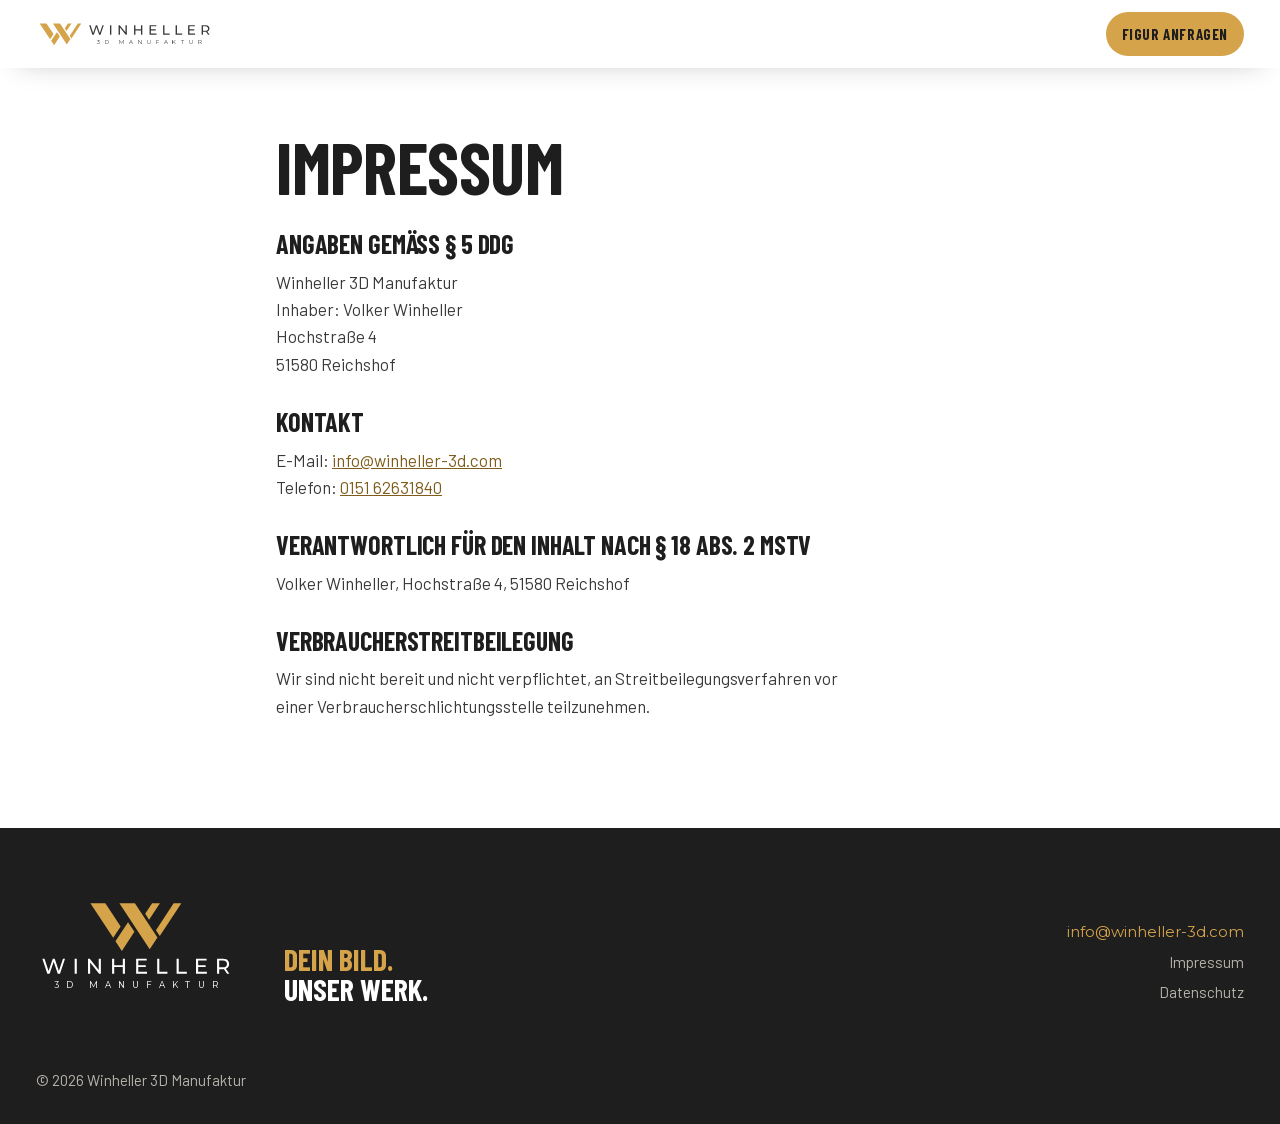
<file: impressum.html>
<!doctype html>
<html lang="de">
<head>
<meta charset="utf-8">
<meta name="viewport" content="width=device-width, initial-scale=1, viewport-fit=cover">
<title>Impressum – Winheller 3D Manufaktur</title>
<meta name="robots" content="noindex">
<link rel="icon" href="img/favicon.svg" type="image/svg+xml">
<link rel="stylesheet" href="css/style.css?v=20261102">
</head>
<body>
<svg width="0" height="0" style="position:absolute" aria-hidden="true"><defs><symbol id="lg-stack" viewBox="0 0 709 398">
<g transform="translate(192.8,40.0) scale(0.9800)" style="fill:var(--lg-gold,#D5A34A)"><polygon points="0,0 54,0 109.5,84.1 82.5,125.0"/><polygon points="105,0 161,0 242.6,123.6 214.6,166.1"/><polygon points="136.2,68.5 159.2,103.4 113.8,172.3 90.7,137.4"/><polygon points="301.3,0 329,0 251.0,118.2 237.2,97.2"/><polygon points="223.3,0 251.6,0 212.3,59.5 198.2,38.1"/></g>
<path transform="translate(20.0,236.6)" style="fill:var(--lg-ink,#3A3939)" d="M20.14 53.0 2.422857142857143 -7.105427357601002e-15H10.221428571428572L24.531428571428574 43.081428571428575L39.44714285714286 -7.105427357601002e-15H46.41285714285715L61.025714285714294 43.308571428571426L75.63857142857144 -7.105427357601002e-15H82.83142857142857L65.11428571428571 53.0H57.16428571428572L42.70285714285715 10.675714285714285L28.241428571428575 53.0ZM117.05428571428571 53.0V-7.105427357601002e-15H124.62571428571428V53.0ZM164.37571428571425 53.0V-7.105427357601002e-15H170.5842857142857L202.38428571428568 39.52285714285714V-7.105427357601002e-15H209.95571428571427V53.0H203.74714285714285L171.94714285714284 13.477142857142852V53.0ZM287.7142857142857 -7.105427357601002e-15H295.2857142857143V53.0H287.7142857142857V29.377142857142854H257.27714285714285V53.0H249.70571428571427V-7.105427357601002e-15H257.27714285714285V22.79H287.7142857142857ZM342.6071428571429 46.41285714285714H373.49857142857144V53.0H335.0357142857143V-7.105427357601002e-15H372.43857142857144V6.587142857142851H342.6071428571429V22.865714285714283H369.18285714285713V29.30142857142857H342.6071428571429ZM409.6142857142857 53.0V-7.105427357601002e-15H417.1857142857143V46.41285714285714H445.88142857142856V53.0ZM478.43857142857144 53.0V-7.105427357601002e-15H486.01V46.41285714285714H514.7057142857143V53.0ZM554.8342857142858 46.41285714285714H585.7257142857143V53.0H547.2628571428572V-7.105427357601002e-15H584.6657142857143V6.587142857142851H554.8342857142858V22.865714285714283H581.4100000000001V29.30142857142857H554.8342857142858ZM621.8414285714287 53.0V-7.105427357601002e-15H642.5114285714286Q649.4771428571429 -7.105427357601002e-15 654.3985714285715 2.1957142857142813Q659.32 4.39142857142857 661.97 8.555714285714284Q664.62 12.719999999999999 664.62 18.474285714285713Q664.62 24.228571428571428 661.97 28.354999999999997Q659.32 32.481428571428566 654.3985714285715 34.677142857142854Q653.7171428571429 34.98 652.96 35.28285714285714L665.5285714285715 53.0H657.2757142857143L645.8428571428572 36.721428571428575Q644.2528571428571 36.87285714285714 642.5114285714286 36.87285714285714H629.4128571428572V53.0ZM629.4128571428572 30.437142857142856H642.2842857142857Q649.5528571428572 30.437142857142856 653.3007142857143 27.294999999999998Q657.0485714285714 24.15285714285714 657.0485714285714 18.474285714285713Q657.0485714285714 12.795714285714283 653.3007142857143 9.691428571428567Q649.5528571428572 6.587142857142851 642.2842857142857 6.587142857142851H629.4128571428572Z"/>
<text x="63.8" y="341.6" textLength="580" lengthAdjust="spacing" style="fill:var(--lg-ink,#3A3939);font-family:Montserrat,system-ui,sans-serif;font-weight:400;font-size:30.5px">3D MANUFAKTUR</text>
</symbol><symbol id="lg-quer" viewBox="0 0 969 180">
<g transform="translate(20.0,30.0) scale(0.6977)" style="fill:var(--lg-gold,#D5A34A)"><polygon points="0,0 54,0 109.5,84.1 82.5,125.0"/><polygon points="105,0 161,0 242.6,123.6 214.6,166.1"/><polygon points="136.2,68.5 159.2,103.4 113.8,172.3 90.7,137.4"/><polygon points="301.3,0 329,0 251.0,118.2 237.2,97.2"/><polygon points="223.3,0 251.6,0 212.3,59.5 198.2,38.1"/></g>
<path transform="translate(290.2,39.5)" style="fill:var(--lg-ink,#3A3939)" d="M20.14 53.0 2.422857142857143 -7.105427357601002e-15H10.221428571428572L24.531428571428574 43.081428571428575L39.44714285714286 -7.105427357601002e-15H46.41285714285715L61.025714285714294 43.308571428571426L75.63857142857144 -7.105427357601002e-15H82.83142857142857L65.11428571428571 53.0H57.16428571428572L42.70285714285715 10.675714285714285L28.241428571428575 53.0ZM117.05428571428571 53.0V-7.105427357601002e-15H124.62571428571428V53.0ZM164.37571428571425 53.0V-7.105427357601002e-15H170.5842857142857L202.38428571428568 39.52285714285714V-7.105427357601002e-15H209.95571428571427V53.0H203.74714285714285L171.94714285714284 13.477142857142852V53.0ZM287.7142857142857 -7.105427357601002e-15H295.2857142857143V53.0H287.7142857142857V29.377142857142854H257.27714285714285V53.0H249.70571428571427V-7.105427357601002e-15H257.27714285714285V22.79H287.7142857142857ZM342.6071428571429 46.41285714285714H373.49857142857144V53.0H335.0357142857143V-7.105427357601002e-15H372.43857142857144V6.587142857142851H342.6071428571429V22.865714285714283H369.18285714285713V29.30142857142857H342.6071428571429ZM409.6142857142857 53.0V-7.105427357601002e-15H417.1857142857143V46.41285714285714H445.88142857142856V53.0ZM478.43857142857144 53.0V-7.105427357601002e-15H486.01V46.41285714285714H514.7057142857143V53.0ZM554.8342857142858 46.41285714285714H585.7257142857143V53.0H547.2628571428572V-7.105427357601002e-15H584.6657142857143V6.587142857142851H554.8342857142858V22.865714285714283H581.4100000000001V29.30142857142857H554.8342857142858ZM621.8414285714287 53.0V-7.105427357601002e-15H642.5114285714286Q649.4771428571429 -7.105427357601002e-15 654.3985714285715 2.1957142857142813Q659.32 4.39142857142857 661.97 8.555714285714284Q664.62 12.719999999999999 664.62 18.474285714285713Q664.62 24.228571428571428 661.97 28.354999999999997Q659.32 32.481428571428566 654.3985714285715 34.677142857142854Q653.7171428571429 34.98 652.96 35.28285714285714L665.5285714285715 53.0H657.2757142857143L645.8428571428572 36.721428571428575Q644.2528571428571 36.87285714285714 642.5114285714286 36.87285714285714H629.4128571428572V53.0ZM629.4128571428572 30.437142857142856H642.2842857142857Q649.5528571428572 30.437142857142856 653.3007142857143 27.294999999999998Q657.0485714285714 24.15285714285714 657.0485714285714 18.474285714285713Q657.0485714285714 12.795714285714283 653.3007142857143 9.691428571428567Q649.5528571428572 6.587142857142851 642.2842857142857 6.587142857142851H629.4128571428572Z"/>
<text x="334.1" y="140.5" textLength="580" lengthAdjust="spacing" style="fill:var(--lg-ink,#3A3939);font-family:Montserrat,system-ui,sans-serif;font-weight:400;font-size:30.5px">3D MANUFAKTUR</text>
</symbol><symbol id="lg-mark" viewBox="0 0 410 410">
<g transform="translate(40.0,119.0) scale(1.0000)" style="fill:var(--lg-gold,#D5A34A)"><polygon points="0,0 54,0 109.5,84.1 82.5,125.0"/><polygon points="105,0 161,0 242.6,123.6 214.6,166.1"/><polygon points="136.2,68.5 159.2,103.4 113.8,172.3 90.7,137.4"/><polygon points="301.3,0 329,0 251.0,118.2 237.2,97.2"/><polygon points="223.3,0 251.6,0 212.3,59.5 198.2,38.1"/></g>
</symbol></defs></svg>
<header class="nav is-scrolled" id="nav">
  <div class="wrap nav__in">
    <a href="index.html" aria-label="Winheller 3D Manufaktur, zur Startseite"><svg class="lg nav__logo" viewBox="0 0 969 180" role="img" aria-label="Winheller 3D Manufaktur"><use href="#lg-quer"/></svg></a>
    <a class="btn btn--s" href="index.html#anfrage">Figur anfragen</a>
  </div>
</header>
<main class="wrap doc">
<h1>Impressum</h1>
<h2>Angaben gemäß § 5 DDG</h2>
<p>Winheller 3D Manufaktur<br>
Inhaber: Volker Winheller<br>
Hochstraße 4<br>
51580 Reichshof</p>
<h2>Kontakt</h2>
<p>E-Mail: <a href="mailto:info@winheller-3d.com">info@winheller-3d.com</a><br>
Telefon: <a href="tel:+4915162631840">0151 62631840</a></p>
<h2>Verantwortlich für den Inhalt nach § 18 Abs. 2 MStV</h2>
<p>Volker Winheller, Hochstraße 4, 51580 Reichshof</p>
<h2>Verbraucherstreitbeilegung</h2>
<p>Wir sind nicht bereit und nicht verpflichtet, an Streitbeilegungsverfahren vor einer Verbraucherschlichtungsstelle teilzunehmen.</p>
</main>
<footer>
  <div class="wrap foot">
    <svg class="lg" viewBox="0 0 709 398" role="img" aria-label="Winheller 3D Manufaktur" style="--lg-ink:#FFFFFF"><use href="#lg-stack"/></svg>
    <p class="foot__claim"><span>Dein Bild.</span><br>Unser Werk.</p>
    <nav class="foot__links" aria-label="Rechtliches und Kontakt">
      <a class="foot__mail" href="mailto:info@winheller-3d.com">info@winheller-3d.com</a>
      <a href="impressum.html">Impressum</a>
      <a href="datenschutz.html">Datenschutz</a>
    </nav>
  </div>
  <div class="wrap foot__base">© 2026 Winheller 3D Manufaktur</div>
</footer>
</body>
</html>
</file>
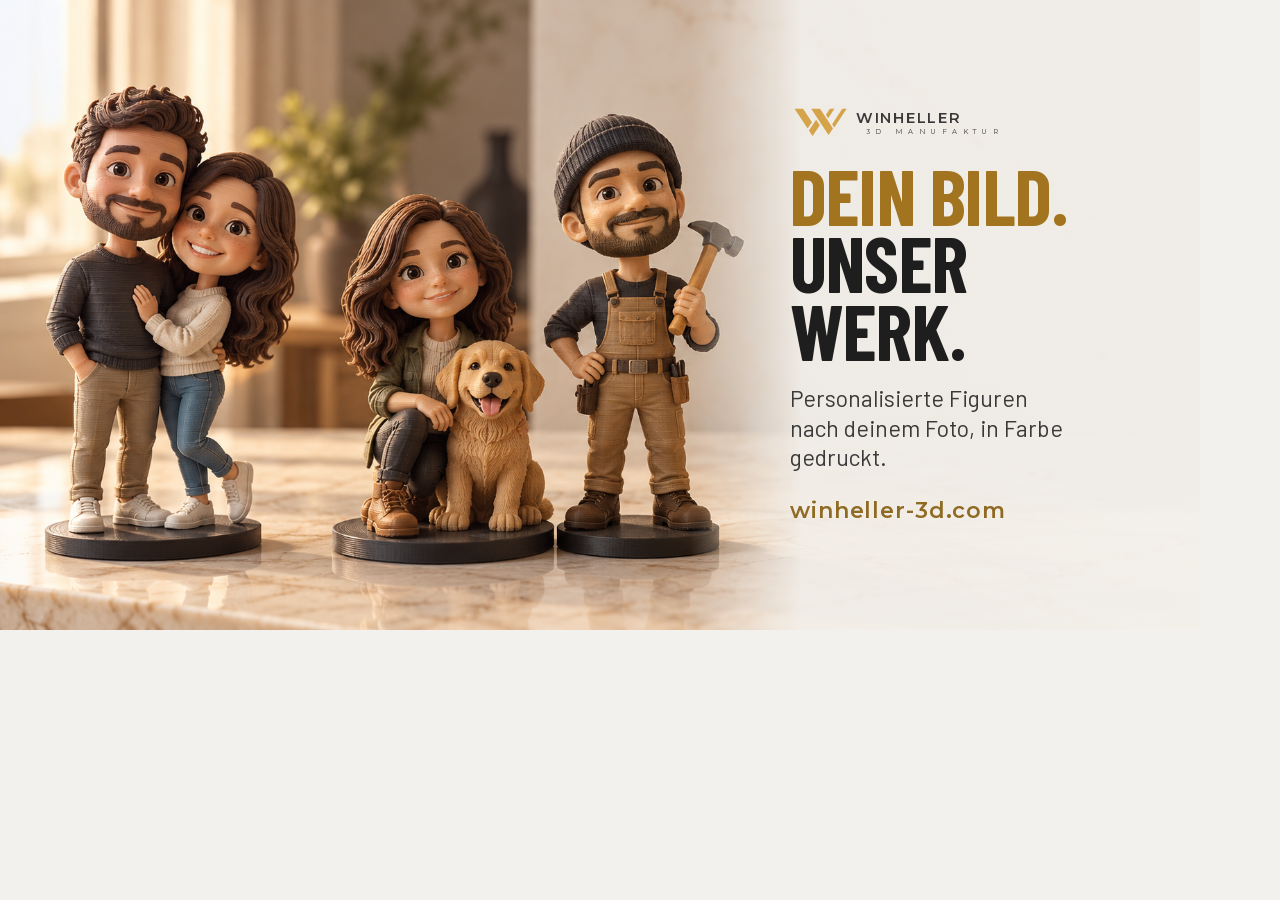
<file: tools/og.html>
<!doctype html><html lang="de"><head><meta charset="utf-8">
<link rel="stylesheet" href="../css/style.css">
<style>
html{background:#F3F1ED}body{margin:0;width:1200px;height:630px;overflow:hidden;background:#F3F1ED;font-family:'Barlow',sans-serif;color:#1E1E1E;position:relative}
.img{position:absolute;left:0;top:0;height:630px;width:1200px;object-fit:cover;object-position:left center}
.fade{position:absolute;left:690px;right:0;top:0;height:630px;background:linear-gradient(90deg,rgba(243,241,237,0),rgba(243,241,237,.9) 22%,rgba(243,241,237,.94))}
.copy{position:absolute;left:790px;top:0;height:630px;display:flex;flex-direction:column;justify-content:center;gap:20px;width:360px}
.logo{width:220px}
h1{font-family:'Barlow Condensed';font-weight:700;text-transform:uppercase;font-size:78px;line-height:.86;margin:0;letter-spacing:-.01em}
h1 span{display:block;color:#A3741F}
p{font-size:23px;line-height:1.3;margin:0;max-width:22ch;color:#3A3939}
.url{font-family:'Montserrat';font-weight:600;font-size:22px;color:#8F6A22;letter-spacing:.04em}
</style></head><body>
<img class="img" src="../docs/bilder-quellen/10-og.png" alt=""><div class="fade"></div>
<div class="copy">
<svg class="logo" viewBox="0 0 969 180"><g transform="translate(20.0,30.0) scale(0.6977)" fill="#D5A34A"><polygon points="0,0 54,0 109.5,84.1 82.5,125.0"/><polygon points="105,0 161,0 242.6,123.6 214.6,166.1"/><polygon points="136.2,68.5 159.2,103.4 113.8,172.3 90.7,137.4"/><polygon points="301.3,0 329,0 251.0,118.2 237.2,97.2"/><polygon points="223.3,0 251.6,0 212.3,59.5 198.2,38.1"/></g><text x="290" y="92" style="font-family:Montserrat;font-weight:600;font-size:64px;fill:#3A3939;letter-spacing:.12em">WINHELLER</text><text x="334.1" y="140.5" textLength="580" lengthAdjust="spacing" style="fill:#3A3939;font-family:Montserrat;font-weight:400;font-size:30.5px">3D MANUFAKTUR</text></svg>
<h1><span>Dein Bild.</span>Unser Werk.</h1>
<p>Personalisierte Figuren nach deinem Foto, in Farbe gedruckt.</p>
<div class="url">winheller-3d.com</div>
</div></body></html>
</file>
<file: css/style.css>
/* Selbst gehostete Schriften (Barlow, Barlow Condensed, Montserrat), SIL Open Font License */
@font-face {
  font-family: 'Barlow';
  font-style: italic;
  font-weight: 300;
  font-display: swap;
  src: url(fonts/Barlow-300i-latin-ext.woff2) format('woff2');
  unicode-range: U+0100-02BA, U+02BD-02C5, U+02C7-02CC, U+02CE-02D7, U+02DD-02FF, U+0304, U+0308, U+0329, U+1D00-1DBF, U+1E00-1E9F, U+1EF2-1EFF, U+2020, U+20A0-20AB, U+20AD-20C4, U+2113, U+2C60-2C7F, U+A720-A7FF;
}
@font-face {
  font-family: 'Barlow';
  font-style: italic;
  font-weight: 300;
  font-display: swap;
  src: url(fonts/Barlow-300i-latin.woff2) format('woff2');
  unicode-range: U+0000-00FF, U+0131, U+0152-0153, U+02BB-02BC, U+02C6, U+02DA, U+02DC, U+0304, U+0308, U+0329, U+2000-206F, U+20AC, U+2122, U+2191, U+2193, U+2212, U+2215, U+FEFF, U+FFFD;
}
@font-face {
  font-family: 'Barlow';
  font-style: normal;
  font-weight: 400;
  font-display: swap;
  src: url(fonts/Barlow-400-latin-ext.woff2) format('woff2');
  unicode-range: U+0100-02BA, U+02BD-02C5, U+02C7-02CC, U+02CE-02D7, U+02DD-02FF, U+0304, U+0308, U+0329, U+1D00-1DBF, U+1E00-1E9F, U+1EF2-1EFF, U+2020, U+20A0-20AB, U+20AD-20C4, U+2113, U+2C60-2C7F, U+A720-A7FF;
}
@font-face {
  font-family: 'Barlow';
  font-style: normal;
  font-weight: 400;
  font-display: swap;
  src: url(fonts/Barlow-400-latin.woff2) format('woff2');
  unicode-range: U+0000-00FF, U+0131, U+0152-0153, U+02BB-02BC, U+02C6, U+02DA, U+02DC, U+0304, U+0308, U+0329, U+2000-206F, U+20AC, U+2122, U+2191, U+2193, U+2212, U+2215, U+FEFF, U+FFFD;
}
@font-face {
  font-family: 'Barlow';
  font-style: normal;
  font-weight: 500;
  font-display: swap;
  src: url(fonts/Barlow-500-latin-ext.woff2) format('woff2');
  unicode-range: U+0100-02BA, U+02BD-02C5, U+02C7-02CC, U+02CE-02D7, U+02DD-02FF, U+0304, U+0308, U+0329, U+1D00-1DBF, U+1E00-1E9F, U+1EF2-1EFF, U+2020, U+20A0-20AB, U+20AD-20C4, U+2113, U+2C60-2C7F, U+A720-A7FF;
}
@font-face {
  font-family: 'Barlow';
  font-style: normal;
  font-weight: 500;
  font-display: swap;
  src: url(fonts/Barlow-500-latin.woff2) format('woff2');
  unicode-range: U+0000-00FF, U+0131, U+0152-0153, U+02BB-02BC, U+02C6, U+02DA, U+02DC, U+0304, U+0308, U+0329, U+2000-206F, U+20AC, U+2122, U+2191, U+2193, U+2212, U+2215, U+FEFF, U+FFFD;
}
@font-face {
  font-family: 'Barlow';
  font-style: normal;
  font-weight: 600;
  font-display: swap;
  src: url(fonts/Barlow-600-latin-ext.woff2) format('woff2');
  unicode-range: U+0100-02BA, U+02BD-02C5, U+02C7-02CC, U+02CE-02D7, U+02DD-02FF, U+0304, U+0308, U+0329, U+1D00-1DBF, U+1E00-1E9F, U+1EF2-1EFF, U+2020, U+20A0-20AB, U+20AD-20C4, U+2113, U+2C60-2C7F, U+A720-A7FF;
}
@font-face {
  font-family: 'Barlow';
  font-style: normal;
  font-weight: 600;
  font-display: swap;
  src: url(fonts/Barlow-600-latin.woff2) format('woff2');
  unicode-range: U+0000-00FF, U+0131, U+0152-0153, U+02BB-02BC, U+02C6, U+02DA, U+02DC, U+0304, U+0308, U+0329, U+2000-206F, U+20AC, U+2122, U+2191, U+2193, U+2212, U+2215, U+FEFF, U+FFFD;
}
@font-face {
  font-family: 'Barlow Condensed';
  font-style: normal;
  font-weight: 600;
  font-display: swap;
  src: url(fonts/BarlowCondensed-600-latin-ext.woff2) format('woff2');
  unicode-range: U+0100-02BA, U+02BD-02C5, U+02C7-02CC, U+02CE-02D7, U+02DD-02FF, U+0304, U+0308, U+0329, U+1D00-1DBF, U+1E00-1E9F, U+1EF2-1EFF, U+2020, U+20A0-20AB, U+20AD-20C4, U+2113, U+2C60-2C7F, U+A720-A7FF;
}
@font-face {
  font-family: 'Barlow Condensed';
  font-style: normal;
  font-weight: 600;
  font-display: swap;
  src: url(fonts/BarlowCondensed-600-latin.woff2) format('woff2');
  unicode-range: U+0000-00FF, U+0131, U+0152-0153, U+02BB-02BC, U+02C6, U+02DA, U+02DC, U+0304, U+0308, U+0329, U+2000-206F, U+20AC, U+2122, U+2191, U+2193, U+2212, U+2215, U+FEFF, U+FFFD;
}
@font-face {
  font-family: 'Barlow Condensed';
  font-style: normal;
  font-weight: 700;
  font-display: swap;
  src: url(fonts/BarlowCondensed-700-latin-ext.woff2) format('woff2');
  unicode-range: U+0100-02BA, U+02BD-02C5, U+02C7-02CC, U+02CE-02D7, U+02DD-02FF, U+0304, U+0308, U+0329, U+1D00-1DBF, U+1E00-1E9F, U+1EF2-1EFF, U+2020, U+20A0-20AB, U+20AD-20C4, U+2113, U+2C60-2C7F, U+A720-A7FF;
}
@font-face {
  font-family: 'Barlow Condensed';
  font-style: normal;
  font-weight: 700;
  font-display: swap;
  src: url(fonts/BarlowCondensed-700-latin.woff2) format('woff2');
  unicode-range: U+0000-00FF, U+0131, U+0152-0153, U+02BB-02BC, U+02C6, U+02DA, U+02DC, U+0304, U+0308, U+0329, U+2000-206F, U+20AC, U+2122, U+2191, U+2193, U+2212, U+2215, U+FEFF, U+FFFD;
}
@font-face {
  font-family: 'Montserrat';
  font-style: normal;
  font-weight: 400;
  font-display: swap;
  src: url(fonts/Montserrat-400-latin-ext.woff2) format('woff2');
  unicode-range: U+0100-02BA, U+02BD-02C5, U+02C7-02CC, U+02CE-02D7, U+02DD-02FF, U+0304, U+0308, U+0329, U+1D00-1DBF, U+1E00-1E9F, U+1EF2-1EFF, U+2020, U+20A0-20AB, U+20AD-20C4, U+2113, U+2C60-2C7F, U+A720-A7FF;
}
@font-face {
  font-family: 'Montserrat';
  font-style: normal;
  font-weight: 400;
  font-display: swap;
  src: url(fonts/Montserrat-400-latin.woff2) format('woff2');
  unicode-range: U+0000-00FF, U+0131, U+0152-0153, U+02BB-02BC, U+02C6, U+02DA, U+02DC, U+0304, U+0308, U+0329, U+2000-206F, U+20AC, U+2122, U+2191, U+2193, U+2212, U+2215, U+FEFF, U+FFFD;
}
@font-face {
  font-family: 'Montserrat';
  font-style: normal;
  font-weight: 500;
  font-display: swap;
  src: url(fonts/Montserrat-500-latin-ext.woff2) format('woff2');
  unicode-range: U+0100-02BA, U+02BD-02C5, U+02C7-02CC, U+02CE-02D7, U+02DD-02FF, U+0304, U+0308, U+0329, U+1D00-1DBF, U+1E00-1E9F, U+1EF2-1EFF, U+2020, U+20A0-20AB, U+20AD-20C4, U+2113, U+2C60-2C7F, U+A720-A7FF;
}
@font-face {
  font-family: 'Montserrat';
  font-style: normal;
  font-weight: 500;
  font-display: swap;
  src: url(fonts/Montserrat-500-latin.woff2) format('woff2');
  unicode-range: U+0000-00FF, U+0131, U+0152-0153, U+02BB-02BC, U+02C6, U+02DA, U+02DC, U+0304, U+0308, U+0329, U+2000-206F, U+20AC, U+2122, U+2191, U+2193, U+2212, U+2215, U+FEFF, U+FFFD;
}
@font-face {
  font-family: 'Montserrat';
  font-style: normal;
  font-weight: 600;
  font-display: swap;
  src: url(fonts/Montserrat-600-latin-ext.woff2) format('woff2');
  unicode-range: U+0100-02BA, U+02BD-02C5, U+02C7-02CC, U+02CE-02D7, U+02DD-02FF, U+0304, U+0308, U+0329, U+1D00-1DBF, U+1E00-1E9F, U+1EF2-1EFF, U+2020, U+20A0-20AB, U+20AD-20C4, U+2113, U+2C60-2C7F, U+A720-A7FF;
}
@font-face {
  font-family: 'Montserrat';
  font-style: normal;
  font-weight: 600;
  font-display: swap;
  src: url(fonts/Montserrat-600-latin.woff2) format('woff2');
  unicode-range: U+0000-00FF, U+0131, U+0152-0153, U+02BB-02BC, U+02C6, U+02DA, U+02DC, U+0304, U+0308, U+0329, U+2000-206F, U+20AC, U+2122, U+2191, U+2193, U+2212, U+2215, U+FEFF, U+FFFD;
}

/* Winheller 3D Manufaktur
   Konzept „Druckplatte“: Die Seite zeigt, wie eine Figur Schicht für Schicht entsteht.
   Markenfarben aus dem Brand Guide v2: Gold nur als Akzent, Anthrazit für Struktur, Marmor als Fläche. */
:root{
  color-scheme: light;
  --gold:#D5A34A; --gold-hi:#E3B357; --gold-lo:#B8862F; --gold-text:#7F5C1C; --gold-display:#8F6A22;
  --anthrazit:#3A3939; --tief:#1E1E1E; --weiss:#FFFFFF; --marmor:#F3F1ED; --marmor-2:#E9E5DE;
  --stein:#605D59; --linie:#E3E0DA; --nacht-linie:#3d3b3a; --nacht-text:#B9B5AE;
  --f-head:'Barlow Condensed','Arial Narrow',sans-serif;
  --f-body:'Barlow',system-ui,sans-serif;
  --f-brand:'Montserrat',system-ui,sans-serif;
  /* Typo-Skala (Quarte 1.333) */
  --t-xs:13px; --t-s:15px; --t-m:17px; --t-l:22px; --t-xl:30px; --t-2xl:clamp(40px,5.4vw,64px); --t-hero:clamp(58px,9vw,136px);
  --s2:8px; --s3:12px; --s4:16px; --s6:24px; --s8:32px; --s12:48px; --s16:64px; --s24:96px;
  --ease:cubic-bezier(.2,.7,.2,1); --ease-out:cubic-bezier(.23,1,.32,1);
}
*{box-sizing:border-box}
html{scroll-behavior:smooth;-webkit-text-size-adjust:100%;scroll-padding-top:84px;-webkit-tap-highlight-color:rgba(213,163,74,.25)}
button,a,label,input,select,summary{touch-action:manipulation}
.skip{position:absolute;left:16px;top:-60px;z-index:100;background:var(--tief);color:#fff;padding:10px 16px;text-decoration:none;font-weight:600}
.skip:focus{top:12px}
@media (prefers-reduced-motion:reduce){html{scroll-behavior:auto}*,*::before,*::after{animation:none!important;transition:none!important}}
body{background:var(--weiss);color:var(--anthrazit);font-family:var(--f-body);font-size:var(--t-m);line-height:1.6;margin:0;overflow-x:clip}
img,svg,canvas{display:block;max-width:100%}
img{height:auto}
a{color:inherit}
.wrap{max-width:1240px;margin:0 auto;padding-inline:max(16px,env(safe-area-inset-left,0px)) max(16px,env(safe-area-inset-right,0px))}
h1,h2,h3{font-family:var(--f-head);font-weight:700;text-transform:uppercase;line-height:.95;margin:0;text-wrap:balance;color:var(--tief);letter-spacing:-.005em}
h2{font-size:var(--t-2xl)}
h3{font-size:var(--t-l);letter-spacing:.01em;line-height:1.05}
.flow h3{font-size:24px}
p{margin:0}
.lede{max-width:56ch;color:var(--anthrazit);font-size:var(--t-m)}
.lg{display:block;height:auto;width:100%}
.sr{position:absolute;width:1px;height:1px;overflow:hidden;clip:rect(0 0 0 0);white-space:nowrap}
:focus-visible{outline:2px solid var(--gold-text);outline-offset:3px}
.num{font-variant-numeric:tabular-nums}

/* Buttons */
.btn{appearance:none;border:0;cursor:pointer;display:inline-flex;align-items:center;justify-content:center;gap:10px;font-family:var(--f-head);font-weight:700;font-size:17px;letter-spacing:.04em;text-transform:uppercase;padding:14px 24px;background:var(--gold);color:var(--tief);text-decoration:none;transition:background-color .2s ease,color .2s ease,transform .16s var(--ease-out)}
.btn:active:not(:disabled){transform:scale(.97)}
@media (hover:hover){.btn:hover{background:var(--gold-hi)}}
.btn:disabled{opacity:.55;cursor:default}
.btn--line{background:transparent;color:var(--tief);box-shadow:inset 0 0 0 2px currentColor}
.btn--line:hover{background:var(--tief);color:#fff}
.on-dark .btn--line{color:#fff}
.on-dark .btn--line:hover{background:#fff;color:var(--tief)}
.btn--s{font-size:15px;padding:10px 16px;white-space:nowrap}
@media (max-width:600px){.nav__logo{width:118px}.btn__long{display:none}.menu summary{padding:0 10px}}

/* Navigation */
.nav{position:sticky;top:0;z-index:50;background:rgba(255,255,255,.92);backdrop-filter:saturate(1.4) blur(10px);-webkit-backdrop-filter:saturate(1.4) blur(10px)}
.nav__in{display:flex;align-items:center;justify-content:space-between;gap:var(--s6);height:68px}
.nav__logo{width:176px;flex:none}
.nav__links{display:flex;gap:28px;font-family:var(--f-head);font-weight:600;font-size:16px;letter-spacing:.06em;text-transform:uppercase}
.nav__links a{text-decoration:none;color:var(--tief);padding-block:6px;position:relative}
.nav__links a::after{content:"";position:absolute;left:0;right:0;bottom:0;height:2px;background:var(--gold);transform:scaleX(0);transform-origin:left;transition:transform .25s var(--ease-out)}
@media (hover:hover){.nav__links a:hover::after{transform:scaleX(1)}}
.menu{display:none}
@media (max-width:900px){
  .nav__links{display:none}.nav__logo{width:150px}
  .menu{display:block;position:relative}
  .menu summary{list-style:none;cursor:pointer;display:inline-flex;align-items:center;justify-content:center;min-width:44px;min-height:44px;border-radius:999px;font-family:var(--f-head);font-weight:600;font-size:15px;letter-spacing:.06em;text-transform:uppercase;padding:0 14px;color:var(--tief)}
  .menu summary::-webkit-details-marker{display:none}
  .menu summary::after{display:none}
  .nav__in{gap:var(--s3)}
  .btn--s{white-space:nowrap}
  .menu[open] summary{background:var(--marmor-2)}
  .menu__panel{position:absolute;right:0;top:calc(100% + 8px);min-width:200px;background:#fff;border:1px solid var(--linie);border-radius:18px;padding:8px;box-shadow:0 12px 28px -18px rgba(30,30,30,.35);display:grid}
  .menu__panel a{text-decoration:none;color:var(--tief);font-family:var(--f-head);font-weight:600;font-size:17px;letter-spacing:.05em;text-transform:uppercase;padding:12px 14px;border-radius:12px}
  .menu__panel a:hover,.menu__panel a:focus-visible{background:var(--marmor)}
}

/* ---------- Hero: die Druckplatte ---------- */
.hero{position:relative;background:var(--marmor);overflow:hidden;isolation:isolate}
/* feine Schichtlinien wie auf einem gedruckten Objekt */
.hero::before{content:"";position:absolute;inset:0;z-index:-1;background:repeating-linear-gradient(0deg,rgba(30,30,30,.035) 0 1px,transparent 1px 7px);mask-image:linear-gradient(90deg,transparent 30%,#000 75%);-webkit-mask-image:linear-gradient(90deg,transparent 30%,#000 75%)}
.hero__in{display:grid;grid-template-columns:minmax(0,1.1fr) minmax(0,.9fr);min-height:min(calc(100svh - 68px),900px);align-items:stretch}
@media (max-width:900px){.hero__in{grid-template-columns:1fr;min-height:0}}
.hero__copy{display:flex;flex-direction:column;justify-content:center;gap:var(--s8);padding-block:var(--s16);position:relative;z-index:2}
.claim{font-size:var(--t-hero);line-height:.84;letter-spacing:-.015em;margin-left:-.04em}
.claim__a{display:block;color:var(--gold-display);white-space:nowrap}
.claim__b{display:block;color:var(--tief);white-space:nowrap}
/* Zeilen bauen sich in Druckschichten von unten auf */
.claim__a,.claim__b{clip-path:inset(100% 0 0 0);animation:layers .9s steps(14,end) forwards}
.claim__b{animation-delay:.35s}
@keyframes layers{to{clip-path:inset(0 0 0 0)}}
.hero__sub{font-size:var(--t-l);line-height:1.4;max-width:30ch;color:var(--anthrazit)}
.hero__sub em{font-style:italic;font-weight:300}
.hero__btns{display:flex;gap:var(--s3);flex-wrap:wrap}
.hero__facts{display:flex;gap:var(--s6) var(--s8);flex-wrap:wrap;padding-top:var(--s4);max-width:560px;font-size:var(--t-s);color:var(--anthrazit)}
.hero__facts b{display:block;font-family:var(--f-head);font-size:var(--t-l);text-transform:uppercase;color:var(--tief);letter-spacing:.02em}

.hero__media{position:relative;display:flex;flex-direction:column}
.stage{position:relative;flex:1;min-height:520px;cursor:grab;touch-action:pan-y}
.stage:active{cursor:grabbing}
.stage canvas{position:absolute;inset:0;width:100%!important;height:100%!important}
@media (max-width:900px){.stage{min-height:0;aspect-ratio:1/1.05;margin-inline:-16px}}
.stage__fallback{position:absolute;inset:0;display:grid;place-items:end center;z-index:1;transition:opacity .4s ease;pointer-events:none}
.stage.is-ready .stage__fallback{opacity:0}
.stage__fallback img{max-height:92%;width:auto;border-radius:22px;mask-image:linear-gradient(180deg,#000 80%,transparent);-webkit-mask-image:linear-gradient(180deg,#000 80%,transparent)}
.readout{position:absolute;right:max(16px,2vw);top:var(--s8);text-align:right;pointer-events:none;color:var(--anthrazit);font-size:var(--t-s)}
.readout b{display:block;font-family:var(--f-head);font-size:44px;line-height:1;color:var(--tief)}
.readout b small{font-size:20px;color:var(--stein)}
.readout .bar{display:block;width:120px;height:4px;background:var(--marmor-2);margin:10px 0 0 auto;position:relative;overflow:hidden}
.readout .bar i{position:absolute;inset:0 auto 0 0;width:var(--p,100%);background:var(--gold)}
.dock{position:absolute;left:0;right:0;bottom:var(--s6);display:flex;justify-content:center;gap:var(--s2);flex-wrap:wrap;padding-inline:16px;z-index:2}
.chip{appearance:none;cursor:pointer;border:0;background:var(--weiss);color:var(--tief);font-family:var(--f-head);font-weight:600;font-size:17px;letter-spacing:.03em;text-transform:uppercase;padding:10px 15px;display:inline-flex;gap:8px;align-items:center;transition:background-color .2s ease,color .2s ease,transform .16s var(--ease-out)}
.chip:active{transform:scale(.97)}
.chip i{width:14px;height:14px;display:inline-block;border-radius:50%;box-shadow:inset 0 0 0 1px rgba(0,0,0,.15)}
.chip[aria-pressed="true"]{background:var(--tief);color:#fff}
@media (hover:hover){.chip:not([aria-pressed="true"]):hover{background:var(--marmor-2)}}
.hint{position:absolute;left:var(--s6);top:var(--s8);font-size:var(--t-s);color:var(--anthrazit);display:flex;gap:8px;align-items:center;pointer-events:none}
@media (max-width:900px){.hint{left:16px;top:auto;bottom:16px}.readout{display:none}.dock{position:static;justify-content:flex-start;padding:0 0 var(--s8)}.chip{font-size:15px;padding:11px 14px;min-height:44px}}
@media (max-width:600px){.hero__copy{padding-block:var(--s8) var(--s6);gap:var(--s6)}.hero__facts{gap:var(--s3) var(--s6);padding:var(--s3) var(--s4);font-size:var(--t-xs)}.hero__facts b{font-size:var(--t-m)}}

/* ---------- Abschnitte ---------- */
.band{padding-block:var(--s24)}
@media (max-width:700px){.band{padding-block:var(--s16)}}
.band--marmor{background:var(--marmor)}
.band--dark{background:var(--tief);color:#E9E6E0}
.band--dark h2,.band--dark h3{color:#fff}
.band--dark .lede{color:var(--nacht-text)}
.head{display:grid;grid-template-columns:minmax(0,1fr) minmax(0,1fr);gap:var(--s8);align-items:end;margin-bottom:var(--s12)}
@media (max-width:800px){.head{grid-template-columns:1fr;gap:var(--s4)}}

/* Ablauf */
.flow{display:grid;grid-template-columns:repeat(3,minmax(0,1fr));gap:var(--s8);list-style:none;margin:0;padding:0}
@media (max-width:960px){.flow{grid-template-columns:1fr}}
.flow__step{display:flex;flex-direction:column;gap:var(--s3);min-width:0}
.flow__step > p:first-of-type{min-height:3.3em}
@media (max-width:960px){.flow{gap:var(--s12)}}
.flow__step p{color:var(--anthrazit);font-size:var(--t-s);max-width:40ch}
.flow__media{margin:var(--s4) 0 0;aspect-ratio:4/5;background:var(--marmor);position:relative;overflow:hidden}
.flow__media img{width:100%;height:100%;object-fit:cover}
.tag{position:absolute;left:var(--s3);top:var(--s3);background:var(--tief);color:#fff;font-size:var(--t-xs);font-weight:500;padding:4px 10px}




/* Anfrage */
.ask{display:grid;grid-template-columns:minmax(0,.8fr) minmax(0,1.1fr) minmax(0,1.1fr);gap:var(--s8);align-items:start}
@media (max-width:960px){.ask{grid-template-columns:1fr;gap:var(--s6)}}
.ask__media{margin:0;border-radius:22px;overflow:hidden;background:#262525}
.ask__media img{width:100%;height:auto;aspect-ratio:3/4;object-fit:cover}
.ask__media figcaption{font-size:var(--t-s);color:var(--nacht-text);padding:12px 16px}
@media (max-width:960px){.ask__media img{aspect-ratio:4/3}}
.mail{background:#2a2929;padding:var(--s6);display:grid;gap:var(--s4);align-content:start}
.mail__btns{display:flex;gap:var(--s3);flex-wrap:wrap}
.status{font-size:var(--t-s);color:var(--gold);min-height:1.4em}

/* Fragen */
.faq{display:grid;grid-template-columns:minmax(0,.8fr) minmax(0,1.2fr);gap:var(--s12)}
@media (max-width:900px){.faq{grid-template-columns:1fr}}
.faq__list{display:grid;gap:var(--s2)}
details{background:var(--marmor)}
summary{list-style:none;cursor:pointer;padding:20px var(--s6);display:flex;justify-content:space-between;align-items:center;gap:var(--s4);font-family:var(--f-head);font-weight:700;font-size:var(--t-l);text-transform:uppercase;color:var(--tief)}
summary::-webkit-details-marker{display:none}
summary::after{content:"";flex:none;width:14px;height:14px;background:linear-gradient(var(--gold-text),var(--gold-text)) center/100% 2px no-repeat,linear-gradient(var(--gold-text),var(--gold-text)) center/2px 100% no-repeat;transition:transform .25s var(--ease)}
details[open] summary::after{transform:rotate(45deg)}
details p{margin:0 var(--s6) 22px;color:var(--stein);max-width:62ch}

/* Footer */
footer{background:var(--tief);color:var(--nacht-text);font-size:var(--t-s)}
.foot{display:grid;grid-template-columns:auto 1fr auto;gap:var(--s12);align-items:end;padding-block:var(--s16) var(--s12)}
@media (max-width:760px){.foot{grid-template-columns:1fr;gap:var(--s6)}}
.foot .lg{width:200px}
.foot__claim{font-family:var(--f-head);font-weight:700;text-transform:uppercase;font-size:var(--t-xl);line-height:1;color:#fff}
.foot__claim span{color:var(--gold)}
.foot__links{display:grid;gap:6px;text-align:right}
@media (max-width:760px){.foot__links{text-align:left}}
.foot__links a{text-decoration:none;color:var(--nacht-text)}
.foot__links a:hover{color:var(--gold)}
.foot__mail{font-family:var(--f-brand);color:var(--gold)!important}
.foot__base{padding-block:var(--s4) var(--s8);font-size:var(--t-s)}

/* Rechtliches (Unterseiten) */
.doc{max-width:760px;padding-block:var(--s16) var(--s24)}
.doc h1{font-size:clamp(44px,6vw,72px);margin-bottom:var(--s8)}
.doc h2{font-size:26px;margin:var(--s8) 0 var(--s3)}
.doc p,.doc li{color:var(--anthrazit);max-width:65ch;margin-bottom:var(--s3)}
.doc a{color:var(--gold-text)}
.doc .ph{background:#FBF5EA;border:1px dashed var(--gold);padding:0 4px}

/* Ohne Bewegung: alles sofort sichtbar */
@media (prefers-reduced-motion:reduce){.claim__a,.claim__b,.printed img{clip-path:none}.printed .head-line{display:none}}

/* Eintritt der Abschnittsteile: Überschrift, Text, Bild nacheinander (nur mit JS, einmal) */
.js .rv{opacity:0;transform:translateY(24px);transition:opacity .6s var(--ease-out),transform .7s var(--ease-out);transition-delay:calc(var(--i,0) * 80ms)}
.js .rv.in{opacity:1;transform:none}
@media (prefers-reduced-motion:reduce){.js .rv{opacity:1;transform:none}}

/* =========================================================
   Glas: Milchglas-Flächen vor weichgezeichneten Figurenfotos
   und warmem Werkstattlicht. Ohne Unterbau wirkt Glas nicht,
   darum hat jeder Glas-Abschnitt eine eigene Kulisse.
   ========================================================= */
:root{
  --glass-light:rgba(255,255,255,.52);
  --glass-light-edge:rgba(255,255,255,.75);
  --glass-dark:rgba(30,30,30,.55);
  --glass-dark-edge:rgba(255,255,255,.14);
  --glass-blur:blur(22px) saturate(1.7);
  --glass-lift:0 1px 0 rgba(255,255,255,.6) inset,0 10px 24px -16px rgba(30,30,30,.25);
  --glass-lift-dark:0 1px 0 rgba(255,255,255,.12) inset,0 12px 28px -18px rgba(0,0,0,.5);
}
/* Kulissen */
.hero,.band{position:relative;isolation:isolate}
.backdrop{position:absolute;inset:0;z-index:-1;overflow:hidden;pointer-events:none}
.backdrop::before{content:"";position:absolute;inset:-60px;background-size:cover;background-position:center;filter:blur(48px) saturate(1.25);opacity:.55;transform:scale(1.1)}
.backdrop i{position:absolute;border-radius:50%;filter:blur(70px);opacity:.55}
.backdrop--hero::before{background-image:url(../img/schritt-3.webp);opacity:.3;inset:-80px -80px -80px 40%}
.backdrop--hero i:nth-child(1){width:520px;height:520px;right:4%;top:10%;background:#E3B357;opacity:.45}
.backdrop--hero i:nth-child(2){width:360px;height:360px;left:-80px;bottom:-120px;background:#fff;opacity:.9}
.backdrop--hero i:nth-child(3){width:300px;height:300px;right:30%;bottom:-60px;background:#c98b62;opacity:.25}
.backdrop--anfrage::before{background-image:url(../img/schritt-1.webp);opacity:.2;inset:-80px -80px -80px 45%}
.backdrop--anfrage i:nth-child(1){width:560px;height:560px;left:-140px;bottom:-200px;background:var(--gold);opacity:.28}
.backdrop--anfrage i:nth-child(2){width:420px;height:420px;right:5%;top:-120px;background:#c98b62;opacity:.18}
.backdrop--anfrage i:nth-child(3){display:none}
.backdrop--fragen i:nth-child(1){width:520px;height:520px;left:-120px;top:10%;background:#E3B357;opacity:.3}
.backdrop--fragen i:nth-child(2){width:420px;height:420px;right:-80px;bottom:-80px;background:#d9cfbf;opacity:.6}
.backdrop--fragen i:nth-child(3){display:none}
.backdrop--fragen::before{display:none}
.hero::before{z-index:0;opacity:.6}
.hero__in{position:relative;z-index:1}

/* Glas-Material: Füllung, Unschärfe, Lichtkante oben, Lichtreflex folgt der Maus */
.glass{background:var(--glass-light);-webkit-backdrop-filter:var(--glass-blur);backdrop-filter:var(--glass-blur);box-shadow:var(--glass-lift);border:1px solid var(--glass-light-edge);isolation:isolate;overflow:hidden}
.glass--dark{background:var(--glass-dark);border-color:var(--glass-dark-edge);box-shadow:var(--glass-lift-dark)}
.glass::after{content:"";position:absolute;inset:0;z-index:-1;pointer-events:none;background:radial-gradient(420px circle at var(--mx,30%) var(--my,0%),rgba(255,255,255,.35),transparent 60%);opacity:.4;transition:opacity .3s ease}
.glass--dark::after{background:radial-gradient(420px circle at var(--mx,30%) var(--my,0%),rgba(227,179,87,.18),transparent 60%)}

/* Hero */
.hero{background:var(--marmor)}
.mail.glass,.hero__facts.glass{position:relative}
.hero__facts.glass{padding:var(--s4) var(--s6);border-radius:18px;max-width:max-content}
.readout.glass{padding:var(--s4) var(--s6);border-radius:18px}
.hint.glass{padding:8px 14px;border-radius:999px}
.chip{border-radius:999px;background:var(--glass-light);-webkit-backdrop-filter:var(--glass-blur);backdrop-filter:var(--glass-blur);box-shadow:0 1px 0 rgba(255,255,255,.7) inset,0 10px 24px -14px rgba(30,30,30,.4);border:1px solid var(--glass-light-edge)}
.chip[aria-pressed="true"]{background:rgba(30,30,30,.82);border-color:rgba(255,255,255,.12)}
@media (hover:hover){.chip:not([aria-pressed="true"]):hover{background:rgba(255,255,255,.8)}}

/* Ablauf: Bildflächen mit Glas-Etikett */
.flow__media{border-radius:20px}
.tag{border-radius:999px;background:rgba(30,30,30,.78);left:var(--s4);top:var(--s4)}



/* Anfrage: dunkles Glas */
.band--dark{background:#141313}
.mail.glass{border-radius:26px}
.mail pre{background:rgba(0,0,0,.35);border-radius:14px}

/* Fragen: helle Glasstreifen */
details{background:var(--glass-light);-webkit-backdrop-filter:var(--glass-blur);backdrop-filter:var(--glass-blur);border:1px solid var(--glass-light-edge);border-radius:18px;box-shadow:0 1px 0 rgba(255,255,255,.7) inset}
details[open]{background:rgba(255,255,255,.72)}

/* Buttons: runde Form passend zum Glas */
.btn{border-radius:999px}
.btn--line{box-shadow:inset 0 0 0 2px currentColor}

/* Navigation: Glasleiste */
.nav{background:rgba(255,255,255,.6);-webkit-backdrop-filter:blur(20px) saturate(1.8);backdrop-filter:blur(20px) saturate(1.8);box-shadow:0 1px 0 rgba(255,255,255,.7) inset,0 10px 30px -20px rgba(30,30,30,.4)}

/* Wer Transparenz reduziert haben möchte, bekommt feste Flächen */
@media (prefers-reduced-transparency:reduce){
.glass,.chip,details,.nav,.tag{-webkit-backdrop-filter:none;backdrop-filter:none}
.glass,.chip,details,.nav{background:#fff}
.glass--dark,.mail.glass{background:#262525}
  .backdrop{display:none}
}
/* Handy: weniger Unschärfe, spart Akku und bleibt flüssig */
@media (max-width:700px){
  :root{--glass-blur:blur(14px) saturate(1.5)}
  .backdrop i{filter:blur(50px)}
  .backdrop--hero::before{-webkit-mask-image:linear-gradient(180deg,transparent 20%,#000 55%);mask-image:linear-gradient(180deg,transparent 20%,#000 55%)}
}

/* Figurenwahl über der Farbwahl */
.dock{flex-direction:column;align-items:center;gap:var(--s2)}
.dock__row{display:flex;flex-wrap:wrap;justify-content:center;gap:var(--s2)}
.chip--model{font-size:18px;padding:11px 18px}
@media (max-width:900px){.dock{align-items:flex-start}.dock__row{justify-content:flex-start}}

/* Werkstatt: Kennzahlen + Materialtabelle */
.backdrop--werkstatt::before{background-image:url(../img/katalog/designlampe.jpg);opacity:.2;inset:-80px -80px -80px 45%}
.backdrop--werkstatt i:nth-child(1){width:560px;height:560px;left:-140px;top:-120px;background:#E3B357;opacity:.28}
.backdrop--werkstatt i:nth-child(2){width:420px;height:420px;right:10%;bottom:-160px;background:#fff;opacity:.9}
.backdrop--werkstatt i:nth-child(3){display:none}
.werk{display:grid;grid-template-columns:minmax(0,.9fr) minmax(0,1.1fr);grid-template-areas:"a b" "c d";gap:var(--s6) var(--s8);align-items:center;margin-bottom:var(--s8)}
.werk > .werk__media:first-child{grid-area:a}.werk__media--wide{grid-area:c}.werk__media--drucker{grid-area:d}.werk .stats{grid-area:b;align-self:start}
.werk__media--drucker img{object-position:50% 45%}
.werk__media--wide img{aspect-ratio:16/9;object-position:50% 70%}
@media (max-width:900px){.werk{grid-template-columns:1fr;grid-template-areas:"a" "b" "c" "d";gap:var(--s6)}}
.werk__media{margin:0;border-radius:22px;overflow:hidden;background:var(--marmor-2)}
.werk__media img{width:100%;height:auto;aspect-ratio:4/5;object-fit:cover}
.werk__media figcaption{font-size:var(--t-s);color:var(--anthrazit);padding:12px 16px;background:rgba(255,255,255,.7)}
.stats{list-style:none;margin:0;padding:0;display:grid;grid-template-columns:repeat(2,minmax(0,1fr));gap:var(--s4)}
.stat{padding:var(--s6);border-radius:20px;display:grid;gap:6px}
.stat b{font-family:var(--f-head);font-weight:700;text-transform:uppercase;font-size:var(--t-xl);line-height:1;color:var(--tief)}
.stat span{font-size:var(--t-s);color:var(--anthrazit)}
.mats{border-radius:22px;padding:var(--s6);overflow-x:auto}
.mats table{width:100%;border-collapse:collapse;font-size:var(--t-s)}
@media (max-width:700px){
  .mats thead{position:absolute;width:1px;height:1px;overflow:hidden;clip:rect(0 0 0 0)}
  .mats tr{display:grid;grid-template-columns:1fr;gap:2px;padding:12px 0;border-bottom:1px solid rgba(30,30,30,.1)}
  .mats tbody tr:last-child{border-bottom:0}
  .mats th,.mats td{display:block;padding:0;border:0}
  .mats tbody th{font-size:var(--t-m)}
  .mats td::before{content:attr(data-label) ": ";font-weight:600;color:var(--tief)}
}
.mats caption{text-align:left;font-family:var(--f-head);font-weight:700;text-transform:uppercase;font-size:var(--t-l);color:var(--tief);padding-bottom:var(--s4)}
.mats th,.mats td{text-align:left;padding:12px 16px 12px 0;border-bottom:1px solid rgba(30,30,30,.1);vertical-align:top}
.mats thead th{font-size:14px;font-weight:600;color:var(--stein);border-bottom-width:2px}
.mats tbody th{font-weight:600;color:var(--tief);white-space:nowrap}
.mats tbody tr:last-child th,.mats tbody tr:last-child td{border-bottom:0}

/* Sortiment: Produkte wie im Katalog, Bild und Text im Wechsel */
.backdrop--sortiment::before{background-image:url(../img/katalog/fotolampe.jpg);opacity:.18;inset:-80px 45% -80px -80px}
.backdrop--sortiment i:nth-child(1){width:620px;height:620px;right:-140px;top:10%;background:#E3B357;opacity:.32}
.backdrop--sortiment i:nth-child(2){width:420px;height:420px;left:15%;bottom:-140px;background:#fff;opacity:.85}
.backdrop--sortiment i:nth-child(3){display:none}
.cats{display:flex;flex-wrap:wrap;gap:var(--s2);margin-bottom:var(--s12)}
.cats .chip{text-decoration:none;background:transparent;box-shadow:inset 0 0 0 1.5px var(--tief);border:0}
@media (hover:hover){.cats .chip:hover{background:var(--tief);color:#fff}}
.group{margin-bottom:var(--s16);scroll-margin-top:90px}
.group__title{font-size:clamp(28px,3.2vw,38px);color:var(--gold-display);letter-spacing:.02em;margin-bottom:var(--s6)}
.item{display:grid;grid-template-columns:minmax(0,.85fr) minmax(0,1.15fr);gap:var(--s8);align-items:center;padding:var(--s4);border-radius:26px;margin-bottom:var(--s4)}
.item--flip .item__media{order:2}
@media (max-width:800px){.item{grid-template-columns:1fr;gap:var(--s4)}.item--flip .item__media{order:0}}
.item__media{margin:0;aspect-ratio:4/5;overflow:hidden;border-radius:20px;background:var(--marmor-2)}
.item__media img{width:100%;height:100%;object-fit:cover;transition:transform .6s var(--ease-out)}
@media (hover:hover){.item:hover .item__media img{transform:scale(1.03)}}
.item__body{display:grid;gap:var(--s4);padding:var(--s4) var(--s4) var(--s4) 0}
.item--flip .item__body{padding:var(--s4) 0 var(--s4) var(--s4)}
@media (max-width:800px){.item__body,.item--flip .item__body{padding:0 var(--s2) var(--s4)}}
.item h4{font-family:var(--f-head);font-weight:700;text-transform:uppercase;font-size:26px;line-height:1;color:var(--tief);margin:0}
.item p{color:var(--anthrazit);max-width:52ch}
.item__facts{margin:0;display:grid;gap:0}
.item__facts div{display:grid;grid-template-columns:110px 1fr;gap:var(--s4);padding:10px 0;border-top:1px solid rgba(30,30,30,.1);font-size:var(--t-s)}
.item__facts dt{font-weight:600;color:var(--tief)}
.item__facts dd{margin:0;color:var(--anthrazit)}
.item .btn{justify-self:start}
.group--compact{display:grid;grid-template-columns:repeat(2,minmax(0,1fr));gap:var(--s4)}
.group--compact .group__title{grid-column:1/-1}
.group--compact .item{grid-template-columns:1fr;gap:var(--s3);align-items:start;margin:0;padding:var(--s3)}
.group--compact .item__media,.group--compact .item--flip .item__media{order:0;aspect-ratio:1/1}
.group--compact .item__media img{object-position:50% 65%}
.group--compact .item__body,.group--compact .item--flip .item__body{padding:var(--s2) var(--s3) var(--s3)}
.group--compact .item h4{font-size:24px}
.group--compact .item p{font-size:var(--t-s)}
@media (max-width:800px){
  .group--compact{grid-template-columns:1fr}
  .group--compact .item{grid-template-columns:104px minmax(0,1fr);gap:var(--s3);align-items:start}
  .group--compact .item__media{border-radius:14px}
  .group--compact .item__body,.group--compact .item--flip .item__body{padding:0 var(--s2) 0 0;gap:var(--s3)}
  .group--compact .item h4{font-size:20px}
  .group--compact .item__facts div{grid-template-columns:1fr;gap:2px;padding:8px 0}
}
.cta{margin-top:var(--s16);padding-top:var(--s8);border-top:2px solid var(--gold);display:grid;grid-template-columns:auto minmax(0,1.2fr) minmax(0,.8fr);gap:var(--s8);align-items:center}
@media (max-width:800px){.cta{grid-template-columns:auto 1fr;gap:var(--s4) var(--s4)}.cta__btns{grid-column:1/-1}}
.cta__media{margin:0;width:160px;height:160px;border-radius:50%;overflow:hidden;background:var(--marmor-2)}
.cta__media img{width:100%;height:100%;object-fit:cover;object-position:60% 35%}
@media (max-width:800px){.cta__media{width:96px;height:96px}}
.cta__h{font-size:clamp(28px,3.4vw,40px);margin-bottom:var(--s3)}
.cta__btns{display:flex;flex-direction:column;align-items:flex-start;gap:var(--s3)}
@media (min-width:801px){.cta__btns{align-items:flex-end}}
.cta__addr{font-family:var(--f-brand);font-weight:600;font-size:var(--t-m);color:var(--gold-text);text-decoration:none;overflow-wrap:anywhere}
.cta__addr:hover{text-decoration:underline;text-underline-offset:4px}
.ideas__grid{display:grid;grid-template-columns:repeat(3,minmax(0,1fr));gap:var(--s4);margin-top:var(--s6)}
@media (max-width:860px){.group--compact{display:grid;grid-template-columns:repeat(2,minmax(0,1fr));gap:var(--s4)}
.group--compact .group__title{grid-column:1/-1}
.group--compact .item{grid-template-columns:1fr;gap:var(--s3);align-items:start;margin:0;padding:var(--s3)}
.group--compact .item__media,.group--compact .item--flip .item__media{order:0;aspect-ratio:1/1}
.group--compact .item__media img{object-position:50% 65%}
.group--compact .item__body,.group--compact .item--flip .item__body{padding:var(--s2) var(--s3) var(--s3)}
.group--compact .item h4{font-size:24px}
.group--compact .item p{font-size:var(--t-s)}
@media (max-width:800px){
  .group--compact{grid-template-columns:1fr}
  .group--compact .item{grid-template-columns:104px minmax(0,1fr);gap:var(--s3);align-items:start}
  .group--compact .item__media{border-radius:14px}
  .group--compact .item__body,.group--compact .item--flip .item__body{padding:0 var(--s2) 0 0;gap:var(--s3)}
  .group--compact .item h4{font-size:20px}
  .group--compact .item__facts div{grid-template-columns:1fr;gap:2px;padding:8px 0}
}
.cta{margin-top:var(--s16);padding-top:var(--s8);border-top:2px solid var(--gold);display:grid;grid-template-columns:auto minmax(0,1.2fr) minmax(0,.8fr);gap:var(--s8);align-items:center}
@media (max-width:800px){.cta{grid-template-columns:auto 1fr;gap:var(--s4) var(--s4)}.cta__btns{grid-column:1/-1}}
.cta__media{margin:0;width:160px;height:160px;border-radius:50%;overflow:hidden;background:var(--marmor-2)}
.cta__media img{width:100%;height:100%;object-fit:cover;object-position:60% 35%}
@media (max-width:800px){.cta__media{width:96px;height:96px}}
.cta__h{font-size:clamp(28px,3.4vw,40px);margin-bottom:var(--s3)}
.cta__btns{display:flex;flex-direction:column;align-items:flex-start;gap:var(--s3)}
@media (min-width:801px){.cta__btns{align-items:flex-end}}
.cta__addr{font-family:var(--f-brand);font-weight:600;font-size:var(--t-m);color:var(--gold-text);text-decoration:none;overflow-wrap:anywhere}
.cta__addr:hover{text-decoration:underline;text-underline-offset:4px}
.ideas__grid{grid-template-columns:1fr}}
.idea{padding:var(--s6);border-radius:22px}
.idea h4{font-family:var(--f-head);font-weight:700;text-transform:uppercase;font-size:var(--t-l);color:var(--tief);margin:0 0 var(--s3)}
.idea ul{margin:0;padding-left:1.1em;display:grid;gap:6px;font-size:var(--t-s);color:var(--anthrazit)}
.idea li::marker{color:var(--gold-display)}
.products__cta{margin-top:var(--s8)}

/* Anfrage per E-Mail */
.mail h3{color:#fff}
.mailbig{font-family:var(--f-brand);font-weight:600;font-size:clamp(22px,3.2vw,34px);color:var(--gold);text-decoration:none;overflow-wrap:anywhere;line-height:1.2}
.mailbig:hover{text-decoration:underline;text-underline-offset:4px}
.checklist{margin:0;padding-left:1.3em;display:grid;gap:var(--s4);color:var(--nacht-text);font-size:var(--t-s)}
.checklist li::marker{color:var(--gold);font-family:var(--f-head);font-weight:700}
.checklist b{display:block;color:#fff;font-weight:600;font-size:var(--t-m);margin-bottom:2px}

/* =========================================================
   Flüssig: Glas ohne Live-Unschärfe.
   Die Kulissen sind schon weich (winzige Bilder, hochskaliert), darum reicht halbtransparentes Weiß/Schwarz
   auf den Flächen. Live-Blur (backdrop-filter) bleibt nur für die Navigation.
   ========================================================= */
:root{--glass-light:rgba(255,255,255,.7);--glass-dark:rgba(28,28,28,.74)}
.glass,.chip,details,.tag{-webkit-backdrop-filter:none!important;backdrop-filter:none!important}
.chip{background:rgba(255,255,255,.86)}
.chip[aria-pressed="true"]{background:rgba(30,30,30,.9)}
/* Kulissenbilder: 40 px kleine Vorschauen, vom Browser weich hochskaliert, statt filter:blur auf großen Flächen */
.backdrop::before{filter:none!important;transform:none;inset:-40px;opacity:.22;-webkit-mask-image:linear-gradient(90deg,transparent 0,#000 30%,#000 70%,transparent 100%);mask-image:linear-gradient(90deg,transparent 0,#000 30%,#000 70%,transparent 100%)}
.backdrop--hero::before,.backdrop--werkstatt::before,.backdrop--anfrage::before{-webkit-mask-image:linear-gradient(90deg,transparent 25%,#000 60%);mask-image:linear-gradient(90deg,transparent 25%,#000 60%)}
.backdrop--sortiment::before{-webkit-mask-image:linear-gradient(90deg,#000 40%,transparent 75%);mask-image:linear-gradient(90deg,#000 40%,transparent 75%)}
.backdrop--hero::before{background-image:url(../img/blur/schritt-3.jpg)}
.backdrop--anfrage::before{background-image:url(../img/blur/schritt-1.jpg)}
.backdrop--werkstatt::before{background-image:url(../img/blur/designlampe.jpg)}
.backdrop--sortiment::before{background-image:url(../img/blur/fotolampe.jpg)}
/* Lichtkreise: weiche Kante per Maske statt 70-px-Blur */
.backdrop i{filter:none!important;-webkit-mask-image:radial-gradient(closest-side,#000 0%,rgba(0,0,0,.5) 45%,transparent 100%);mask-image:radial-gradient(closest-side,#000 0%,rgba(0,0,0,.5) 45%,transparent 100%)}

/* Ansprechpartner */
.team{display:grid;grid-template-columns:minmax(0,460px) minmax(0,1fr);gap:var(--s12);align-items:center}
.team__media{margin:0;border-radius:22px;overflow:hidden;background:var(--tief);box-shadow:0 24px 60px -24px rgba(30,30,30,.45)}
.team__media img{display:block;width:100%;height:auto;aspect-ratio:4/5;object-fit:cover}
.team__kicker{font-family:var(--f-brand);font-weight:500;font-size:var(--t-xs);letter-spacing:.24em;text-transform:uppercase;color:var(--gold-text);margin:0 0 var(--s3)}
.team__text h2{font-size:var(--t-2xl)}
.team__role{font-family:var(--f-head);font-weight:600;font-size:var(--t-l);letter-spacing:.08em;text-transform:uppercase;color:var(--stein);margin:var(--s3) 0 var(--s6);padding-bottom:var(--s4);border-bottom:3px solid var(--gold);display:inline-block}
.team__btns{display:flex;flex-wrap:wrap;gap:var(--s3);margin-top:var(--s8)}
@media (max-width:900px){.team{grid-template-columns:1fr;gap:var(--s8)}.team__media{max-width:460px}}
</file>
